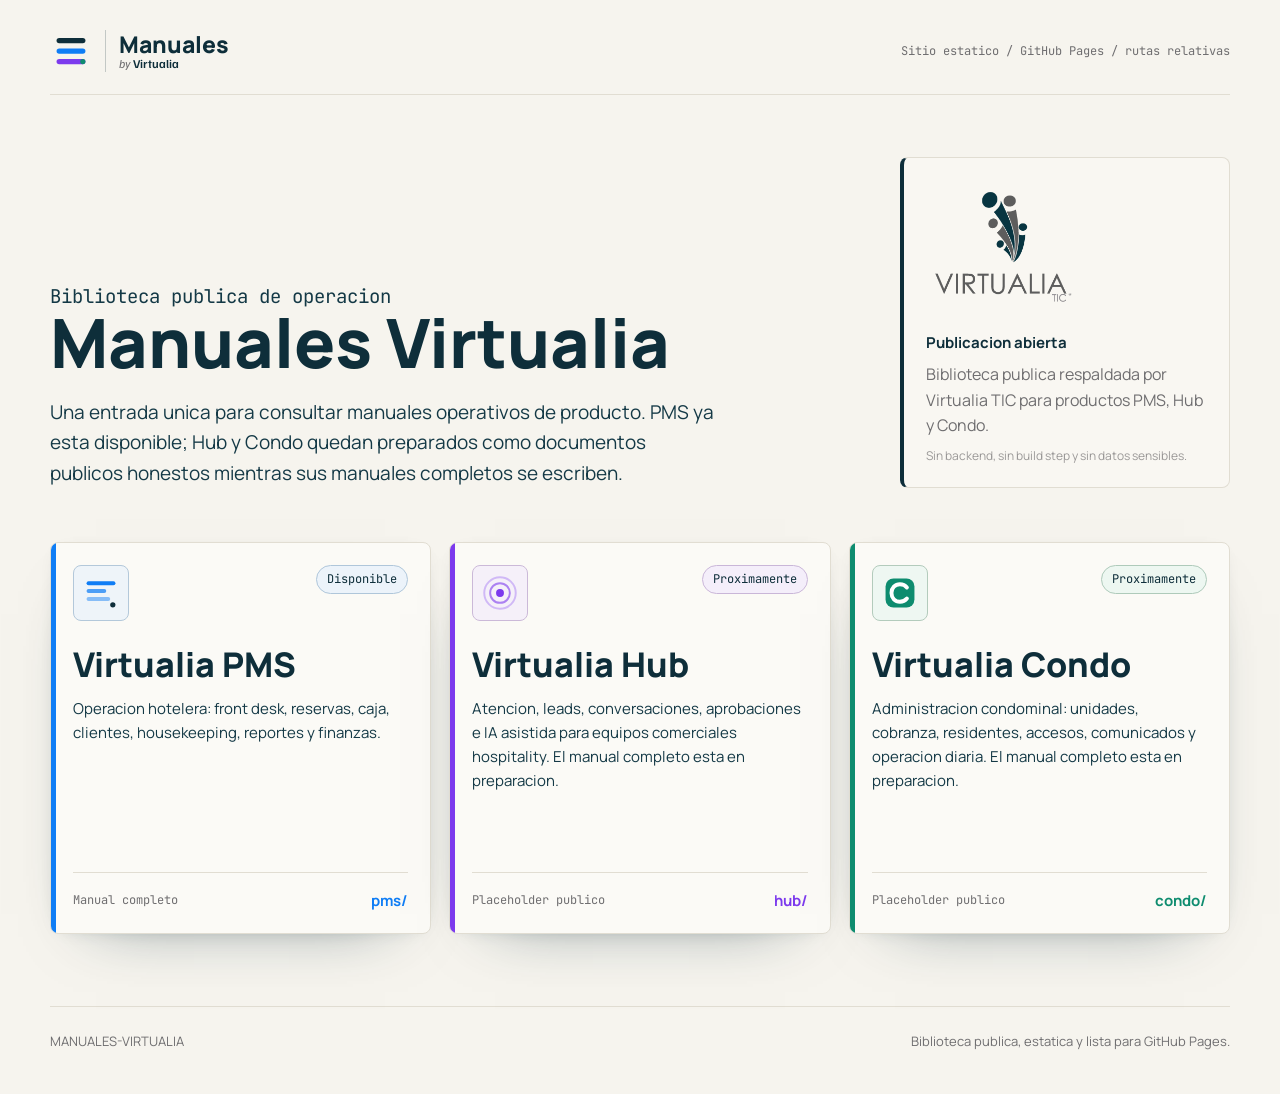
<file: index.html>
<!DOCTYPE html>
<html lang="es">
<head>
<meta charset="UTF-8" />
<meta name="viewport" content="width=device-width, initial-scale=1.0" />
<title>Manuales Virtualia</title>
<meta name="description" content="Biblioteca publica de manuales operativos para Virtualia PMS, Hub y Condo." />
<link rel="canonical" href="https://luexi.github.io/MANUALES-VIRTUALIA/" />
<meta property="og:type" content="website" />
<meta property="og:title" content="Manuales Virtualia" />
<meta property="og:description" content="Biblioteca publica de manuales operativos para Virtualia PMS, Hub y Condo." />
<meta property="og:url" content="https://luexi.github.io/MANUALES-VIRTUALIA/" />
<link rel="icon" type="image/svg+xml" href="assets/virtualia-mark.svg" />
<link rel="preconnect" href="https://fonts.googleapis.com" />
<link rel="preconnect" href="https://fonts.gstatic.com" crossorigin />
<link href="https://fonts.googleapis.com/css2?family=Manrope:wght@300;400;500;600;700;800&family=Familjen+Grotesk:ital,wght@0,400;0,500;0,600;1,400;1,500&family=JetBrains+Mono:wght@400;500;700&display=swap" rel="stylesheet" />
<link rel="stylesheet" href="assets/site.css" />
</head>
<body>
<a class="skip-link" href="#manuales">Saltar a manuales</a>
<div class="page">
  <header class="site-header" aria-label="Encabezado">
    <a class="brand-lockup" href="./" aria-label="Manuales by Virtualia">
      <img src="assets/virtualia-mark.svg" alt="" />
      <span class="brand-lockup__divider" aria-hidden="true"></span>
      <span class="brand-lockup__stack">
        <span class="brand-lockup__name">Manuales</span>
        <span class="brand-lockup__byline">by <strong>Virtualia</strong></span>
      </span>
    </a>
    <span class="site-meta">Sitio estatico / GitHub Pages / rutas relativas</span>
  </header>

  <main id="manuales">
    <section class="hero" aria-labelledby="page-title">
      <div>
        <p class="eyebrow">Biblioteca publica de operacion</p>
        <h1 id="page-title">Manuales Virtualia</h1>
        <p>Una entrada unica para consultar manuales operativos de producto. PMS ya esta disponible; Hub y Condo quedan preparados como documentos publicos honestos mientras sus manuales completos se escriben.</p>
      </div>
      <aside class="holding-endorsement" aria-label="Endoso institucional Virtualia TIC">
        <img class="holding-endorsement__logo" src="assets/virtualia-tic.png" alt="Virtualia TIC" />
        <span class="holding-endorsement__copy">
          <strong>Publicacion abierta</strong>
          <span>Biblioteca publica respaldada por Virtualia TIC para productos PMS, Hub y Condo.</span>
          <small>Sin backend, sin build step y sin datos sensibles.</small>
        </span>
      </aside>
    </section>

    <section class="manual-grid" aria-label="Selector de manuales">
      <a class="manual-card manual-card--pms" href="pms/" aria-label="Abrir manual de Virtualia PMS">
        <span class="manual-card__top">
          <span class="manual-card__mark"><img src="pms/img/pms-mark.svg" alt="" /></span>
          <span class="status">Disponible</span>
        </span>
        <span class="manual-card__body">
          <span>
            <h2>Virtualia PMS</h2>
            <p>Operacion hotelera: front desk, reservas, caja, clientes, housekeeping, reportes y finanzas.</p>
          </span>
          <span class="route"><span>Manual completo</span><strong>pms/</strong></span>
        </span>
      </a>

      <a class="manual-card manual-card--hub" href="hub/" aria-label="Abrir pagina de Virtualia Hub">
        <span class="manual-card__top">
          <span class="manual-card__mark"><img src="assets/hub-mark.svg" alt="" /></span>
          <span class="status">Proximamente</span>
        </span>
        <span class="manual-card__body">
          <span>
            <h2>Virtualia Hub</h2>
            <p>Atencion, leads, conversaciones, aprobaciones e IA asistida para equipos comerciales hospitality. El manual completo esta en preparacion.</p>
          </span>
          <span class="route"><span>Placeholder publico</span><strong>hub/</strong></span>
        </span>
      </a>

      <a class="manual-card manual-card--condo" href="condo/" aria-label="Abrir pagina de Virtualia Condo">
        <span class="manual-card__top">
          <span class="manual-card__mark"><img src="assets/condo-mark.svg" alt="" /></span>
          <span class="status">Proximamente</span>
        </span>
        <span class="manual-card__body">
          <span>
            <h2>Virtualia Condo</h2>
            <p>Administracion condominal: unidades, cobranza, residentes, accesos, comunicados y operacion diaria. El manual completo esta en preparacion.</p>
          </span>
          <span class="route"><span>Placeholder publico</span><strong>condo/</strong></span>
        </span>
      </a>
    </section>
  </main>

  <footer class="site-footer">
    <span>MANUALES-VIRTUALIA</span>
    <span>Biblioteca publica, estatica y lista para GitHub Pages.</span>
  </footer>
</div>
<script src="assets/site.js"></script>
</body>
</html>
</file>
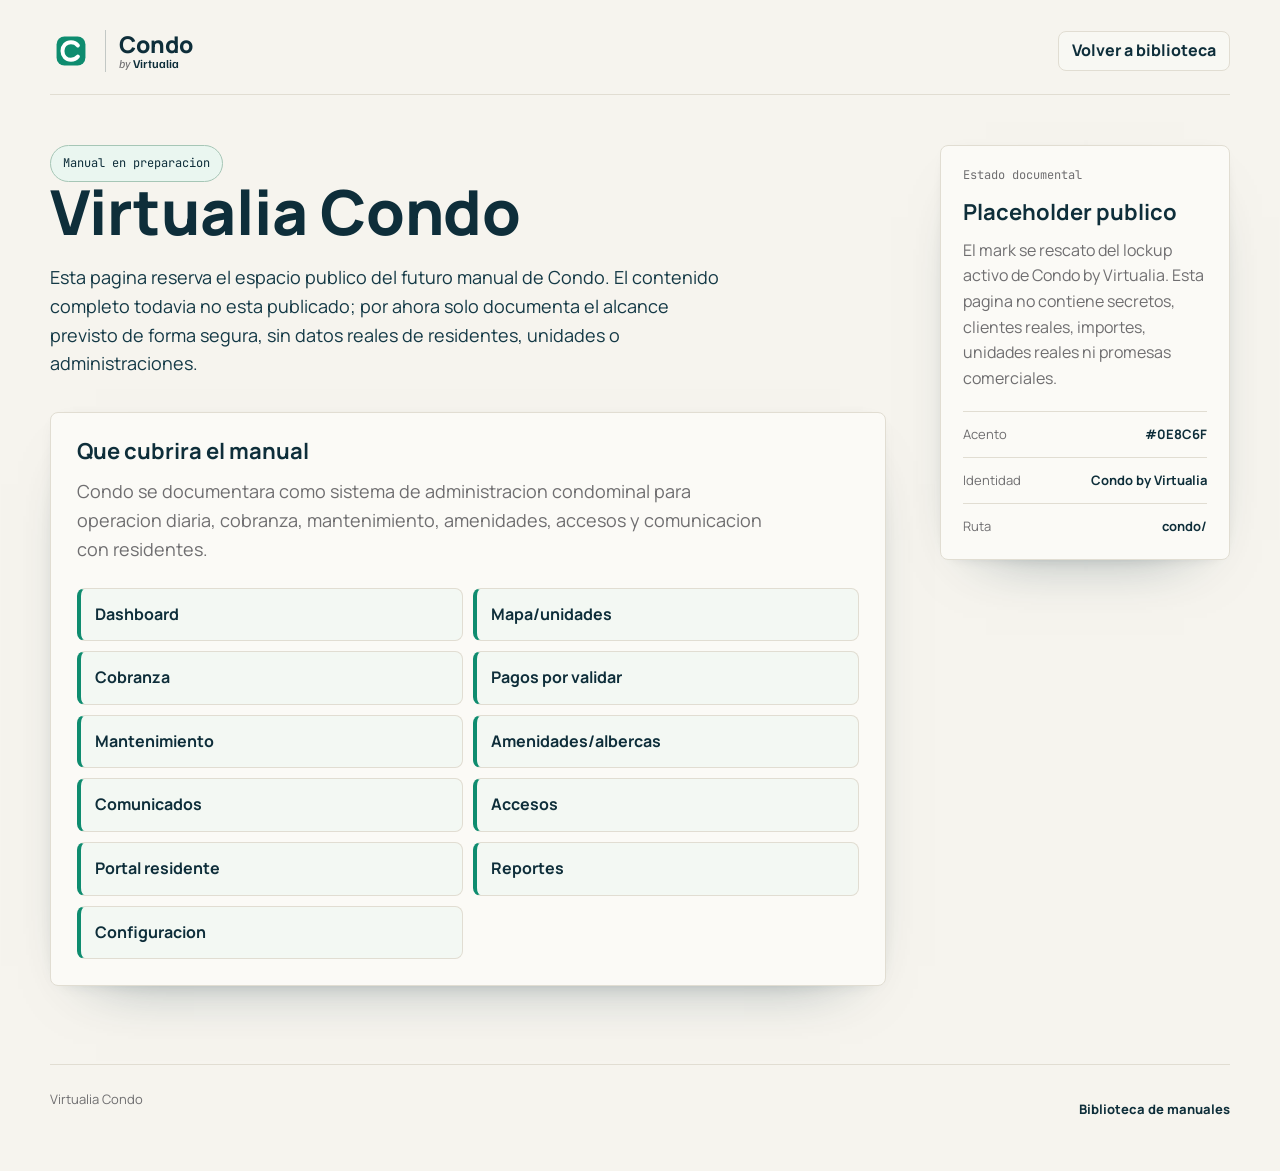
<file: condo/index.html>
<!DOCTYPE html>
<html lang="es">
<head>
<meta charset="UTF-8" />
<meta name="viewport" content="width=device-width, initial-scale=1.0" />
<title>Virtualia Condo | Manual en preparacion</title>
<meta name="description" content="Pagina publica de preparacion para el futuro manual operativo de Virtualia Condo." />
<link rel="canonical" href="https://luexi.github.io/MANUALES-VIRTUALIA/condo/" />
<meta property="og:type" content="website" />
<meta property="og:title" content="Virtualia Condo | Manual en preparacion" />
<meta property="og:description" content="Pagina publica de preparacion para el futuro manual operativo de Virtualia Condo." />
<meta property="og:url" content="https://luexi.github.io/MANUALES-VIRTUALIA/condo/" />
<link rel="icon" type="image/svg+xml" href="../assets/condo-mark.svg" />
<link rel="preconnect" href="https://fonts.googleapis.com" />
<link rel="preconnect" href="https://fonts.gstatic.com" crossorigin />
<link href="https://fonts.googleapis.com/css2?family=Manrope:wght@300;400;500;600;700;800&family=Familjen+Grotesk:ital,wght@0,400;0,500;0,600;1,400;1,500&family=JetBrains+Mono:wght@400;500;700&display=swap" rel="stylesheet" />
<link rel="stylesheet" href="../assets/site.css" />
</head>
<body data-product="condo">
<a class="skip-link" href="#contenido">Saltar a contenido</a>
<div class="page">
  <header class="manual-header" aria-label="Encabezado Condo">
    <a class="brand-lockup" href="../" aria-label="Condo by Virtualia">
      <img src="../assets/condo-mark.svg" alt="" />
      <span class="brand-lockup__divider" aria-hidden="true"></span>
      <span class="brand-lockup__stack">
        <span class="brand-lockup__name">Condo</span>
        <span class="brand-lockup__byline">by <strong>Virtualia</strong></span>
      </span>
    </a>
    <a class="top-link" href="../">Volver a biblioteca</a>
  </header>

  <main class="manual-main" id="contenido">
    <section class="manual-intro" aria-labelledby="condo-title">
      <span class="status-large">Manual en preparacion</span>
      <h1 id="condo-title">Virtualia Condo</h1>
      <p>Esta pagina reserva el espacio publico del futuro manual de Condo. El contenido completo todavia no esta publicado; por ahora solo documenta el alcance previsto de forma segura, sin datos reales de residentes, unidades o administraciones.</p>

      <div class="manual-panel">
        <h2>Que cubrira el manual</h2>
        <p>Condo se documentara como sistema de administracion condominal para operacion diaria, cobranza, mantenimiento, amenidades, accesos y comunicacion con residentes.</p>
        <ul class="module-list" aria-label="Modulos futuros de Condo">
          <li>Dashboard</li>
          <li>Mapa/unidades</li>
          <li>Cobranza</li>
          <li>Pagos por validar</li>
          <li>Mantenimiento</li>
          <li>Amenidades/albercas</li>
          <li>Comunicados</li>
          <li>Accesos</li>
          <li>Portal residente</li>
          <li>Reportes</li>
          <li>Configuracion</li>
        </ul>
      </div>
    </section>

    <aside class="side-panel" aria-label="Estado Condo">
      <p class="kicker">Estado documental</p>
      <h2>Placeholder publico</h2>
      <p>El mark se rescato del lockup activo de Condo by Virtualia. Esta pagina no contiene secretos, clientes reales, importes, unidades reales ni promesas comerciales.</p>
      <div class="facts">
        <div class="fact"><span>Acento</span><strong>#0E8C6F</strong></div>
        <div class="fact"><span>Identidad</span><strong>Condo by Virtualia</strong></div>
        <div class="fact"><span>Ruta</span><strong>condo/</strong></div>
      </div>
    </aside>
  </main>

  <footer class="site-footer">
    <span>Virtualia Condo</span>
    <a class="text-link" href="../">Biblioteca de manuales</a>
  </footer>
</div>
<script src="../assets/site.js"></script>
</body>
</html>
</file>
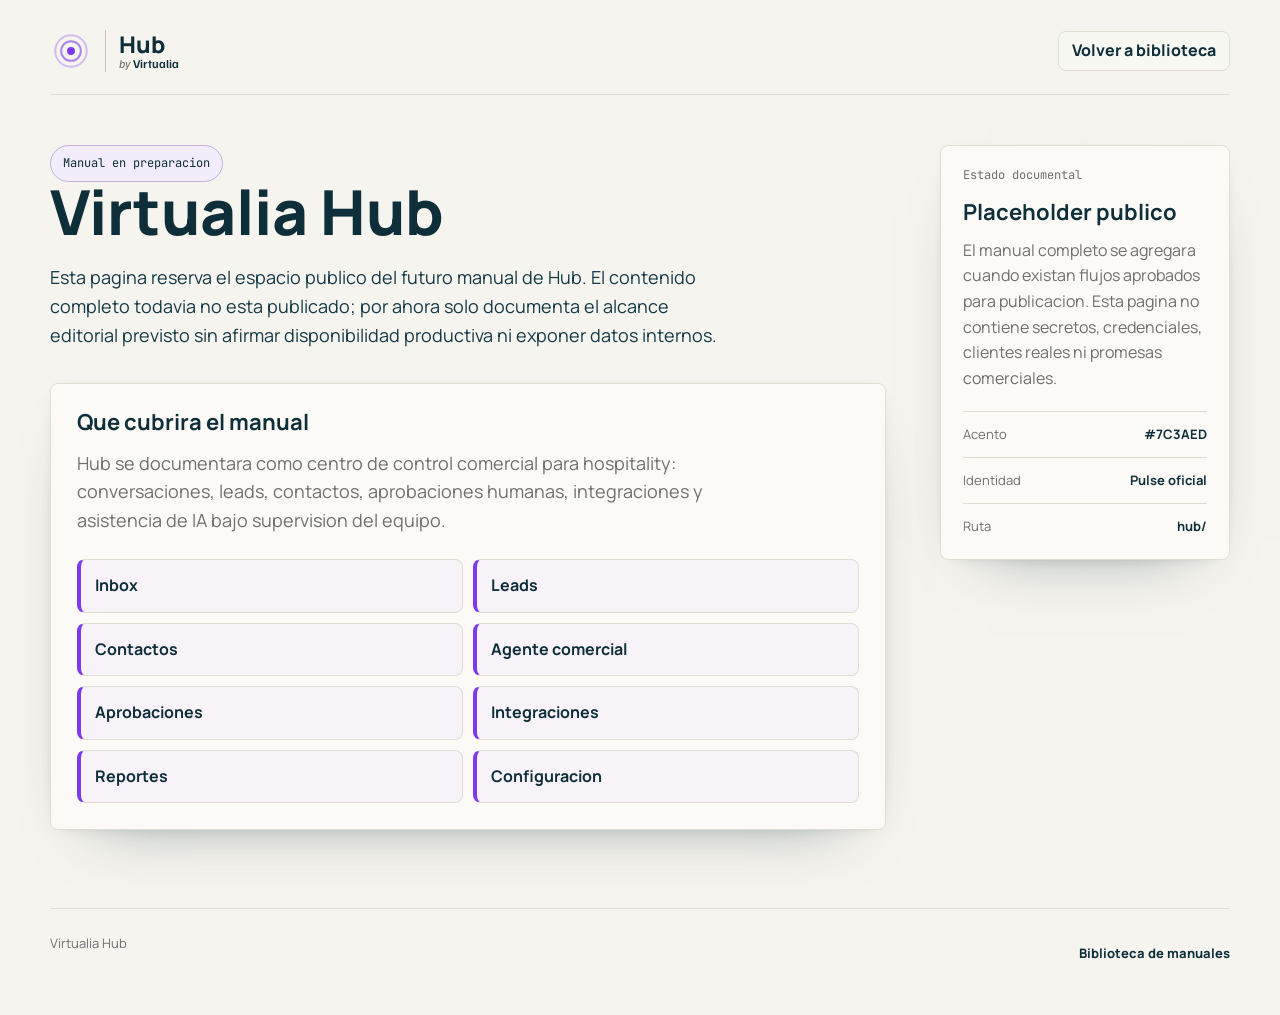
<file: hub/index.html>
<!DOCTYPE html>
<html lang="es">
<head>
<meta charset="UTF-8" />
<meta name="viewport" content="width=device-width, initial-scale=1.0" />
<title>Virtualia Hub | Manual en preparacion</title>
<meta name="description" content="Pagina publica de preparacion para el futuro manual operativo de Virtualia Hub." />
<link rel="canonical" href="https://luexi.github.io/MANUALES-VIRTUALIA/hub/" />
<meta property="og:type" content="website" />
<meta property="og:title" content="Virtualia Hub | Manual en preparacion" />
<meta property="og:description" content="Pagina publica de preparacion para el futuro manual operativo de Virtualia Hub." />
<meta property="og:url" content="https://luexi.github.io/MANUALES-VIRTUALIA/hub/" />
<link rel="icon" type="image/svg+xml" href="../assets/hub-mark.svg" />
<link rel="preconnect" href="https://fonts.googleapis.com" />
<link rel="preconnect" href="https://fonts.gstatic.com" crossorigin />
<link href="https://fonts.googleapis.com/css2?family=Manrope:wght@300;400;500;600;700;800&family=Familjen+Grotesk:ital,wght@0,400;0,500;0,600;1,400;1,500&family=JetBrains+Mono:wght@400;500;700&display=swap" rel="stylesheet" />
<link rel="stylesheet" href="../assets/site.css" />
</head>
<body data-product="hub">
<a class="skip-link" href="#contenido">Saltar a contenido</a>
<div class="page">
  <header class="manual-header" aria-label="Encabezado Hub">
    <a class="brand-lockup" href="../" aria-label="Hub by Virtualia">
      <img src="../assets/hub-mark.svg" alt="" />
      <span class="brand-lockup__divider" aria-hidden="true"></span>
      <span class="brand-lockup__stack">
        <span class="brand-lockup__name">Hub</span>
        <span class="brand-lockup__byline">by <strong>Virtualia</strong></span>
      </span>
    </a>
    <a class="top-link" href="../">Volver a biblioteca</a>
  </header>

  <main class="manual-main" id="contenido">
    <section class="manual-intro" aria-labelledby="hub-title">
      <span class="status-large">Manual en preparacion</span>
      <h1 id="hub-title">Virtualia Hub</h1>
      <p>Esta pagina reserva el espacio publico del futuro manual de Hub. El contenido completo todavia no esta publicado; por ahora solo documenta el alcance editorial previsto sin afirmar disponibilidad productiva ni exponer datos internos.</p>

      <div class="manual-panel">
        <h2>Que cubrira el manual</h2>
        <p>Hub se documentara como centro de control comercial para hospitality: conversaciones, leads, contactos, aprobaciones humanas, integraciones y asistencia de IA bajo supervision del equipo.</p>
        <ul class="module-list" aria-label="Modulos futuros de Hub">
          <li>Inbox</li>
          <li>Leads</li>
          <li>Contactos</li>
          <li>Agente comercial</li>
          <li>Aprobaciones</li>
          <li>Integraciones</li>
          <li>Reportes</li>
          <li>Configuracion</li>
        </ul>
      </div>
    </section>

    <aside class="side-panel" aria-label="Estado Hub">
      <p class="kicker">Estado documental</p>
      <h2>Placeholder publico</h2>
      <p>El manual completo se agregara cuando existan flujos aprobados para publicacion. Esta pagina no contiene secretos, credenciales, clientes reales ni promesas comerciales.</p>
      <div class="facts">
        <div class="fact"><span>Acento</span><strong>#7C3AED</strong></div>
        <div class="fact"><span>Identidad</span><strong>Pulse oficial</strong></div>
        <div class="fact"><span>Ruta</span><strong>hub/</strong></div>
      </div>
    </aside>
  </main>

  <footer class="site-footer">
    <span>Virtualia Hub</span>
    <a class="text-link" href="../">Biblioteca de manuales</a>
  </footer>
</div>
<script src="../assets/site.js"></script>
</body>
</html>
</file>
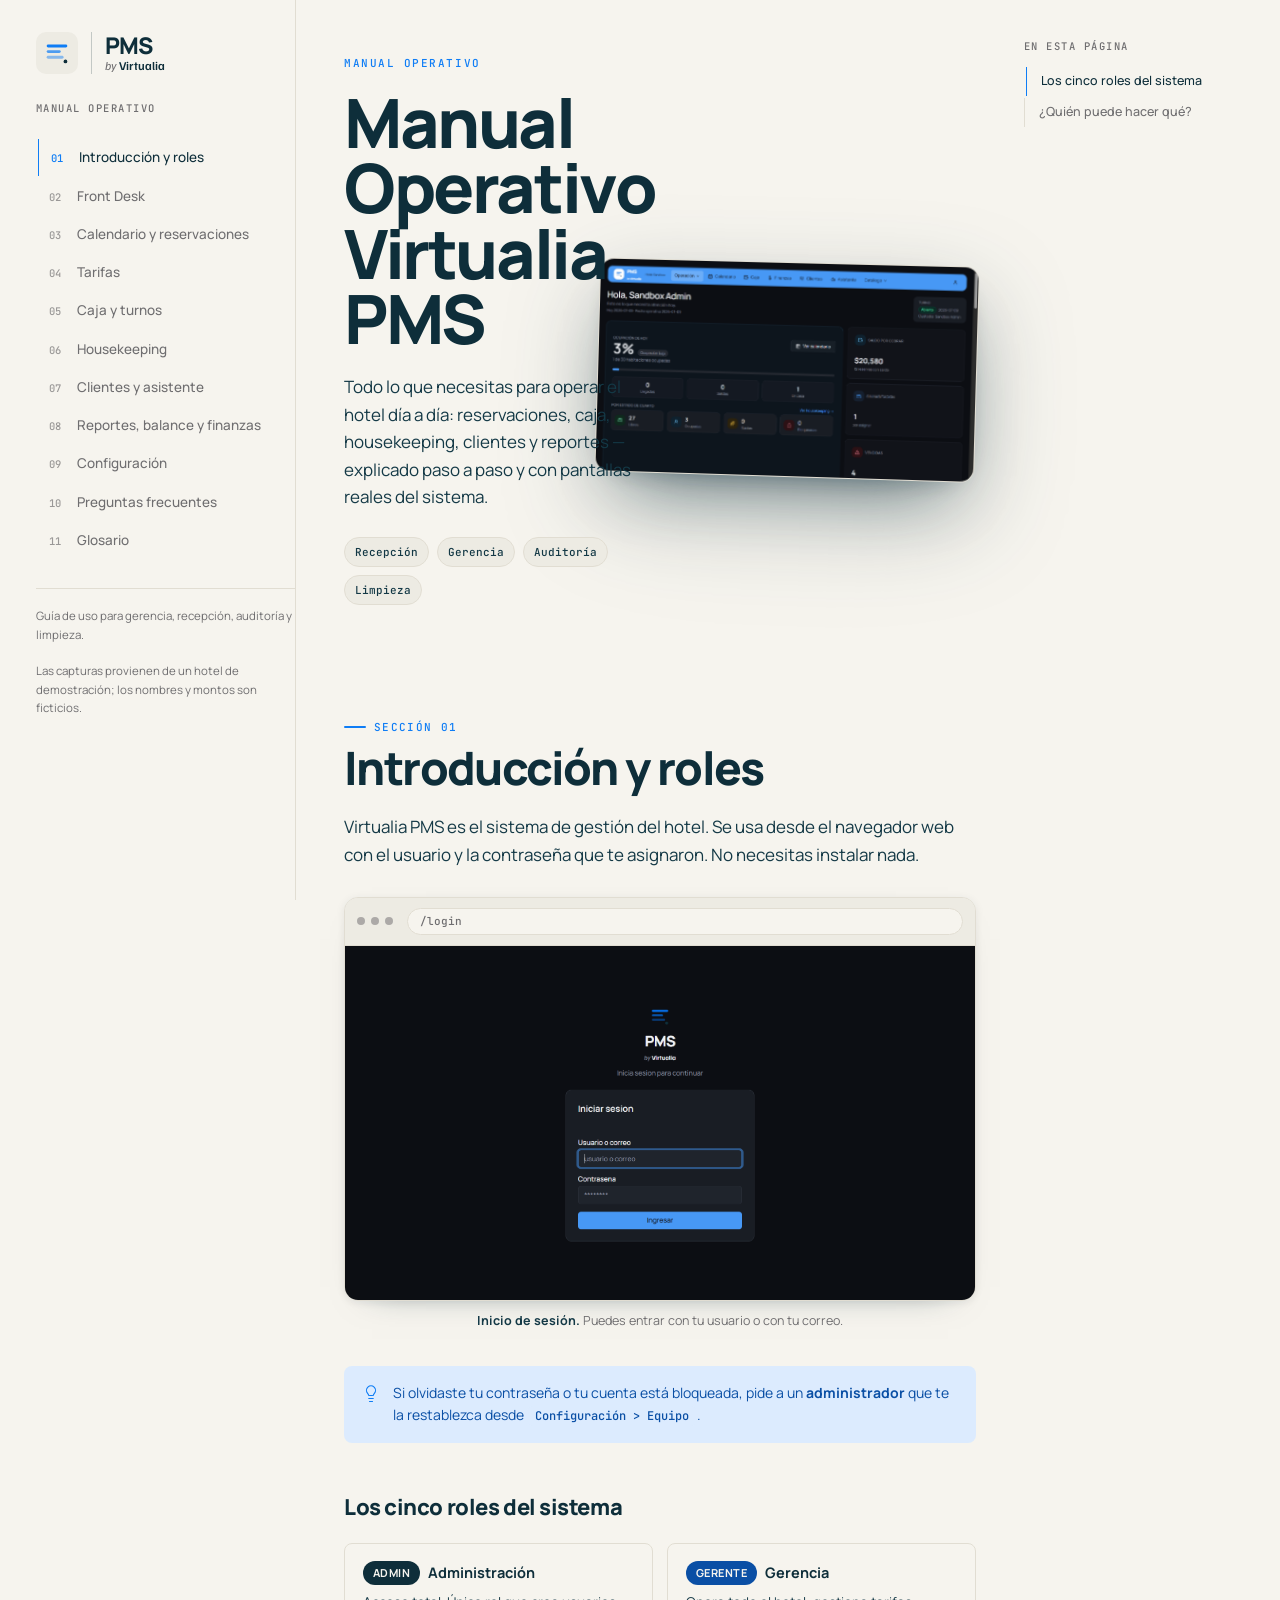
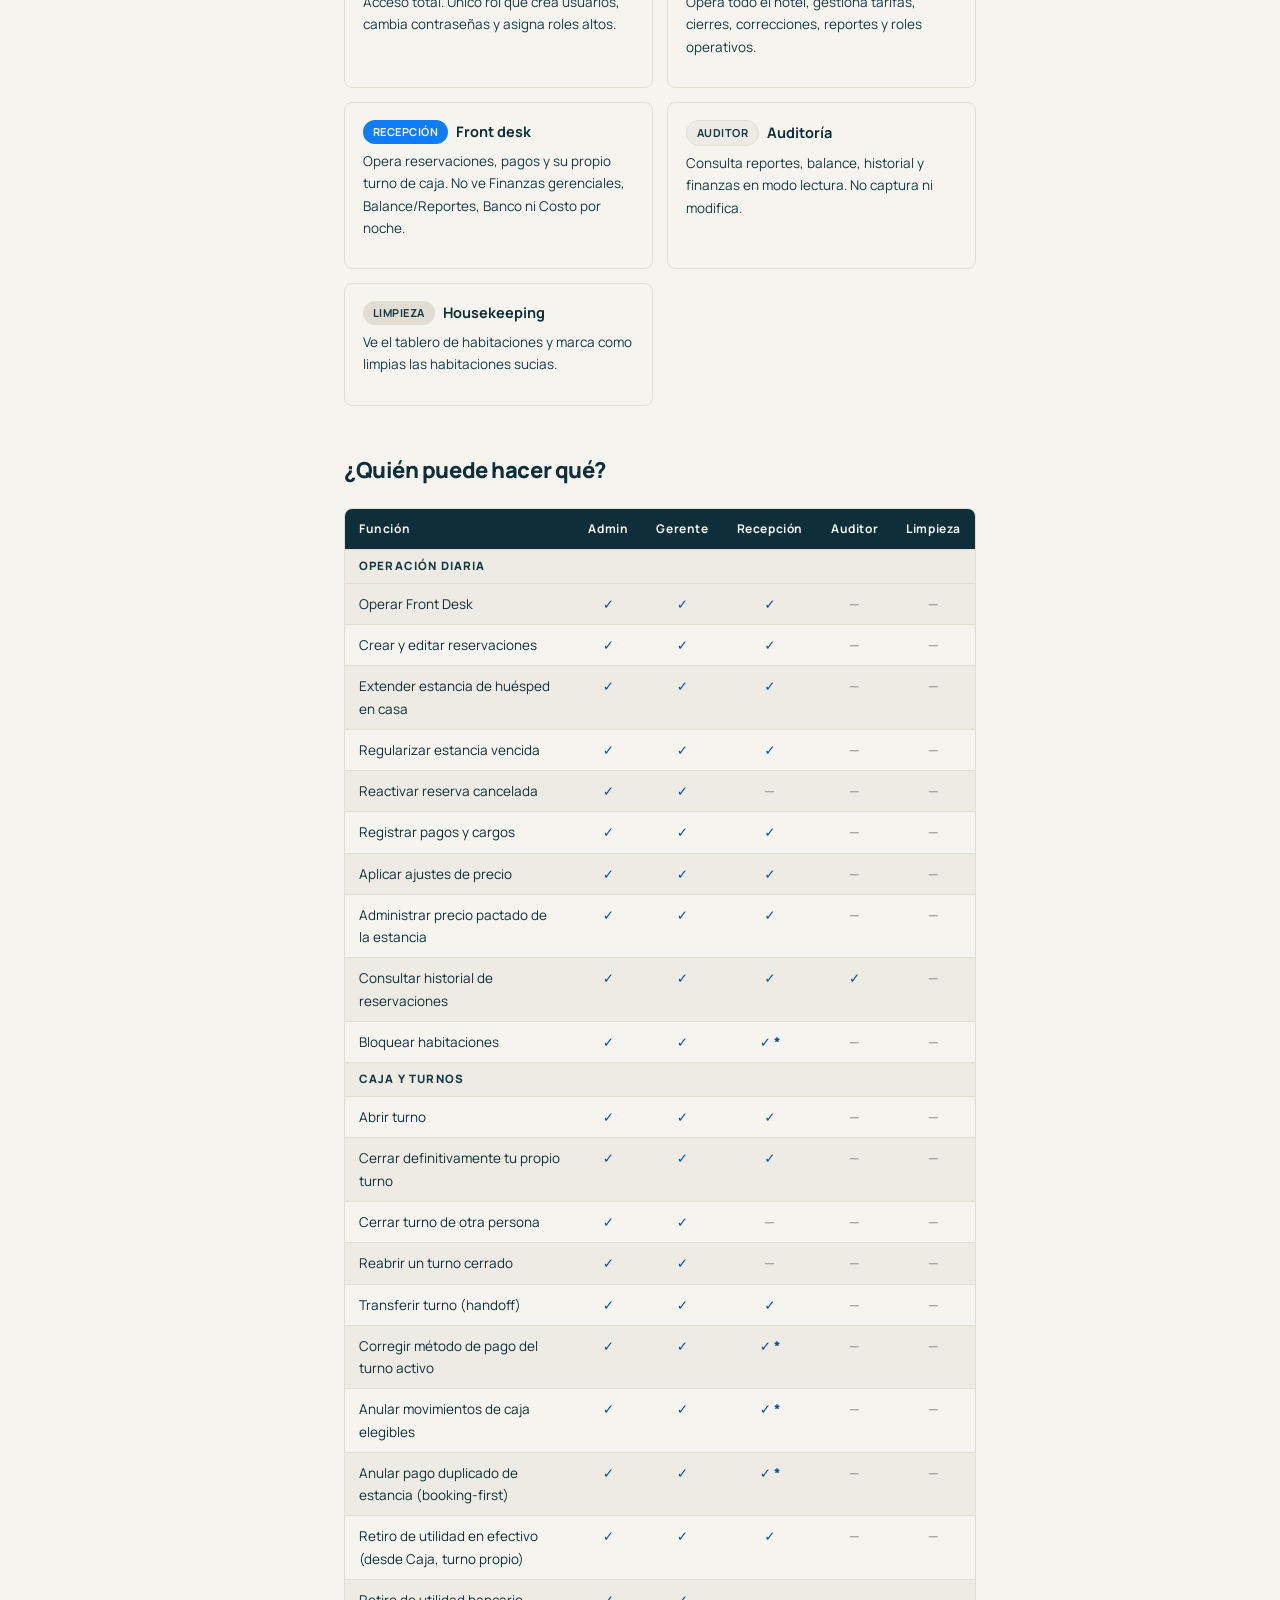
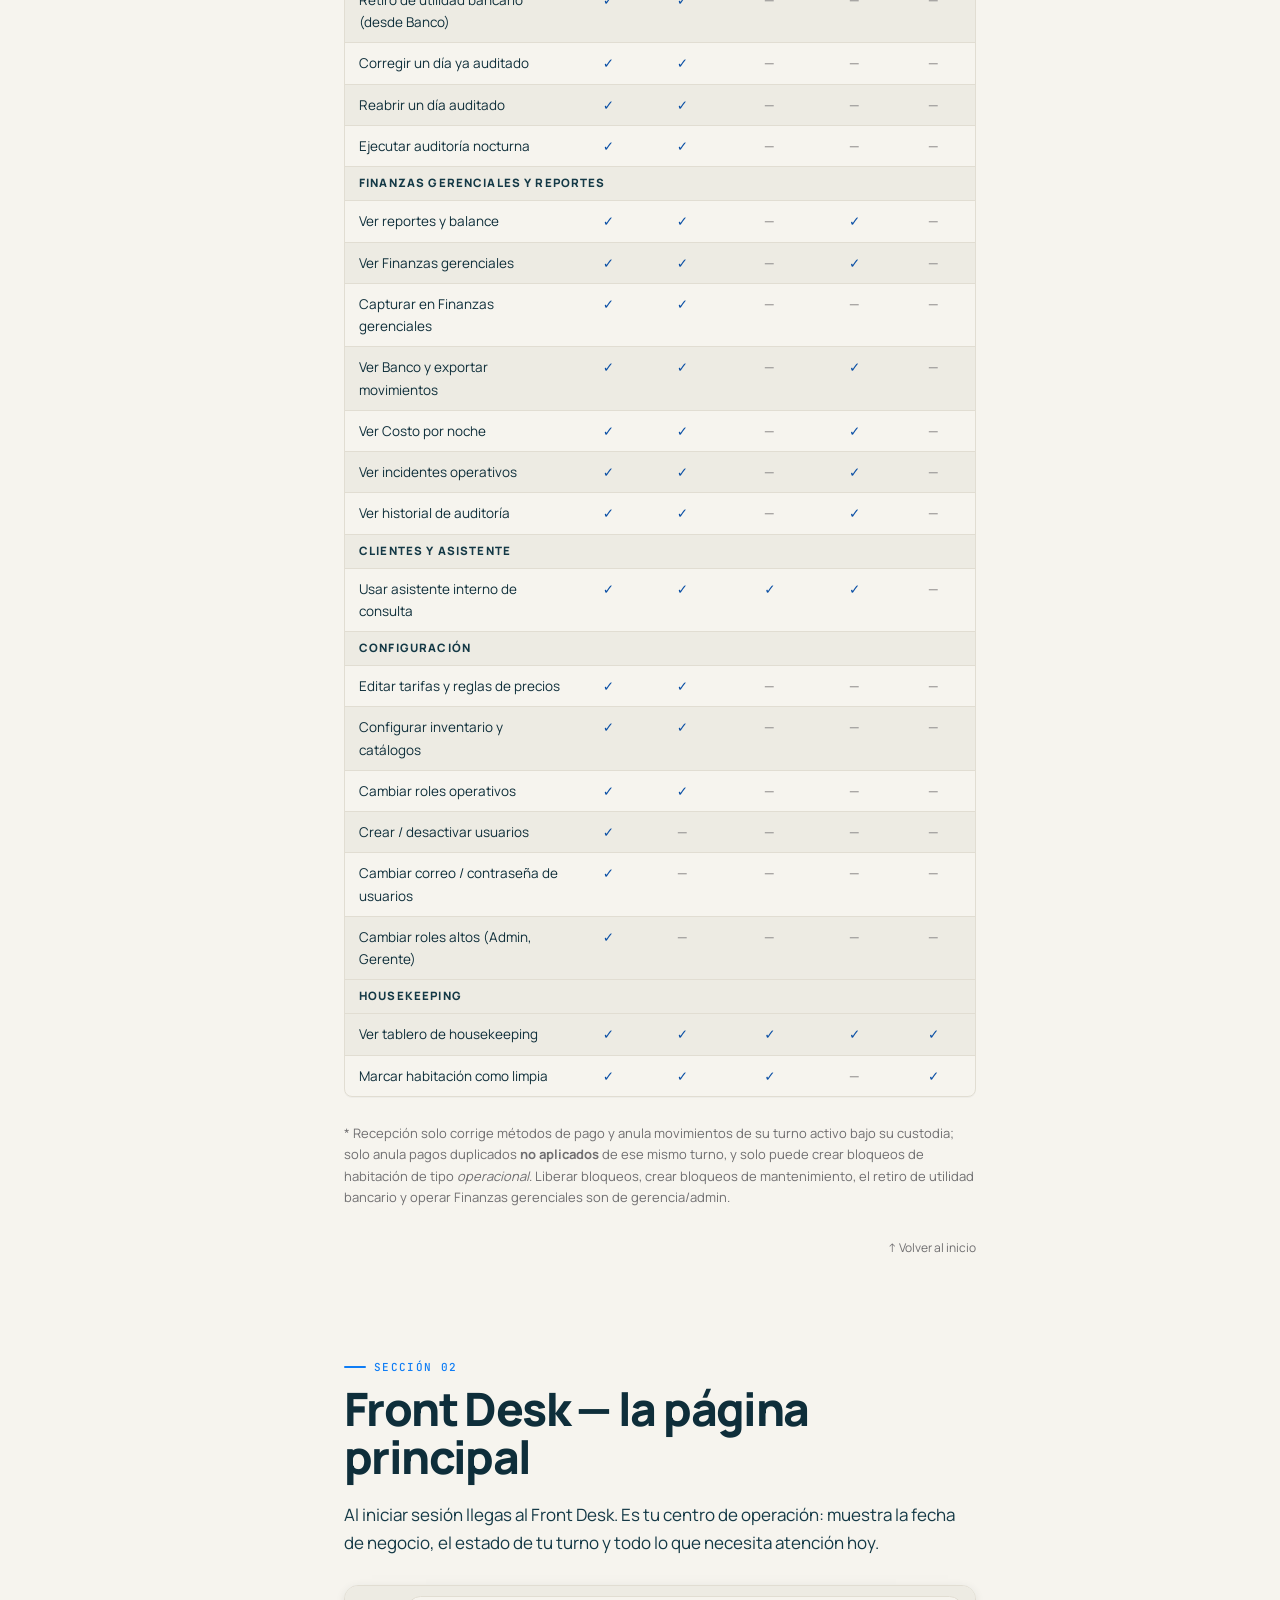
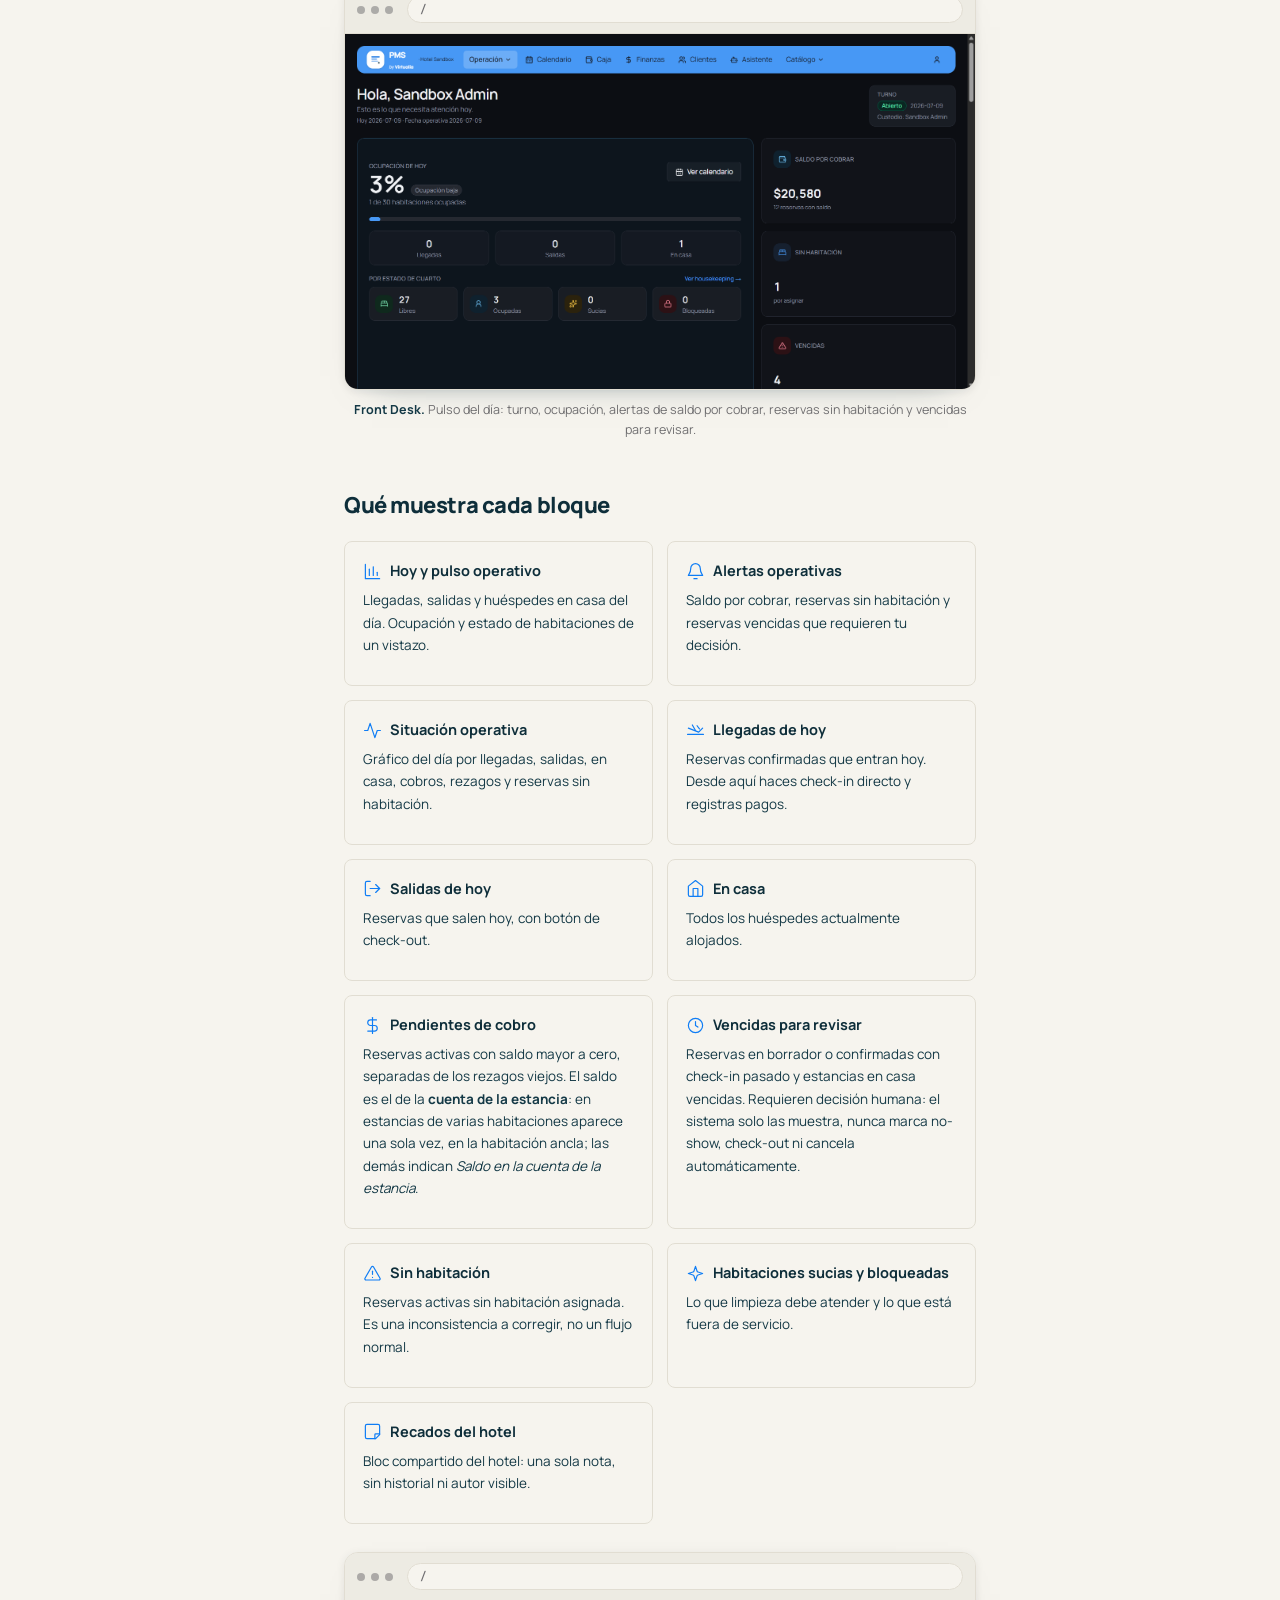
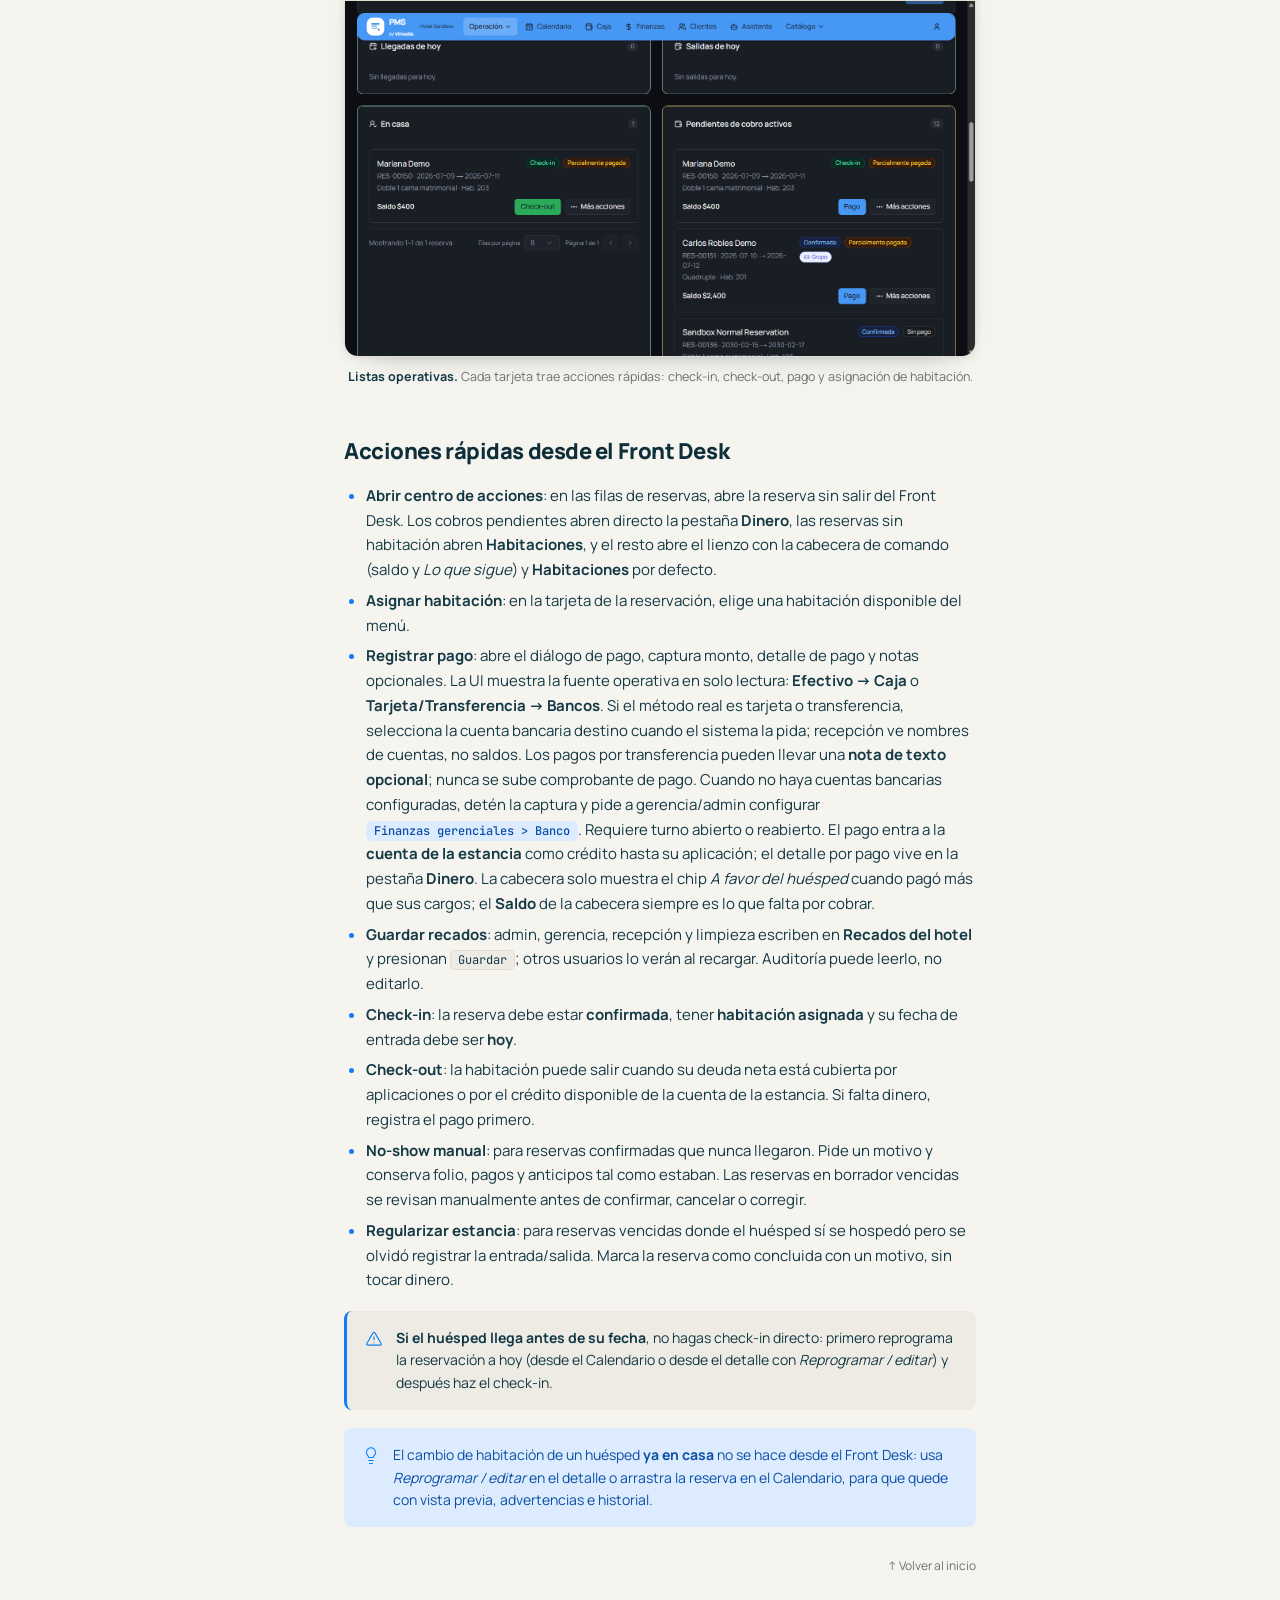
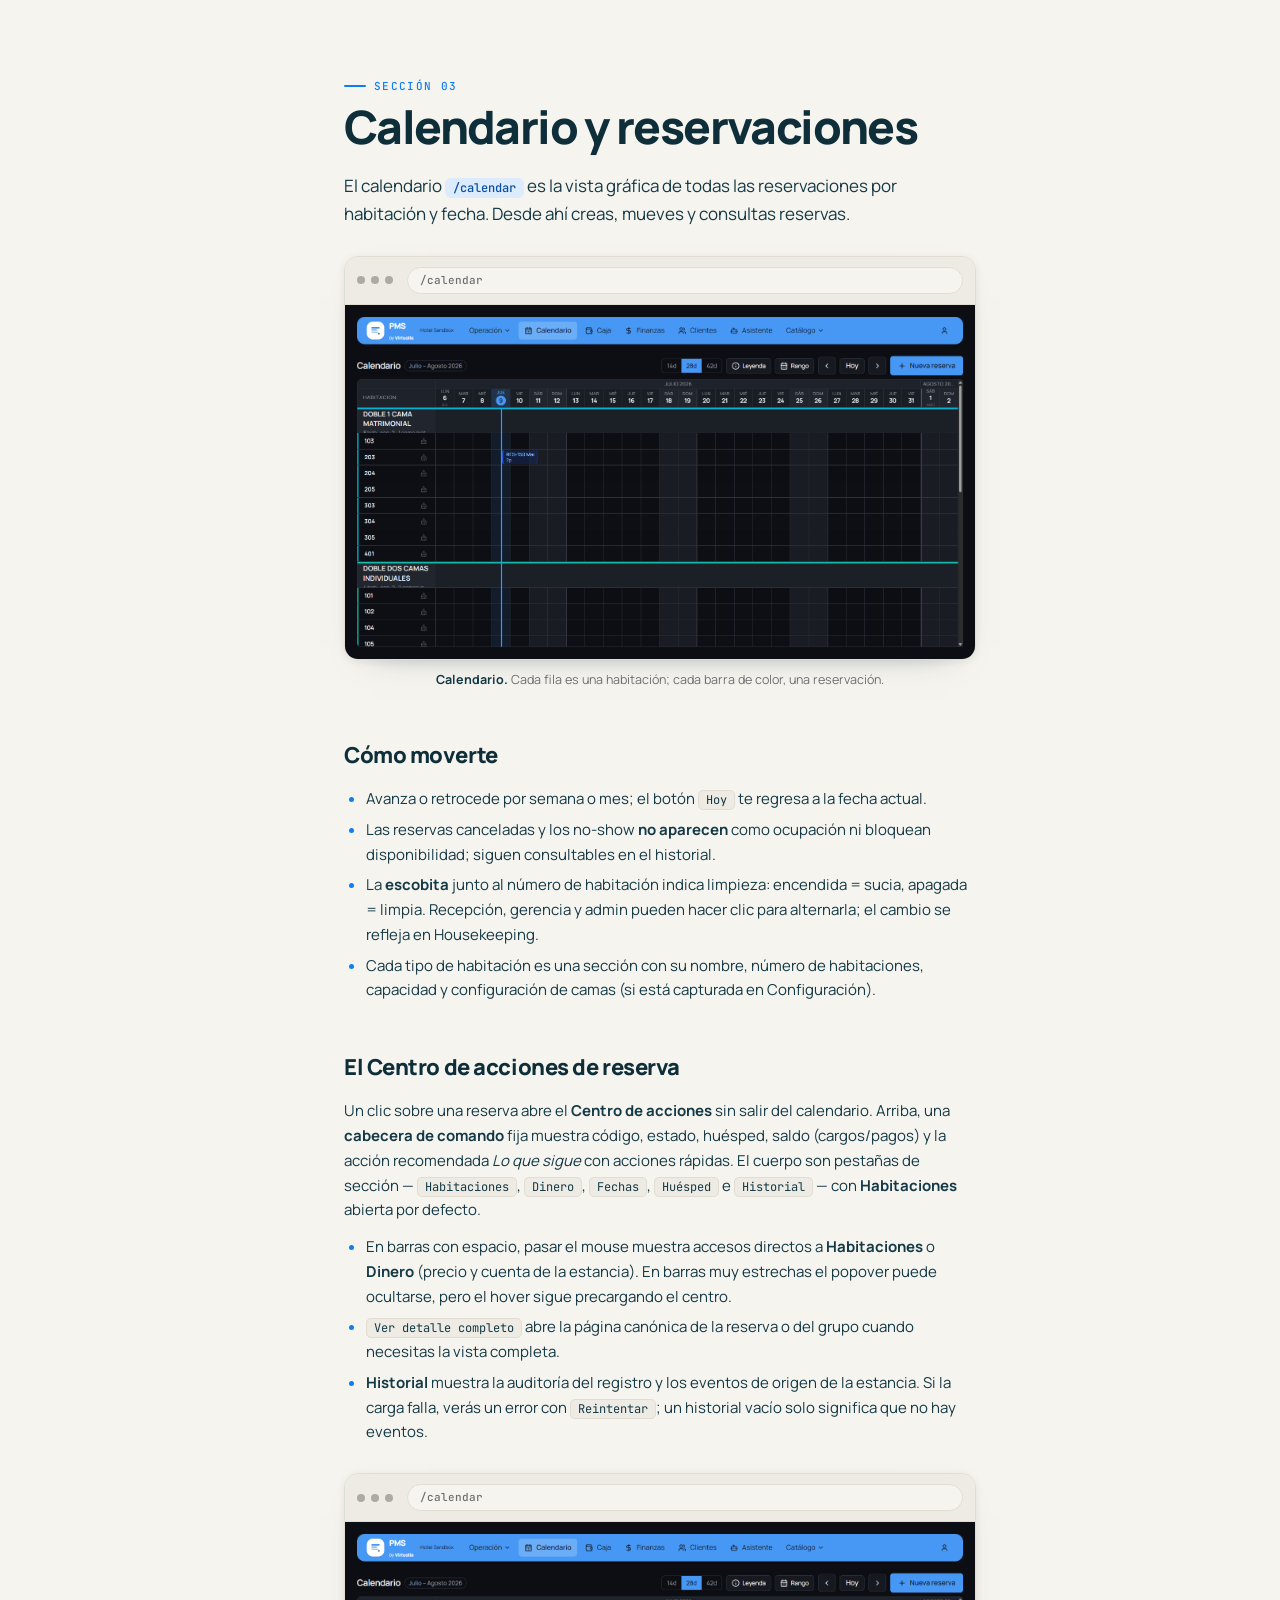
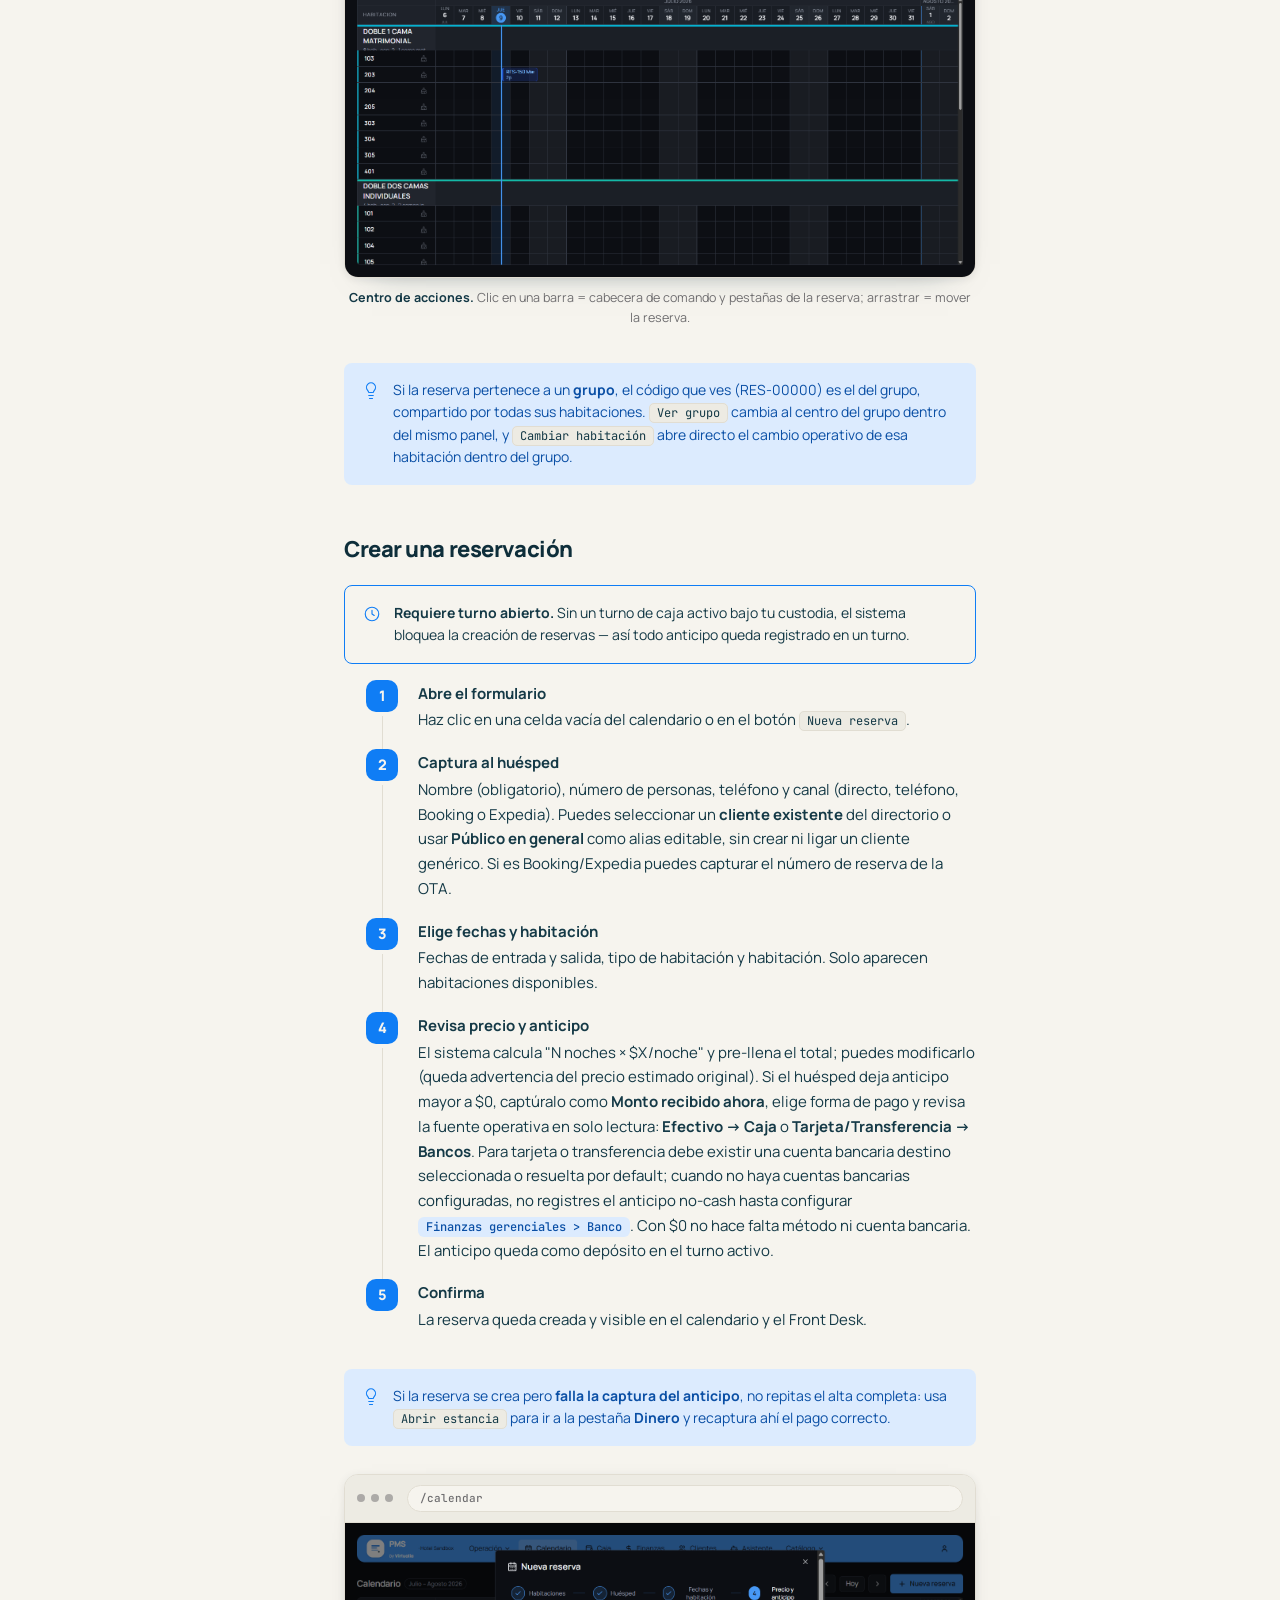
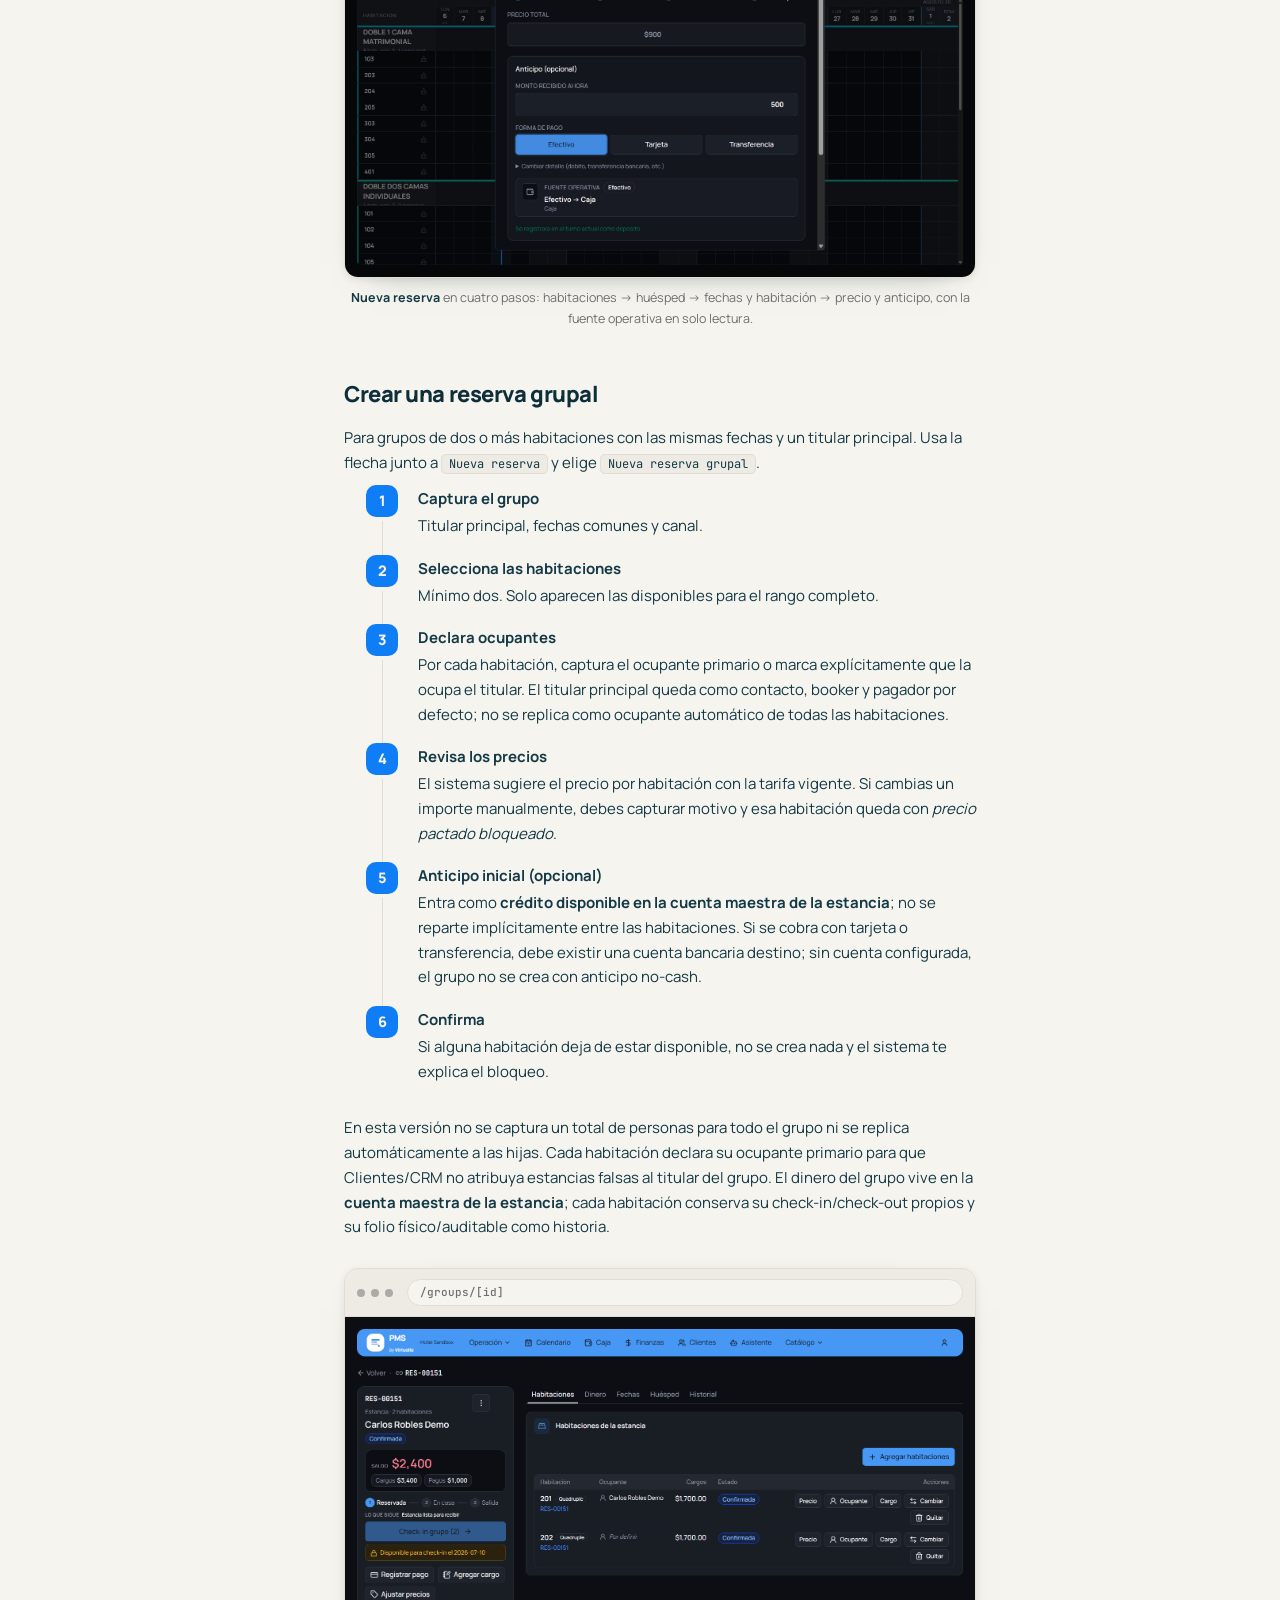
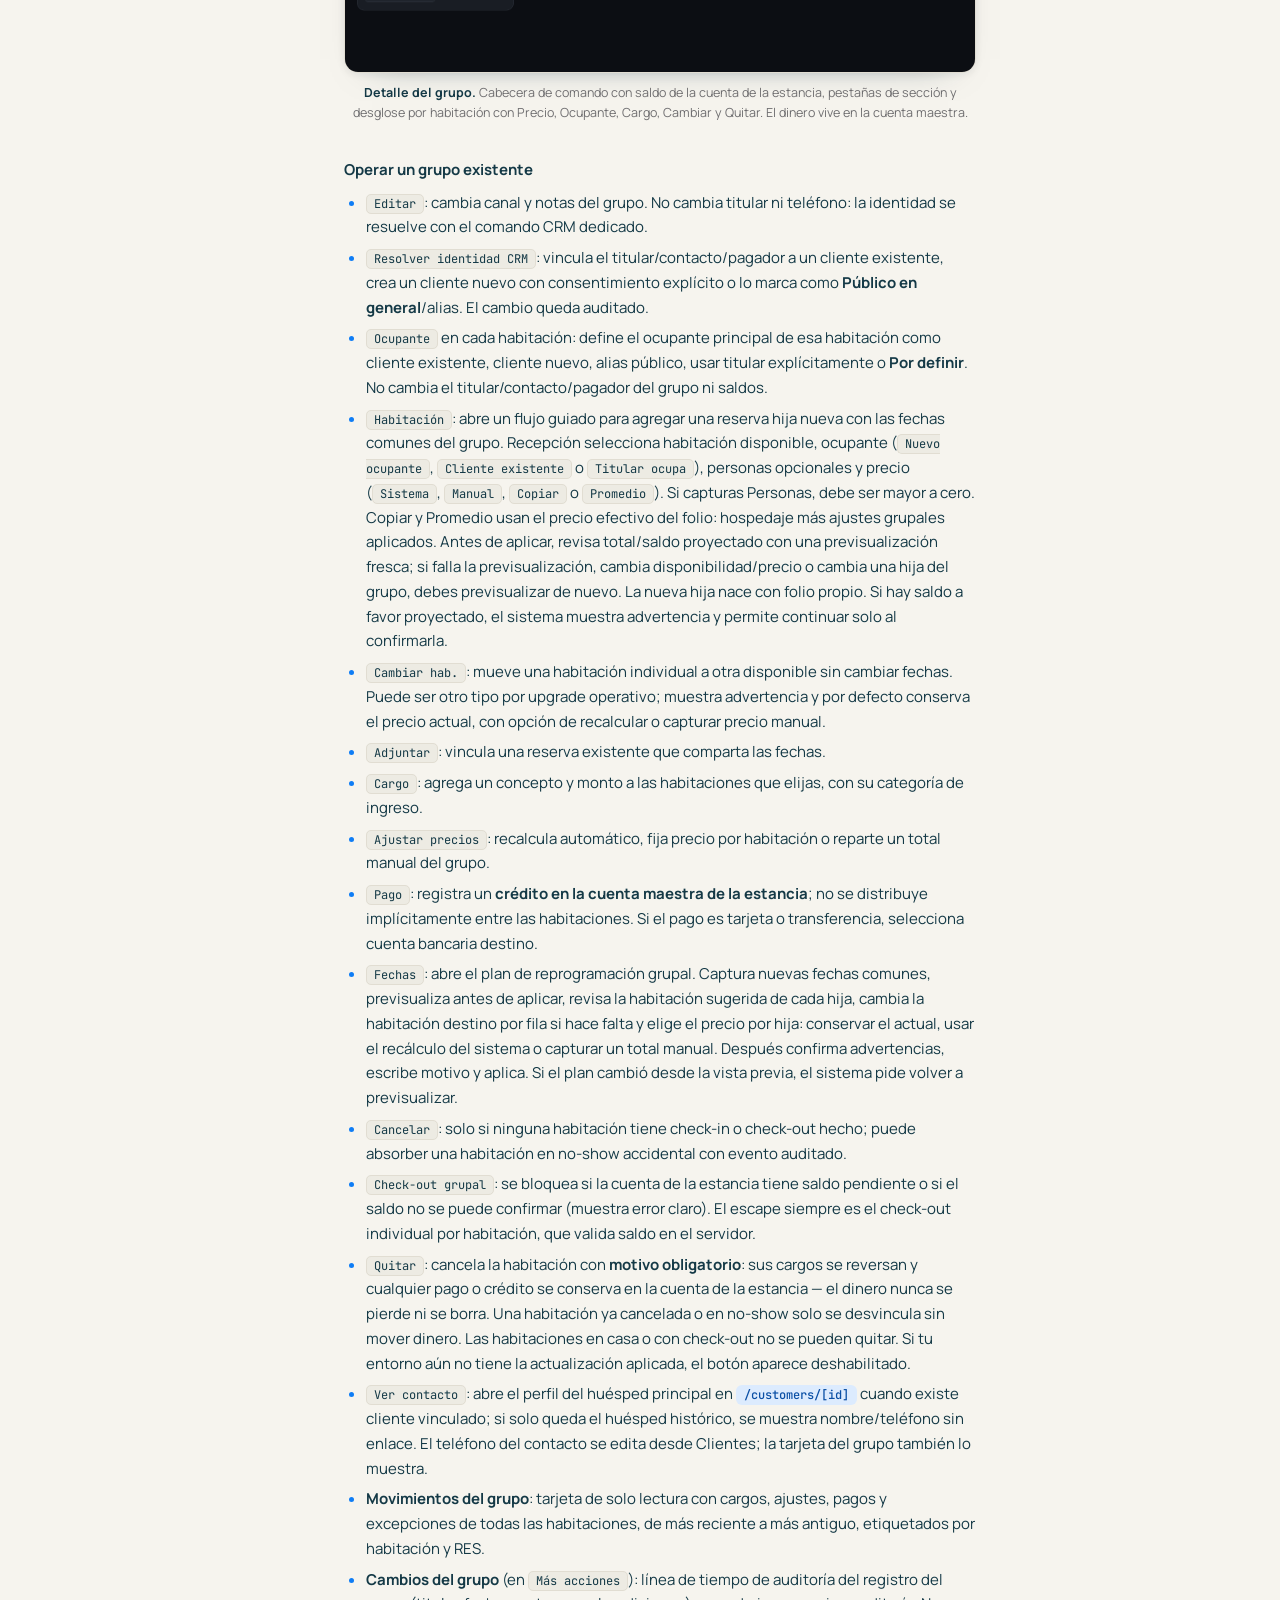
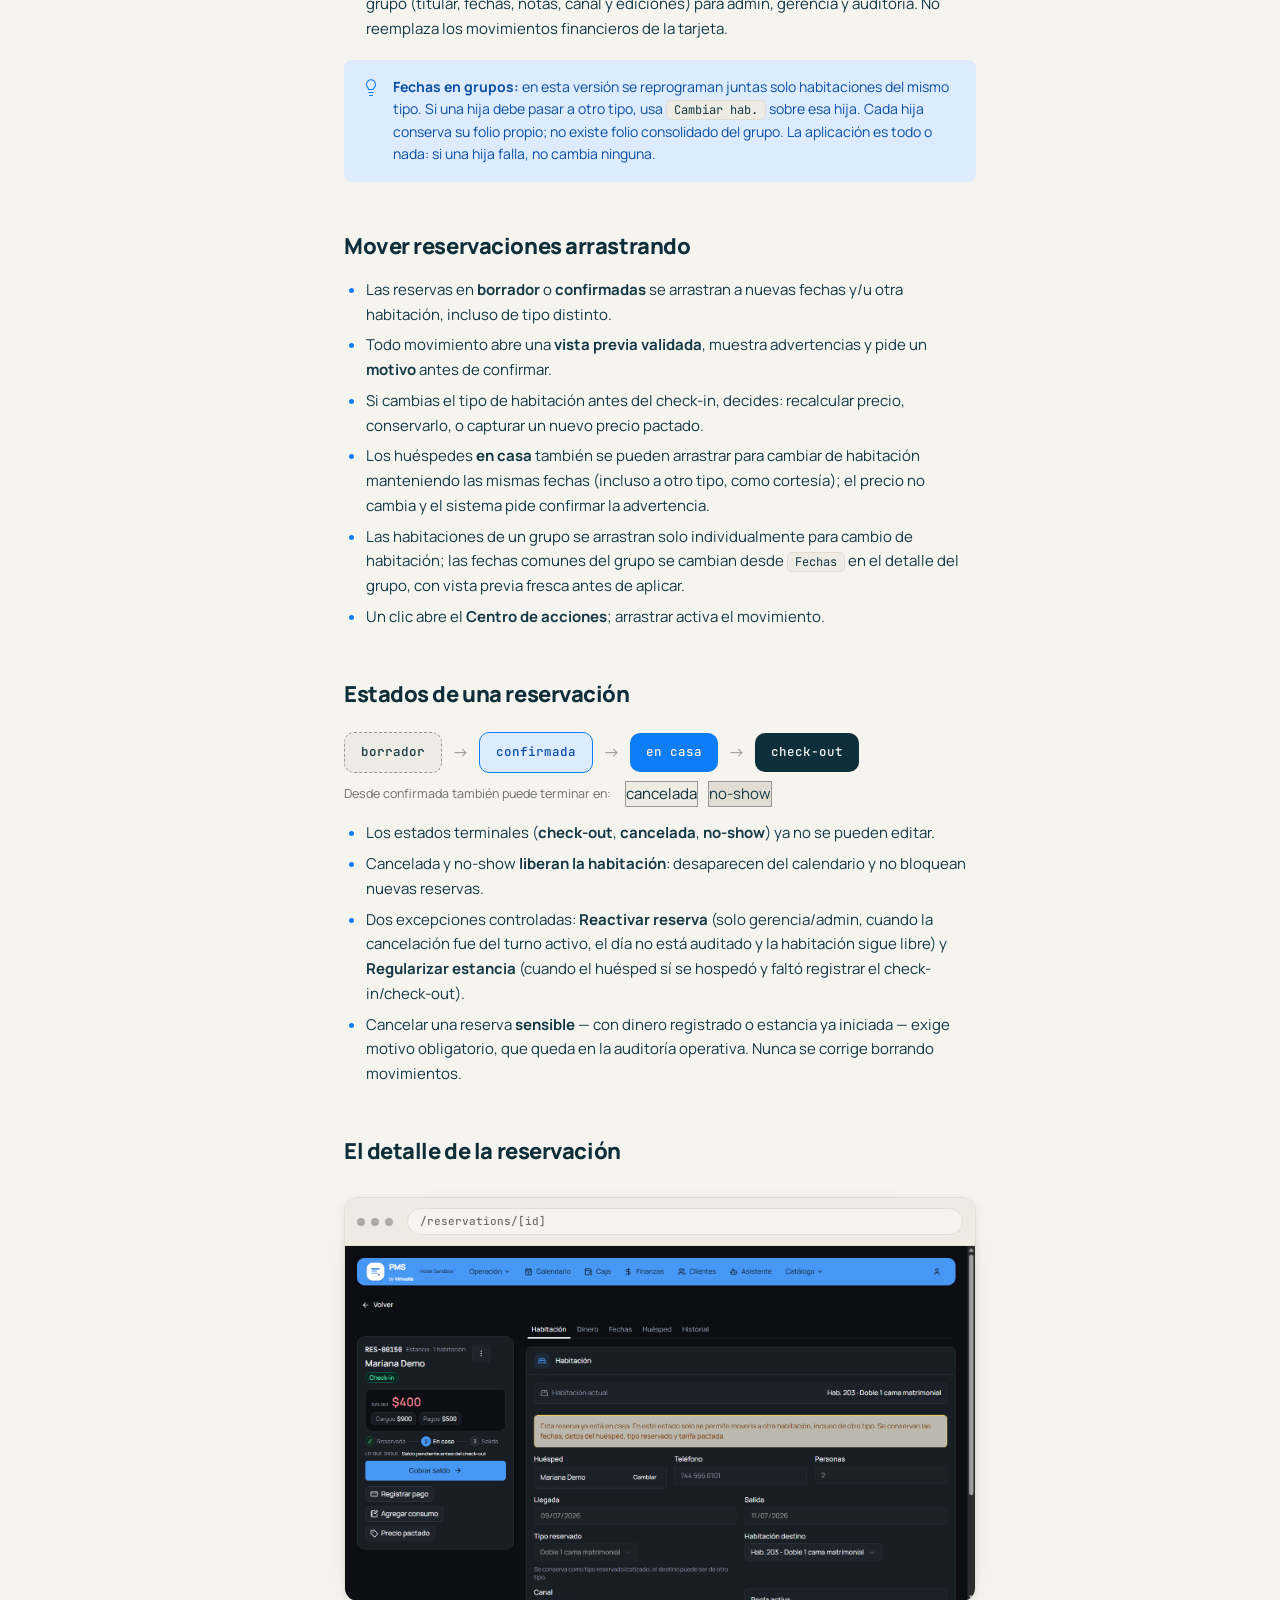
<file: pms/index.html>
<!DOCTYPE html>
<html lang="es">
<head>
<meta charset="UTF-8" />
<meta name="viewport" content="width=device-width, initial-scale=1.0" />
<title>Manual Operativo · Virtualia PMS</title>
<meta name="description" content="Manual operativo publico de Virtualia PMS para hoteles: reservaciones, front desk, caja, housekeeping, clientes, reportes, finanzas y configuracion." />
<link rel="canonical" href="https://luexi.github.io/MANUALES-VIRTUALIA/pms/" />
<meta property="og:type" content="website" />
<meta property="og:title" content="Manual Operativo · Virtualia PMS" />
<meta property="og:description" content="Guia publica del PMS hotelero Virtualia: operacion diaria, roles, capturas y flujos principales para equipos de hotel." />
<meta property="og:url" content="https://luexi.github.io/MANUALES-VIRTUALIA/pms/" />
<meta property="og:image" content="https://luexi.github.io/MANUALES-VIRTUALIA/pms/img/02-frontdesk.png" />
<link rel="icon" type="image/svg+xml" href="img/pms-mark.svg" />
<link rel="preconnect" href="https://fonts.googleapis.com" />
<link rel="preconnect" href="https://fonts.gstatic.com" crossorigin />
<link href="https://fonts.googleapis.com/css2?family=Manrope:wght@300;400;500;600;700;800&family=Familjen+Grotesk:ital,wght@0,400;0,500;0,600;1,400;1,500&family=JetBrains+Mono:wght@400;500;700&display=swap" rel="stylesheet" />
<style>
:root {
  --ink: #0E2E3A;
  --ink-2: #143946;
  --stone: #6F6E70;
  --stone-2: #9A9897;
  --paper: #F6F4EE;
  --paper-2: #EDEBE3;
  --mist: #E1DDD2;
  --azure: #0F7DF5;
  --azure-deep: #0A4FA5;
  --azure-soft: #DCEBFE;
  --border: var(--mist);
  --radius: 8px;
  --shadow-soft: 0 14px 35px -28px rgba(14, 46, 58, .52), 0 2px 10px rgba(14, 46, 58, .08);
  --shadow-deep: 0 34px 70px -42px rgba(14, 46, 58, .72), 0 10px 26px -18px rgba(14, 46, 58, .44);
  --font-display: "Manrope", system-ui, sans-serif;
  --font-byline: "Familjen Grotesk", "Manrope", serif;
  --font-mono: "JetBrains Mono", ui-monospace, monospace;
}

* { box-sizing: border-box; margin: 0; padding: 0; }

html { scroll-behavior: smooth; scroll-padding-top: 24px; }

body {
  font-family: var(--font-display);
  font-size: 15px;
  font-weight: 400;
  line-height: 1.65;
  color: var(--ink);
  background: var(--paper);
}
body.lightbox-open { overflow: hidden; }

/* ============ Layout ============ */
.layout {
  display: grid;
  grid-template-columns: 260px minmax(0, 704px);
  align-items: start;
  gap: 56px;
  min-height: 100vh;
  max-width: 1120px;
  margin: 0 auto;
  padding: 0 36px;
}

aside.sidebar {
  position: sticky;
  top: 0;
  height: 100vh;
  overflow-y: auto;
  color: var(--ink);
  padding: 32px 0 40px;
  border-right: 1px solid var(--mist);
}

main.content {
  min-width: 0;
  padding: 44px 0 108px;
  max-width: 704px;
}

aside.page-index {
  display: none;
  position: sticky;
  top: 32px;
  max-height: calc(100vh - 64px);
  overflow: auto;
  padding: 6px 0 32px;
  color: var(--stone);
}

.page-index__label,
.sidebar .doc-title {
  font-family: var(--font-mono);
  font-size: 10.5px;
  font-weight: 500;
  letter-spacing: .14em;
  text-transform: uppercase;
  color: var(--stone);
}

.page-index__label { margin-bottom: 12px; }

.page-index nav { display: flex; flex-direction: column; gap: 2px; }
.page-index a {
  display: block;
  padding: 6px 0 6px 14px;
  border-left: 1px solid var(--mist);
  color: var(--stone);
  text-decoration: none;
  font-size: 12.5px;
  font-weight: 500;
  line-height: 1.35;
  transition: color .16s ease, border-color .16s ease, transform .16s ease;
}
.page-index a:hover,
.page-index a.is-active {
  color: var(--ink);
  border-left-color: var(--azure);
  transform: translateX(2px);
}
.page-index__empty { font-size: 12.5px; color: var(--stone-2); }

/* ============ Logo lockup ============ */
.vlogo { display: inline-flex; align-items: center; gap: 13px; line-height: 1; margin-bottom: 6px; }
.vlogo__chip { width: 42px; height: 42px; border-radius: 10px; background: var(--paper-2); display: flex; align-items: center; justify-content: center; flex-shrink: 0; }
.vlogo__chip img { width: 30px; height: 30px; }
.vlogo__divider { width: 1px; align-self: stretch; background: rgba(14,46,58,.22); }
.vlogo__stack { display: flex; flex-direction: column; align-items: flex-start; gap: 3px; }
.vlogo__name { font-weight: 800; font-size: 23px; letter-spacing: -.035em; color: var(--ink); }
.vlogo__byline { font-family: var(--font-byline); font-style: italic; font-weight: 400; font-size: 12px; color: var(--stone); }
.vlogo__byline strong { font-style: normal; font-weight: 600; color: var(--ink); }
.sidebar .doc-title {
  margin: 20px 0 22px;
}

/* ============ Nav ============ */
nav.toc { display: flex; flex-direction: column; gap: 2px; }
nav.toc a {
  display: flex; align-items: baseline; gap: 10px;
  color: var(--stone); text-decoration: none;
  font-size: 13.5px; font-weight: 500;
  padding: 7px 0 7px 12px;
  border-left: 1px solid transparent;
  transition: color .16s ease, border-color .16s ease, transform .16s ease;
}
nav.toc a .n {
  font-family: var(--font-mono); font-size: 10.5px; color: var(--stone-2);
  min-width: 18px;
}
nav.toc a:hover,
nav.toc a.active { color: var(--ink); border-left-color: var(--azure); transform: translateX(2px); }
nav.toc a.active .n { color: var(--azure); }

.sidebar .foot {
  margin-top: 30px; padding-top: 18px; border-top: 1px solid var(--mist);
  font-size: 11.5px; color: var(--stone); line-height: 1.6;
}

/* ============ Hero ============ */
header.hero {
  color: var(--ink);
  padding: 10px 0 72px;
  margin-bottom: 34px;
  position: relative;
  min-height: 570px;
}
header.hero h1 {
  font-size: clamp(48px, 6.4vw, 68px);
  font-weight: 800;
  letter-spacing: -.035em;
  line-height: .96;
  margin-bottom: 22px;
}
header.hero p.sub { font-size: 17px; color: var(--ink-2); max-width: 620px; line-height: 1.62; }
.hero__copy {
  position: relative;
  z-index: 2;
  max-width: 320px;
}
header.hero .meta {
  display: flex; gap: 8px; flex-wrap: wrap; margin-top: 26px;
}
header.hero .meta span {
  font-family: var(--font-mono);
  font-size: 11px;
  font-weight: 500;
  padding: 5px 10px;
  border-radius: 999px;
  background: var(--paper-2);
  color: var(--ink-2);
  border: 1px solid var(--mist);
}
.hero__eyebrow {
  font-family: var(--font-mono);
  font-size: 11px;
  font-weight: 500;
  letter-spacing: .14em;
  text-transform: uppercase;
  color: var(--azure);
  margin-bottom: 18px;
}
.hero__visual {
  position: absolute;
  z-index: 1;
  width: min(380px, 56vw);
  right: 0;
  top: 218px;
  transform: perspective(1200px) rotateY(-2.2deg) rotateZ(1.6deg);
  transform-origin: center;
  filter: drop-shadow(0 32px 44px rgba(14, 46, 58, .28));
}
.hero__visual img {
  display: block;
  width: 100%;
  height: auto;
  border-radius: 14px;
  border: 1px solid var(--mist);
  box-shadow: var(--shadow-deep);
}

/* ============ Sections & headings ============ */
section.sec {
  margin-bottom: 92px;
  scroll-margin-top: 30px;
}
body.motion-ready section.sec {
  opacity: 0;
  transform: translateY(18px);
  transition: opacity .55s ease, transform .55s ease;
}
body.motion-ready section.sec.is-visible {
  opacity: 1;
  transform: translateY(0);
}
.sec-label {
  display: inline-flex; align-items: center; gap: 8px;
  font-family: var(--font-mono); font-size: 11px; font-weight: 500; letter-spacing: .12em;
  color: var(--azure); text-transform: uppercase; margin-bottom: 8px;
}
.sec-label::before { content: ""; width: 22px; height: 2px; background: var(--azure); border-radius: 2px; }
section.sec > h2 {
  font-size: clamp(34px, 4vw, 46px);
  font-weight: 800;
  letter-spacing: -.035em;
  line-height: 1.05;
  margin-bottom: 20px;
  color: var(--ink);
}
section.sec h3 {
  font-size: 22px; font-weight: 800; letter-spacing: -.02em;
  margin: 46px 0 14px; color: var(--ink);
  display: flex; align-items: center; gap: 10px; flex-wrap: wrap;
  scroll-margin-top: 28px;
}
section.sec h4 {
  font-size: 15px; font-weight: 700; margin: 22px 0 8px; color: var(--ink-2);
}
section.sec p { margin-bottom: 12px; color: var(--ink-2); }
section.sec p.lead { font-size: 17px; color: var(--ink-2); }
section.sec ul, section.sec ol { margin: 0 0 14px 22px; color: var(--ink-2); }
section.sec li { margin-bottom: 6px; }
section.sec li::marker { color: var(--azure); font-weight: 700; }

/* ============ Chips & badges ============ */
.route {
  font-family: var(--font-mono); font-size: 12px; font-weight: 500;
  background: var(--azure-soft); color: var(--azure-deep);
  padding: 2px 8px; border-radius: 6px; white-space: nowrap;
}
.kbd {
  font-family: var(--font-mono); font-size: 12px;
  background: var(--paper-2); border: 1px solid var(--mist);
  padding: 1px 7px; border-radius: 5px; color: var(--ink-2);
}
.badge {
  display: inline-block; font-size: 11px; font-weight: 700; letter-spacing: .04em;
  padding: 3px 10px; border-radius: 999px; vertical-align: middle;
}
.badge.admin { background: var(--ink); color: var(--paper); }
.badge.manager { background: var(--azure-deep); color: var(--paper); }
.badge.frontdesk { background: var(--azure); color: var(--paper); }
.badge.auditor { background: var(--paper-2); color: var(--ink-2); border: 1px solid var(--mist); }
.badge.hk { background: var(--mist); color: var(--ink-2); }
.badge.state { background: var(--paper-2); color: var(--ink-2); border: 1px solid var(--mist); font-family: var(--font-mono); font-weight: 500; }

/* ============ Callouts ============ */
.callout {
  display: flex; gap: 13px; align-items: flex-start;
  border-radius: var(--radius); padding: 16px 18px; margin: 18px 0;
  font-size: 14px; line-height: 1.6;
}
.svg-ico {
  width: 18px;
  height: 18px;
  flex-shrink: 0;
  color: currentColor;
  stroke-width: 1.5;
}
.callout .svg-ico { margin-top: 3px; color: var(--azure); }
.callout b, .callout strong { font-weight: 700; }
.callout.info { background: var(--azure-soft); color: var(--azure-deep); }
.callout.warn { background: var(--paper-2); color: var(--ink-2); border-left: 3px solid var(--azure); }
.callout.danger { background: var(--paper-2); color: var(--ink); border-left: 3px solid var(--ink); }
.callout.perm { background: var(--paper-2); color: var(--ink-2); border: 1px dashed var(--stone-2); }
.callout.shift { background: var(--paper); border: 1.5px solid var(--azure); color: var(--ink-2); }

/* ============ Steps ============ */
ol.steps { list-style: none; margin: 18px 0 22px; counter-reset: step; }
ol.steps > li {
  counter-increment: step;
  position: relative;
  padding: 0 0 18px 52px;
  margin: 0;
}
ol.steps > li::before {
  content: counter(step);
  position: absolute; left: 0; top: -2px;
  width: 32px; height: 32px; border-radius: 10px;
  background: var(--azure); color: var(--paper);
  font-weight: 800; font-size: 14.5px;
  display: flex; align-items: center; justify-content: center;
}
ol.steps > li:not(:last-child)::after {
  content: ""; position: absolute; left: 15.5px; top: 34px; bottom: 2px;
  width: 1.5px; background: var(--mist);
}
ol.steps > li > b:first-child { display: block; font-weight: 700; margin-bottom: 2px; }

/* ============ Tables ============ */
.tablewrap { overflow-x: auto; margin: 20px 0 26px; border-radius: var(--radius); border: 1px solid var(--border); background: var(--paper); box-shadow: 0 1px 0 rgba(14,46,58,.03); }
table { border-collapse: collapse; width: 100%; font-size: 13.5px; }
thead th {
  background: var(--ink); color: var(--paper); text-align: left;
  font-weight: 700; font-size: 12px; letter-spacing: .05em;
  padding: 10px 14px; white-space: nowrap;
}
tbody td { padding: 9px 14px; border-top: 1px solid var(--border); vertical-align: top; }
tbody tr:nth-child(even) { background: var(--paper-2); }
td.c { text-align: center; }
.yes { color: var(--azure-deep); font-weight: 800; }
.no { color: var(--stone-2); font-weight: 600; }
.lock { color: var(--ink); font-weight: 700; font-size: 12px; }
tr.subhead td {
  background: var(--paper-2); font-weight: 800; font-size: 11.5px;
  letter-spacing: .1em; text-transform: uppercase; color: var(--ink-2);
  padding: 7px 14px;
}

/* ============ Figures ============ */
figure.shot { margin: 28px 0 34px; }
.browser-shot {
  overflow: hidden;
  border: 1px solid var(--mist);
  border-radius: 14px;
  background: var(--paper);
  box-shadow: var(--shadow-soft);
}
.browser-bar {
  display: grid;
  grid-template-columns: auto minmax(0, 1fr);
  align-items: center;
  gap: 14px;
  padding: 10px 12px;
  background: var(--paper-2);
  border-bottom: 1px solid var(--mist);
}
.browser-dots { display: flex; align-items: center; gap: 6px; }
.browser-dots span {
  width: 8px;
  height: 8px;
  border-radius: 50%;
  background: var(--stone-2);
  opacity: .78;
}
.browser-url {
  display: block;
  min-width: 0;
  width: 100%;
  border: 1px solid var(--mist);
  border-radius: 999px;
  background: var(--paper);
  color: var(--stone);
  font-family: var(--font-mono);
  font-size: 11px;
  font-weight: 500;
  line-height: 1;
  padding: 7px 12px;
  overflow: hidden;
  text-overflow: ellipsis;
  white-space: nowrap;
}
.shot-link {
  display: block;
  width: 100%;
  border: 0;
  padding: 0;
  background: var(--paper);
  cursor: zoom-in;
}
.shot-link:focus-visible {
  outline: 2px solid var(--azure);
  outline-offset: -4px;
}
figure.shot img { display: block; width: 100%; height: auto; }
figure.shot figcaption {
  font-size: 12.5px; color: var(--stone); margin-top: 10px; text-align: center;
}
figure.shot figcaption b { color: var(--ink-2); }

/* ============ State flow diagram ============ */
.flow { display: flex; align-items: center; gap: 0; flex-wrap: wrap; margin: 20px 0 8px; row-gap: 14px; }
.flow .node {
  font-family: var(--font-mono); font-size: 12.5px; font-weight: 500;
  padding: 9px 16px; border-radius: 10px; white-space: nowrap;
}
.flow .arrow { color: var(--stone-2); font-size: 17px; padding: 0 10px; }
.node.draft { background: var(--paper-2); color: var(--ink-2); border: 1.5px dashed var(--stone-2); }
.node.confirmed { background: var(--azure-soft); color: var(--azure-deep); border: 1.5px solid var(--azure); }
.node.checkedin { background: var(--azure); color: var(--paper); }
.node.checkedout { background: var(--ink); color: var(--paper); }
.node.cancelled { background: var(--paper-2); color: var(--ink); border: 1.5px solid var(--stone-2); }
.node.noshow { background: var(--mist); color: var(--ink-2); border: 1.5px solid var(--stone-2); }
.flow-terminals { display: flex; gap: 10px; flex-wrap: wrap; margin: 6px 0 14px 0; align-items: center; }
.flow-terminals .lbl { font-size: 12.5px; color: var(--stone); margin-right: 4px; }

/* ============ Price cascade ============ */
.cascade { display: flex; flex-direction: column; gap: 0; margin: 18px 0 22px; max-width: 560px; }
.cascade .lvl {
  display: flex; gap: 14px; align-items: center;
  background: var(--paper); border: 1px solid var(--border); border-radius: 12px;
  padding: 13px 18px; position: relative;
}
.cascade .lvl + .lvl { margin-top: 26px; }
.cascade .lvl + .lvl::before {
  content: "↓ si no existe"; position: absolute; top: -23px; left: 24px;
  font-size: 11px; font-weight: 600; color: var(--stone);
}
.cascade .lvl .prio {
  width: 30px; height: 30px; border-radius: 9px; flex-shrink: 0;
  display: flex; align-items: center; justify-content: center;
  font-weight: 800; font-size: 14px; color: var(--paper);
}
.cascade .lvl:nth-child(1) .prio { background: var(--azure-deep); }
.cascade .lvl:nth-child(2) .prio { background: var(--azure); }
.cascade .lvl:nth-child(3) .prio { background: var(--stone); }
.cascade .lvl b { display: block; font-size: 14px; }
.cascade .lvl span { font-size: 12.5px; color: var(--stone); }

/* ============ Rate color legend ============ */
.ratelegend { display: flex; gap: 12px; flex-wrap: wrap; margin: 14px 0 20px; }
.ratelegend .item {
  display: flex; align-items: center; gap: 8px; font-size: 13px;
  background: var(--paper); border: 1px solid var(--border); border-radius: 10px; padding: 8px 14px;
}
.ratelegend .sw { width: 18px; height: 18px; border-radius: 5px; border: 1px solid rgba(14,46,58,.14); }
.sw.none { background: var(--paper); }
.sw.override { background: var(--paper-2); }
.sw.season { background: var(--mist); }
.sw.local { background: var(--azure-soft); }

/* ============ FAQ ============ */
details.faq {
  background: var(--paper); border: 1px solid var(--border); border-radius: var(--radius);
  margin-bottom: 10px; overflow: hidden;
}
details.faq summary {
  cursor: pointer; padding: 14px 18px; font-weight: 700; font-size: 14.5px;
  list-style: none; display: flex; justify-content: space-between; align-items: center; gap: 14px;
  color: var(--ink);
}
details.faq summary::-webkit-details-marker { display: none; }
details.faq summary::after { content: "+"; font-size: 19px; font-weight: 500; color: var(--azure); transition: transform .2s; }
details.faq[open] summary::after { transform: rotate(45deg); }
details.faq .a { padding: 0 18px 16px; font-size: 14px; color: var(--ink-2); }
details.faq .a p { margin-bottom: 8px; }

/* ============ Cards grid ============ */
.cards { display: grid; grid-template-columns: repeat(auto-fit, minmax(240px, 1fr)); gap: 14px; margin: 18px 0 22px; }
.card {
  background: var(--paper); border: 1px solid var(--border); border-radius: var(--radius);
  padding: 17px 18px;
}
.card b.t { display: flex; align-items: center; gap: 8px; font-size: 14.5px; margin-bottom: 6px; color: var(--ink); }
.card b.t .svg-ico { color: var(--azure); width: 19px; height: 19px; }
.card p { font-size: 13.5px; color: var(--ink-2); margin: 0; }

/* ============ Divider note ============ */
.toplink { text-align: right; margin-top: 26px; }
.toplink a { font-size: 12px; color: var(--stone); text-decoration: none; }
.toplink a:hover { color: var(--azure); }

/* ============ Lightbox ============ */
.lightbox[hidden] { display: none; }
.lightbox {
  position: fixed;
  inset: 0;
  z-index: 50;
  display: grid;
  place-items: center;
  padding: 34px;
  background: rgba(14, 46, 58, .82);
  opacity: 0;
  transition: opacity .18s ease;
}
.lightbox.is-open { opacity: 1; }
.lightbox__frame {
  max-width: min(1180px, 94vw);
  max-height: 90vh;
  margin: 0;
  display: grid;
  gap: 10px;
}
.lightbox__frame img {
  display: block;
  max-width: 100%;
  max-height: calc(90vh - 54px);
  width: auto;
  height: auto;
  border-radius: 12px;
  background: var(--paper);
  box-shadow: var(--shadow-deep);
}
.lightbox__caption {
  color: var(--paper);
  text-align: center;
  font-size: 13px;
}
.lightbox__close {
  position: fixed;
  top: 18px;
  right: 18px;
  width: 42px;
  height: 42px;
  display: grid;
  place-items: center;
  border: 1px solid rgba(246, 244, 238, .28);
  border-radius: 999px;
  background: rgba(246, 244, 238, .12);
  color: var(--paper);
  cursor: pointer;
}
.lightbox__close:focus-visible { outline: 2px solid var(--azure); outline-offset: 3px; }

/* ============ Print ============ */
@media print {
  html { scroll-behavior: auto; }
  aside.sidebar,
  aside.page-index,
  .lightbox,
  .hero__visual { display: none !important; }
  .layout { display: block; max-width: none; padding: 0; }
  main.content { padding: 0; max-width: none; }
  header.hero { display: block; padding: 0 0 24px; margin: 0 0 20px; border-bottom: 1px solid var(--mist); }
  header.hero h1 { font-size: 42px; }
  section.sec { break-before: page; page-break-before: always; margin-bottom: 30px; opacity: 1 !important; transform: none !important; }
  section.sec:first-of-type { break-before: avoid; page-break-before: avoid; }
  section.sec > h2 { font-size: 30px; }
  .tablewrap,
  figure.shot,
  .card,
  .callout,
  details.faq { break-inside: avoid; page-break-inside: avoid; }
  .browser-bar { display: none; }
  .browser-shot { box-shadow: none; border: 1px solid var(--mist); }
  .shot-link { cursor: default; }
  details.faq { page-break-inside: avoid; }
  details.faq summary::after { display: none; }
  .toplink { display: none; }
  body { background: var(--paper); }
}

@media (min-width: 1280px) {
  .layout {
    grid-template-columns: 260px minmax(0, 704px) 220px;
    gap: 48px;
    max-width: 1320px;
  }
  aside.page-index { display: block; }
}

@media (max-width: 980px) {
  .layout { display: block; padding: 0 22px; }
  aside.sidebar { position: static; height: auto; border-right: 0; border-bottom: 1px solid var(--mist); padding: 24px 0; }
  main.content { padding: 34px 0 80px; max-width: none; }
  header.hero { display: block; min-height: auto; padding: 4px 0 52px; }
  header.hero h1 { font-size: 44px; }
  .hero__copy { max-width: 560px; }
  .hero__visual { position: relative; top: auto; right: auto; width: 100%; margin-top: 30px; max-width: 560px; transform: rotateZ(1deg); }
}

@media (max-width: 640px) {
  header.hero h1 { font-size: 38px; }
  section.sec > h2 { font-size: 32px; }
  section.sec h3 { font-size: 20px; }
  .browser-bar { grid-template-columns: 44px minmax(0, 1fr); gap: 8px; }
  .browser-url { font-size: 10px; }
}

@media (prefers-reduced-motion: reduce) {
  html { scroll-behavior: auto; }
  *,
  *::before,
  *::after {
    transition-duration: .01ms !important;
    animation-duration: .01ms !important;
    animation-iteration-count: 1 !important;
  }
  body.motion-ready section.sec {
    opacity: 1;
    transform: none;
  }
}
</style>
</head>
<body id="top">
<div class="layout">

<aside class="sidebar">
  <div class="vlogo">
    <span class="vlogo__chip"><img src="img/pms-mark.svg" alt="" /></span>
    <span class="vlogo__divider"></span>
    <span class="vlogo__stack">
      <span class="vlogo__name">PMS</span>
      <span class="vlogo__byline">by <strong>Virtualia</strong></span>
    </span>
  </div>
  <div class="doc-title">Manual operativo</div>
  <nav class="toc" id="toc">
    <a href="#introduccion"><span class="n">01</span> Introducción y roles</a>
    <a href="#frontdesk"><span class="n">02</span> Front Desk</a>
    <a href="#reservaciones"><span class="n">03</span> Calendario y reservaciones</a>
    <a href="#tarifas"><span class="n">04</span> Tarifas</a>
    <a href="#caja"><span class="n">05</span> Caja y turnos</a>
    <a href="#housekeeping"><span class="n">06</span> Housekeeping</a>
    <a href="#clientes"><span class="n">07</span> Clientes y asistente</a>
    <a href="#reportes"><span class="n">08</span> Reportes, balance y finanzas</a>
    <a href="#configuracion"><span class="n">09</span> Configuración</a>
    <a href="#faq"><span class="n">10</span> Preguntas frecuentes</a>
    <a href="#glosario"><span class="n">11</span> Glosario</a>
  </nav>
  <div class="foot">
    Guía de uso para gerencia, recepción, auditoría y limpieza.<br /><br />
    Las capturas provienen de un hotel de demostración; los nombres y montos son ficticios.
  </div>
</aside>

<main class="content">

<header class="hero">
  <div class="hero__copy">
    <div class="hero__eyebrow">Manual operativo</div>
    <h1>Manual Operativo<br />Virtualia PMS</h1>
    <p class="sub">Todo lo que necesitas para operar el hotel día a día: reservaciones, caja, housekeeping, clientes y reportes — explicado paso a paso y con pantallas reales del sistema.</p>
    <div class="meta">
      <span>Recepción</span><span>Gerencia</span><span>Auditoría</span><span>Limpieza</span>
    </div>
  </div>
  <div class="hero__visual" aria-hidden="true">
    <img src="img/02-frontdesk.png" alt="" />
  </div>
</header>

<!-- ============================================================ 1 -->
<section class="sec" id="introduccion">
  <div class="sec-label">Sección 01</div>
  <h2>Introducción y roles</h2>
  <p class="lead">Virtualia PMS es el sistema de gestión del hotel. Se usa desde el navegador web con el usuario y la contraseña que te asignaron. No necesitas instalar nada.</p>

  <figure class="shot">
    <div class="browser-shot">
      <div class="browser-bar" aria-hidden="true"><span class="browser-dots"><span></span><span></span><span></span></span><span class="browser-url">/login</span></div>
      <button type="button" class="shot-link" data-full="img/01-login.png" aria-label="Ampliar captura: Pantalla de inicio de sesión"><img src="img/01-login.png" alt="Pantalla de inicio de sesión" /></button>
    </div>
    <figcaption><b>Inicio de sesión.</b> Puedes entrar con tu usuario o con tu correo.</figcaption>
  </figure>

  <div class="callout info"><svg class="svg-ico" viewBox="0 0 24 24" fill="none" stroke="currentColor" stroke-width="1.5" stroke-linecap="round" stroke-linejoin="round" aria-hidden="true"><path d="M15 14c.2-1.1.8-1.9 1.5-2.8A6 6 0 1 0 7.5 11.2c.7.9 1.3 1.7 1.5 2.8" /><path d="M9 18h6" /><path d="M10 22h4" /><path d="M10 14h4" /></svg><div>Si olvidaste tu contraseña o tu cuenta está bloqueada, pide a un <b>administrador</b> que te la restablezca desde <span class="route">Configuración &gt; Equipo</span>.</div></div>

  <h3>Los cinco roles del sistema</h3>
  <div class="cards">
    <div class="card"><b class="t"><span class="badge admin">ADMIN</span> Administración</b><p>Acceso total. Único rol que crea usuarios, cambia contraseñas y asigna roles altos.</p></div>
    <div class="card"><b class="t"><span class="badge manager">GERENTE</span> Gerencia</b><p>Opera todo el hotel, gestiona tarifas, cierres, correcciones, reportes y roles operativos.</p></div>
    <div class="card"><b class="t"><span class="badge frontdesk">RECEPCIÓN</span> Front desk</b><p>Opera reservaciones, pagos y su propio turno de caja. No ve Finanzas gerenciales, Balance/Reportes, Banco ni Costo por noche.</p></div>
    <div class="card"><b class="t"><span class="badge auditor">AUDITOR</span> Auditoría</b><p>Consulta reportes, balance, historial y finanzas en modo lectura. No captura ni modifica.</p></div>
    <div class="card"><b class="t"><span class="badge hk">LIMPIEZA</span> Housekeeping</b><p>Ve el tablero de habitaciones y marca como limpias las habitaciones sucias.</p></div>
  </div>

  <h3>¿Quién puede hacer qué?</h3>
  <div class="tablewrap">
  <table>
    <thead><tr><th>Función</th><th>Admin</th><th>Gerente</th><th>Recepción</th><th>Auditor</th><th>Limpieza</th></tr></thead>
    <tbody>
      <tr class="subhead"><td colspan="6">Operación diaria</td></tr>
      <tr><td>Operar Front Desk</td><td class="c yes">✓</td><td class="c yes">✓</td><td class="c yes">✓</td><td class="c no">—</td><td class="c no">—</td></tr>
      <tr><td>Crear y editar reservaciones</td><td class="c yes">✓</td><td class="c yes">✓</td><td class="c yes">✓</td><td class="c no">—</td><td class="c no">—</td></tr>
      <tr><td>Extender estancia de huésped en casa</td><td class="c yes">✓</td><td class="c yes">✓</td><td class="c yes">✓</td><td class="c no">—</td><td class="c no">—</td></tr>
      <tr><td>Regularizar estancia vencida</td><td class="c yes">✓</td><td class="c yes">✓</td><td class="c yes">✓</td><td class="c no">—</td><td class="c no">—</td></tr>
      <tr><td>Reactivar reserva cancelada</td><td class="c yes">✓</td><td class="c yes">✓</td><td class="c no">—</td><td class="c no">—</td><td class="c no">—</td></tr>
      <tr><td>Registrar pagos y cargos</td><td class="c yes">✓</td><td class="c yes">✓</td><td class="c yes">✓</td><td class="c no">—</td><td class="c no">—</td></tr>
      <tr><td>Aplicar ajustes de precio</td><td class="c yes">✓</td><td class="c yes">✓</td><td class="c yes">✓</td><td class="c no">—</td><td class="c no">—</td></tr>
      <tr><td>Administrar precio pactado de la estancia</td><td class="c yes">✓</td><td class="c yes">✓</td><td class="c yes">✓</td><td class="c no">—</td><td class="c no">—</td></tr>
      <tr><td>Consultar historial de reservaciones</td><td class="c yes">✓</td><td class="c yes">✓</td><td class="c yes">✓</td><td class="c yes">✓</td><td class="c no">—</td></tr>
      <tr><td>Bloquear habitaciones</td><td class="c yes">✓</td><td class="c yes">✓</td><td class="c yes">✓ *</td><td class="c no">—</td><td class="c no">—</td></tr>
      <tr class="subhead"><td colspan="6">Caja y turnos</td></tr>
      <tr><td>Abrir turno</td><td class="c yes">✓</td><td class="c yes">✓</td><td class="c yes">✓</td><td class="c no">—</td><td class="c no">—</td></tr>
      <tr><td>Cerrar definitivamente tu propio turno</td><td class="c yes">✓</td><td class="c yes">✓</td><td class="c yes">✓</td><td class="c no">—</td><td class="c no">—</td></tr>
      <tr><td>Cerrar turno de otra persona</td><td class="c yes">✓</td><td class="c yes">✓</td><td class="c no">—</td><td class="c no">—</td><td class="c no">—</td></tr>
      <tr><td>Reabrir un turno cerrado</td><td class="c yes">✓</td><td class="c yes">✓</td><td class="c no">—</td><td class="c no">—</td><td class="c no">—</td></tr>
      <tr><td>Transferir turno (handoff)</td><td class="c yes">✓</td><td class="c yes">✓</td><td class="c yes">✓</td><td class="c no">—</td><td class="c no">—</td></tr>
      <tr><td>Corregir método de pago del turno activo</td><td class="c yes">✓</td><td class="c yes">✓</td><td class="c yes">✓ *</td><td class="c no">—</td><td class="c no">—</td></tr>
      <tr><td>Anular movimientos de caja elegibles</td><td class="c yes">✓</td><td class="c yes">✓</td><td class="c yes">✓ *</td><td class="c no">—</td><td class="c no">—</td></tr>
      <tr><td>Anular pago duplicado de estancia (booking-first)</td><td class="c yes">✓</td><td class="c yes">✓</td><td class="c yes">✓ *</td><td class="c no">—</td><td class="c no">—</td></tr>
      <tr><td>Retiro de utilidad en efectivo (desde Caja, turno propio)</td><td class="c yes">✓</td><td class="c yes">✓</td><td class="c yes">✓</td><td class="c no">—</td><td class="c no">—</td></tr>
      <tr><td>Retiro de utilidad bancario (desde Banco)</td><td class="c yes">✓</td><td class="c yes">✓</td><td class="c no">—</td><td class="c no">—</td><td class="c no">—</td></tr>
      <tr><td>Corregir un día ya auditado</td><td class="c yes">✓</td><td class="c yes">✓</td><td class="c no">—</td><td class="c no">—</td><td class="c no">—</td></tr>
      <tr><td>Reabrir un día auditado</td><td class="c yes">✓</td><td class="c yes">✓</td><td class="c no">—</td><td class="c no">—</td><td class="c no">—</td></tr>
      <tr><td>Ejecutar auditoría nocturna</td><td class="c yes">✓</td><td class="c yes">✓</td><td class="c no">—</td><td class="c no">—</td><td class="c no">—</td></tr>
      <tr class="subhead"><td colspan="6">Finanzas gerenciales y reportes</td></tr>
      <tr><td>Ver reportes y balance</td><td class="c yes">✓</td><td class="c yes">✓</td><td class="c no">—</td><td class="c yes">✓</td><td class="c no">—</td></tr>
      <tr><td>Ver Finanzas gerenciales</td><td class="c yes">✓</td><td class="c yes">✓</td><td class="c no">—</td><td class="c yes">✓</td><td class="c no">—</td></tr>
      <tr><td>Capturar en Finanzas gerenciales</td><td class="c yes">✓</td><td class="c yes">✓</td><td class="c no">—</td><td class="c no">—</td><td class="c no">—</td></tr>
      <tr><td>Ver Banco y exportar movimientos</td><td class="c yes">✓</td><td class="c yes">✓</td><td class="c no">—</td><td class="c yes">✓</td><td class="c no">—</td></tr>
      <tr><td>Ver Costo por noche</td><td class="c yes">✓</td><td class="c yes">✓</td><td class="c no">—</td><td class="c yes">✓</td><td class="c no">—</td></tr>
      <tr><td>Ver incidentes operativos</td><td class="c yes">✓</td><td class="c yes">✓</td><td class="c no">—</td><td class="c yes">✓</td><td class="c no">—</td></tr>
      <tr><td>Ver historial de auditoría</td><td class="c yes">✓</td><td class="c yes">✓</td><td class="c no">—</td><td class="c yes">✓</td><td class="c no">—</td></tr>
      <tr class="subhead"><td colspan="6">Clientes y asistente</td></tr>
      <tr><td>Usar asistente interno de consulta</td><td class="c yes">✓</td><td class="c yes">✓</td><td class="c yes">✓</td><td class="c yes">✓</td><td class="c no">—</td></tr>
      <tr class="subhead"><td colspan="6">Configuración</td></tr>
      <tr><td>Editar tarifas y reglas de precios</td><td class="c yes">✓</td><td class="c yes">✓</td><td class="c no">—</td><td class="c no">—</td><td class="c no">—</td></tr>
      <tr><td>Configurar inventario y catálogos</td><td class="c yes">✓</td><td class="c yes">✓</td><td class="c no">—</td><td class="c no">—</td><td class="c no">—</td></tr>
      <tr><td>Cambiar roles operativos</td><td class="c yes">✓</td><td class="c yes">✓</td><td class="c no">—</td><td class="c no">—</td><td class="c no">—</td></tr>
      <tr><td>Crear / desactivar usuarios</td><td class="c yes">✓</td><td class="c no">—</td><td class="c no">—</td><td class="c no">—</td><td class="c no">—</td></tr>
      <tr><td>Cambiar correo / contraseña de usuarios</td><td class="c yes">✓</td><td class="c no">—</td><td class="c no">—</td><td class="c no">—</td><td class="c no">—</td></tr>
      <tr><td>Cambiar roles altos (Admin, Gerente)</td><td class="c yes">✓</td><td class="c no">—</td><td class="c no">—</td><td class="c no">—</td><td class="c no">—</td></tr>
      <tr class="subhead"><td colspan="6">Housekeeping</td></tr>
      <tr><td>Ver tablero de housekeeping</td><td class="c yes">✓</td><td class="c yes">✓</td><td class="c yes">✓</td><td class="c yes">✓</td><td class="c yes">✓</td></tr>
      <tr><td>Marcar habitación como limpia</td><td class="c yes">✓</td><td class="c yes">✓</td><td class="c yes">✓</td><td class="c no">—</td><td class="c yes">✓</td></tr>
    </tbody>
  </table>
  </div>
  <p style="font-size:13px;color:var(--stone)">* Recepción solo corrige métodos de pago y anula movimientos de su turno activo bajo su custodia; solo anula pagos duplicados <b>no aplicados</b> de ese mismo turno, y solo puede crear bloqueos de habitación de tipo <em>operacional</em>. Liberar bloqueos, crear bloqueos de mantenimiento, el retiro de utilidad bancario y operar Finanzas gerenciales son de gerencia/admin.</p>
  <div class="toplink"><a href="#top">↑ Volver al inicio</a></div>
</section>

<!-- ============================================================ 2 -->
<section class="sec" id="frontdesk">
  <div class="sec-label">Sección 02</div>
  <h2>Front Desk — la página principal</h2>
  <p class="lead">Al iniciar sesión llegas al Front Desk. Es tu centro de operación: muestra la fecha de negocio, el estado de tu turno y todo lo que necesita atención hoy.</p>

  <figure class="shot">
    <div class="browser-shot">
      <div class="browser-bar" aria-hidden="true"><span class="browser-dots"><span></span><span></span><span></span></span><span class="browser-url">/</span></div>
      <button type="button" class="shot-link" data-full="img/02-frontdesk.png" aria-label="Ampliar captura: Front Desk"><img src="img/02-frontdesk.png" alt="Front Desk" /></button>
    </div>
    <figcaption><b>Front Desk.</b> Pulso del día: turno, ocupación, alertas de saldo por cobrar, reservas sin habitación y vencidas para revisar.</figcaption>
  </figure>

  <h3>Qué muestra cada bloque</h3>
  <div class="cards">
    <div class="card"><b class="t"><svg class="svg-ico" viewBox="0 0 24 24" fill="none" stroke="currentColor" stroke-width="1.5" stroke-linecap="round" stroke-linejoin="round" aria-hidden="true"><path d="M3 3v18h18" /><path d="M8 17V9" /><path d="M13 17V6" /><path d="M18 17v-4" /></svg>Hoy y pulso operativo</b><p>Llegadas, salidas y huéspedes en casa del día. Ocupación y estado de habitaciones de un vistazo.</p></div>
    <div class="card"><b class="t"><svg class="svg-ico" viewBox="0 0 24 24" fill="none" stroke="currentColor" stroke-width="1.5" stroke-linecap="round" stroke-linejoin="round" aria-hidden="true"><path d="M10 21h4" /><path d="M18 8a6 6 0 0 0-12 0c0 7-3 7-3 9h18c0-2-3-2-3-9" /></svg>Alertas operativas</b><p>Saldo por cobrar, reservas sin habitación y reservas vencidas que requieren tu decisión.</p></div>
    <div class="card"><b class="t"><svg class="svg-ico" viewBox="0 0 24 24" fill="none" stroke="currentColor" stroke-width="1.5" stroke-linecap="round" stroke-linejoin="round" aria-hidden="true"><path d="M22 12h-4l-3 9L9 3l-3 9H2" /></svg>Situación operativa</b><p>Gráfico del día por llegadas, salidas, en casa, cobros, rezagos y reservas sin habitación.</p></div>
    <div class="card"><b class="t"><svg class="svg-ico" viewBox="0 0 24 24" fill="none" stroke="currentColor" stroke-width="1.5" stroke-linecap="round" stroke-linejoin="round" aria-hidden="true"><path d="M2 17h20" /><path d="m3 9 13 5 5-5" /><path d="m8 5 4 7" /><path d="m14 6 3 4" /></svg>Llegadas de hoy</b><p>Reservas confirmadas que entran hoy. Desde aquí haces check-in directo y registras pagos.</p></div>
    <div class="card"><b class="t"><svg class="svg-ico" viewBox="0 0 24 24" fill="none" stroke="currentColor" stroke-width="1.5" stroke-linecap="round" stroke-linejoin="round" aria-hidden="true"><path d="M9 21H5a2 2 0 0 1-2-2V5a2 2 0 0 1 2-2h4" /><polyline points="16 17 21 12 16 7" /><path d="M21 12H9" /></svg>Salidas de hoy</b><p>Reservas que salen hoy, con botón de check-out.</p></div>
    <div class="card"><b class="t"><svg class="svg-ico" viewBox="0 0 24 24" fill="none" stroke="currentColor" stroke-width="1.5" stroke-linecap="round" stroke-linejoin="round" aria-hidden="true"><path d="m3 9 9-7 9 7v11a2 2 0 0 1-2 2H5a2 2 0 0 1-2-2z" /><path d="M9 22V12h6v10" /></svg>En casa</b><p>Todos los huéspedes actualmente alojados.</p></div>
    <div class="card"><b class="t"><svg class="svg-ico" viewBox="0 0 24 24" fill="none" stroke="currentColor" stroke-width="1.5" stroke-linecap="round" stroke-linejoin="round" aria-hidden="true"><path d="M12 2v20" /><path d="M17 5H9.5a3.5 3.5 0 0 0 0 7h5a3.5 3.5 0 0 1 0 7H6" /></svg>Pendientes de cobro</b><p>Reservas activas con saldo mayor a cero, separadas de los rezagos viejos. El saldo es el de la <b>cuenta de la estancia</b>: en estancias de varias habitaciones aparece una sola vez, en la habitación ancla; las demás indican <em>Saldo en la cuenta de la estancia</em>.</p></div>
    <div class="card"><b class="t"><svg class="svg-ico" viewBox="0 0 24 24" fill="none" stroke="currentColor" stroke-width="1.5" stroke-linecap="round" stroke-linejoin="round" aria-hidden="true"><circle cx="12" cy="12" r="9" /><path d="M12 7v5l3 2" /></svg>Vencidas para revisar</b><p>Reservas en borrador o confirmadas con check-in pasado y estancias en casa vencidas. Requieren decisión humana: el sistema solo las muestra, nunca marca no-show, check-out ni cancela automáticamente.</p></div>
    <div class="card"><b class="t"><svg class="svg-ico" viewBox="0 0 24 24" fill="none" stroke="currentColor" stroke-width="1.5" stroke-linecap="round" stroke-linejoin="round" aria-hidden="true"><path d="m21.5 18-8.2-14.2a1.5 1.5 0 0 0-2.6 0L2.5 18a1.5 1.5 0 0 0 1.3 2.2h16.4a1.5 1.5 0 0 0 1.3-2.2Z" /><path d="M12 9v4" /><path d="M12 17h.01" /></svg>Sin habitación</b><p>Reservas activas sin habitación asignada. Es una inconsistencia a corregir, no un flujo normal.</p></div>
    <div class="card"><b class="t"><svg class="svg-ico" viewBox="0 0 24 24" fill="none" stroke="currentColor" stroke-width="1.5" stroke-linecap="round" stroke-linejoin="round" aria-hidden="true"><path d="m12 3-1.9 5.8a2 2 0 0 1-1.3 1.3L3 12l5.8 1.9a2 2 0 0 1 1.3 1.3L12 21l1.9-5.8a2 2 0 0 1 1.3-1.3L21 12l-5.8-1.9a2 2 0 0 1-1.3-1.3z" /></svg>Habitaciones sucias y bloqueadas</b><p>Lo que limpieza debe atender y lo que está fuera de servicio.</p></div>
    <div class="card"><b class="t"><svg class="svg-ico" viewBox="0 0 24 24" fill="none" stroke="currentColor" stroke-width="1.5" stroke-linecap="round" stroke-linejoin="round" aria-hidden="true"><path d="M16 3H5a2 2 0 0 0-2 2v14a2 2 0 0 0 2 2h11l5-5V5a2 2 0 0 0-2-2z" /><path d="M15 21v-5a1 1 0 0 1 1-1h5" /></svg>Recados del hotel</b><p>Bloc compartido del hotel: una sola nota, sin historial ni autor visible.</p></div>
  </div>

  <figure class="shot">
    <div class="browser-shot">
      <div class="browser-bar" aria-hidden="true"><span class="browser-dots"><span></span><span></span><span></span></span><span class="browser-url">/</span></div>
      <button type="button" class="shot-link" data-full="img/03-frontdesk-listas.png" aria-label="Ampliar captura: Listas de llegadas, salidas y en casa"><img src="img/03-frontdesk-listas.png" alt="Listas de llegadas, salidas y en casa" /></button>
    </div>
    <figcaption><b>Listas operativas.</b> Cada tarjeta trae acciones rápidas: check-in, check-out, pago y asignación de habitación.</figcaption>
  </figure>

  <h3>Acciones rápidas desde el Front Desk</h3>
  <ul>
    <li><b>Abrir centro de acciones</b>: en las filas de reservas, abre la reserva sin salir del Front Desk. Los cobros pendientes abren directo la pestaña <b>Dinero</b>, las reservas sin habitación abren <b>Habitaciones</b>, y el resto abre el lienzo con la cabecera de comando (saldo y <em>Lo que sigue</em>) y <b>Habitaciones</b> por defecto.</li>
    <li><b>Asignar habitación</b>: en la tarjeta de la reservación, elige una habitación disponible del menú.</li>
    <li><b>Registrar pago</b>: abre el diálogo de pago, captura monto, detalle de pago y notas opcionales. La UI muestra la fuente operativa en solo lectura: <b>Efectivo → Caja</b> o <b>Tarjeta/Transferencia → Bancos</b>. Si el método real es tarjeta o transferencia, selecciona la cuenta bancaria destino cuando el sistema la pida; recepción ve nombres de cuentas, no saldos. Los pagos por transferencia pueden llevar una <b>nota de texto opcional</b>; nunca se sube comprobante de pago. Cuando no haya cuentas bancarias configuradas, detén la captura y pide a gerencia/admin configurar <span class="route">Finanzas gerenciales &gt; Banco</span>. Requiere turno abierto o reabierto. El pago entra a la <b>cuenta de la estancia</b> como crédito hasta su aplicación; el detalle por pago vive en la pestaña <b>Dinero</b>. La cabecera solo muestra el chip <em>A favor del huésped</em> cuando pagó más que sus cargos; el <b>Saldo</b> de la cabecera siempre es lo que falta por cobrar.</li>
    <li><b>Guardar recados</b>: admin, gerencia, recepción y limpieza escriben en <b>Recados del hotel</b> y presionan <span class="kbd">Guardar</span>; otros usuarios lo verán al recargar. Auditoría puede leerlo, no editarlo.</li>
    <li><b>Check-in</b>: la reserva debe estar <b>confirmada</b>, tener <b>habitación asignada</b> y su fecha de entrada debe ser <b>hoy</b>.</li>
    <li><b>Check-out</b>: la habitación puede salir cuando su deuda neta está cubierta por aplicaciones o por el crédito disponible de la cuenta de la estancia. Si falta dinero, registra el pago primero.</li>
    <li><b>No-show manual</b>: para reservas confirmadas que nunca llegaron. Pide un motivo y conserva folio, pagos y anticipos tal como estaban. Las reservas en borrador vencidas se revisan manualmente antes de confirmar, cancelar o corregir.</li>
    <li><b>Regularizar estancia</b>: para reservas vencidas donde el huésped sí se hospedó pero se olvidó registrar la entrada/salida. Marca la reserva como concluida con un motivo, sin tocar dinero.</li>
  </ul>

  <div class="callout warn"><svg class="svg-ico" viewBox="0 0 24 24" fill="none" stroke="currentColor" stroke-width="1.5" stroke-linecap="round" stroke-linejoin="round" aria-hidden="true"><path d="m21.5 18-8.2-14.2a1.5 1.5 0 0 0-2.6 0L2.5 18a1.5 1.5 0 0 0 1.3 2.2h16.4a1.5 1.5 0 0 0 1.3-2.2Z" /><path d="M12 9v4" /><path d="M12 17h.01" /></svg><div><b>Si el huésped llega antes de su fecha</b>, no hagas check-in directo: primero reprograma la reservación a hoy (desde el Calendario o desde el detalle con <em>Reprogramar / editar</em>) y después haz el check-in.</div></div>

  <div class="callout info"><svg class="svg-ico" viewBox="0 0 24 24" fill="none" stroke="currentColor" stroke-width="1.5" stroke-linecap="round" stroke-linejoin="round" aria-hidden="true"><path d="M15 14c.2-1.1.8-1.9 1.5-2.8A6 6 0 1 0 7.5 11.2c.7.9 1.3 1.7 1.5 2.8" /><path d="M9 18h6" /><path d="M10 22h4" /><path d="M10 14h4" /></svg><div>El cambio de habitación de un huésped <b>ya en casa</b> no se hace desde el Front Desk: usa <em>Reprogramar / editar</em> en el detalle o arrastra la reserva en el Calendario, para que quede con vista previa, advertencias e historial.</div></div>
  <div class="toplink"><a href="#top">↑ Volver al inicio</a></div>
</section>

<!-- ============================================================ 3 -->
<section class="sec" id="reservaciones">
  <div class="sec-label">Sección 03</div>
  <h2>Calendario y reservaciones</h2>
  <p class="lead">El calendario <span class="route">/calendar</span> es la vista gráfica de todas las reservaciones por habitación y fecha. Desde ahí creas, mueves y consultas reservas.</p>

  <figure class="shot">
    <div class="browser-shot">
      <div class="browser-bar" aria-hidden="true"><span class="browser-dots"><span></span><span></span><span></span></span><span class="browser-url">/calendar</span></div>
      <button type="button" class="shot-link" data-full="img/04-calendario.png" aria-label="Ampliar captura: Calendario de reservaciones"><img src="img/04-calendario.png" alt="Calendario de reservaciones" /></button>
    </div>
    <figcaption><b>Calendario.</b> Cada fila es una habitación; cada barra de color, una reservación.</figcaption>
  </figure>

  <h3>Cómo moverte</h3>
  <ul>
    <li>Avanza o retrocede por semana o mes; el botón <span class="kbd">Hoy</span> te regresa a la fecha actual.</li>
    <li>Las reservas canceladas y los no-show <b>no aparecen</b> como ocupación ni bloquean disponibilidad; siguen consultables en el historial.</li>
    <li>La <b>escobita</b> junto al número de habitación indica limpieza: encendida = sucia, apagada = limpia. Recepción, gerencia y admin pueden hacer clic para alternarla; el cambio se refleja en Housekeeping.</li>
    <li>Cada tipo de habitación es una sección con su nombre, número de habitaciones, capacidad y configuración de camas (si está capturada en Configuración).</li>
  </ul>

  <h3>El Centro de acciones de reserva</h3>
  <p>Un clic sobre una reserva abre el <b>Centro de acciones</b> sin salir del calendario. Arriba, una <b>cabecera de comando</b> fija muestra código, estado, huésped, saldo (cargos/pagos) y la acción recomendada <em>Lo que sigue</em> con acciones rápidas. El cuerpo son pestañas de sección — <span class="kbd">Habitaciones</span>, <span class="kbd">Dinero</span>, <span class="kbd">Fechas</span>, <span class="kbd">Huésped</span> e <span class="kbd">Historial</span> — con <b>Habitaciones</b> abierta por defecto.</p>
  <ul>
    <li>En barras con espacio, pasar el mouse muestra accesos directos a <b>Habitaciones</b> o <b>Dinero</b> (precio y cuenta de la estancia). En barras muy estrechas el popover puede ocultarse, pero el hover sigue precargando el centro.</li>
    <li><span class="kbd">Ver detalle completo</span> abre la página canónica de la reserva o del grupo cuando necesitas la vista completa.</li>
    <li><b>Historial</b> muestra la auditoría del registro y los eventos de origen de la estancia. Si la carga falla, verás un error con <span class="kbd">Reintentar</span>; un historial vacío solo significa que no hay eventos.</li>
  </ul>

  <figure class="shot">
    <div class="browser-shot">
      <div class="browser-bar" aria-hidden="true"><span class="browser-dots"><span></span><span></span><span></span></span><span class="browser-url">/calendar</span></div>
      <button type="button" class="shot-link" data-full="img/05-calendario-burbuja.png" aria-label="Ampliar captura: Centro de acciones de reserva"><img src="img/05-calendario-burbuja.png" alt="Centro de acciones de reserva" /></button>
    </div>
    <figcaption><b>Centro de acciones.</b> Clic en una barra = cabecera de comando y pestañas de la reserva; arrastrar = mover la reserva.</figcaption>
  </figure>

  <div class="callout info"><svg class="svg-ico" viewBox="0 0 24 24" fill="none" stroke="currentColor" stroke-width="1.5" stroke-linecap="round" stroke-linejoin="round" aria-hidden="true"><path d="M15 14c.2-1.1.8-1.9 1.5-2.8A6 6 0 1 0 7.5 11.2c.7.9 1.3 1.7 1.5 2.8" /><path d="M9 18h6" /><path d="M10 22h4" /><path d="M10 14h4" /></svg><div>Si la reserva pertenece a un <b>grupo</b>, el código que ves (RES-00000) es el del grupo, compartido por todas sus habitaciones. <span class="kbd">Ver grupo</span> cambia al centro del grupo dentro del mismo panel, y <span class="kbd">Cambiar habitación</span> abre directo el cambio operativo de esa habitación dentro del grupo.</div></div>

  <h3>Crear una reservación</h3>
  <div class="callout shift"><svg class="svg-ico" viewBox="0 0 24 24" fill="none" stroke="currentColor" stroke-width="1.5" stroke-linecap="round" stroke-linejoin="round" aria-hidden="true"><circle cx="12" cy="12" r="9" /><path d="M12 7v5l3 2" /></svg><div><b>Requiere turno abierto.</b> Sin un turno de caja activo bajo tu custodia, el sistema bloquea la creación de reservas — así todo anticipo queda registrado en un turno.</div></div>

  <ol class="steps">
    <li><b>Abre el formulario</b>Haz clic en una celda vacía del calendario o en el botón <span class="kbd">Nueva reserva</span>.</li>
    <li><b>Captura al huésped</b>Nombre (obligatorio), número de personas, teléfono y canal (directo, teléfono, Booking o Expedia). Puedes seleccionar un <b>cliente existente</b> del directorio o usar <b>Público en general</b> como alias editable, sin crear ni ligar un cliente genérico. Si es Booking/Expedia puedes capturar el número de reserva de la OTA.</li>
    <li><b>Elige fechas y habitación</b>Fechas de entrada y salida, tipo de habitación y habitación. Solo aparecen habitaciones disponibles.</li>
    <li><b>Revisa precio y anticipo</b>El sistema calcula "N noches × $X/noche" y pre-llena el total; puedes modificarlo (queda advertencia del precio estimado original). Si el huésped deja anticipo mayor a $0, captúralo como <b>Monto recibido ahora</b>, elige forma de pago y revisa la fuente operativa en solo lectura: <b>Efectivo → Caja</b> o <b>Tarjeta/Transferencia → Bancos</b>. Para tarjeta o transferencia debe existir una cuenta bancaria destino seleccionada o resuelta por default; cuando no haya cuentas bancarias configuradas, no registres el anticipo no-cash hasta configurar <span class="route">Finanzas gerenciales &gt; Banco</span>. Con $0 no hace falta método ni cuenta bancaria. El anticipo queda como depósito en el turno activo.</li>
    <li><b>Confirma</b>La reserva queda creada y visible en el calendario y el Front Desk.</li>
  </ol>
  <div class="callout info"><svg class="svg-ico" viewBox="0 0 24 24" fill="none" stroke="currentColor" stroke-width="1.5" stroke-linecap="round" stroke-linejoin="round" aria-hidden="true"><path d="M15 14c.2-1.1.8-1.9 1.5-2.8A6 6 0 1 0 7.5 11.2c.7.9 1.3 1.7 1.5 2.8" /><path d="M9 18h6" /><path d="M10 22h4" /><path d="M10 14h4" /></svg><div>Si la reserva se crea pero <b>falla la captura del anticipo</b>, no repitas el alta completa: usa <span class="kbd">Abrir estancia</span> para ir a la pestaña <b>Dinero</b> y recaptura ahí el pago correcto.</div></div>

  <figure class="shot">
    <div class="browser-shot">
      <div class="browser-bar" aria-hidden="true"><span class="browser-dots"><span></span><span></span><span></span></span><span class="browser-url">/calendar</span></div>
      <button type="button" class="shot-link" data-full="img/06-nueva-reserva.png" aria-label="Ampliar captura: Formulario de nueva reserva"><img src="img/06-nueva-reserva.png" alt="Formulario de nueva reserva" /></button>
    </div>
    <figcaption><b>Nueva reserva</b> en cuatro pasos: habitaciones → huésped → fechas y habitación → precio y anticipo, con la fuente operativa en solo lectura.</figcaption>
  </figure>

  <h3>Crear una reserva grupal</h3>
  <p>Para grupos de dos o más habitaciones con las mismas fechas y un titular principal. Usa la flecha junto a <span class="kbd">Nueva reserva</span> y elige <span class="kbd">Nueva reserva grupal</span>.</p>
  <ol class="steps">
    <li><b>Captura el grupo</b>Titular principal, fechas comunes y canal.</li>
    <li><b>Selecciona las habitaciones</b>Mínimo dos. Solo aparecen las disponibles para el rango completo.</li>
    <li><b>Declara ocupantes</b>Por cada habitación, captura el ocupante primario o marca explícitamente que la ocupa el titular. El titular principal queda como contacto, booker y pagador por defecto; no se replica como ocupante automático de todas las habitaciones.</li>
    <li><b>Revisa los precios</b>El sistema sugiere el precio por habitación con la tarifa vigente. Si cambias un importe manualmente, debes capturar motivo y esa habitación queda con <em>precio pactado bloqueado</em>.</li>
    <li><b>Anticipo inicial (opcional)</b>Entra como <b>crédito disponible en la cuenta maestra de la estancia</b>; no se reparte implícitamente entre las habitaciones. Si se cobra con tarjeta o transferencia, debe existir una cuenta bancaria destino; sin cuenta configurada, el grupo no se crea con anticipo no-cash.</li>
    <li><b>Confirma</b>Si alguna habitación deja de estar disponible, no se crea nada y el sistema te explica el bloqueo.</li>
  </ol>
  <p>En esta versión no se captura un total de personas para todo el grupo ni se replica automáticamente a las hijas. Cada habitación declara su ocupante primario para que Clientes/CRM no atribuya estancias falsas al titular del grupo. El dinero del grupo vive en la <b>cuenta maestra de la estancia</b>; cada habitación conserva su check-in/check-out propios y su folio físico/auditable como historia.</p>

  <figure class="shot">
    <div class="browser-shot">
      <div class="browser-bar" aria-hidden="true"><span class="browser-dots"><span></span><span></span><span></span></span><span class="browser-url">/groups/[id]</span></div>
      <button type="button" class="shot-link" data-full="img/08-grupo-detalle.png" aria-label="Ampliar captura: Detalle de grupo"><img src="img/08-grupo-detalle.png" alt="Detalle de grupo" /></button>
    </div>
    <figcaption><b>Detalle del grupo.</b> Cabecera de comando con saldo de la cuenta de la estancia, pestañas de sección y desglose por habitación con Precio, Ocupante, Cargo, Cambiar y Quitar. El dinero vive en la cuenta maestra.</figcaption>
  </figure>

  <h4>Operar un grupo existente</h4>
  <ul>
    <li><span class="kbd">Editar</span>: cambia canal y notas del grupo. No cambia titular ni teléfono: la identidad se resuelve con el comando CRM dedicado.</li>
    <li><span class="kbd">Resolver identidad CRM</span>: vincula el titular/contacto/pagador a un cliente existente, crea un cliente nuevo con consentimiento explícito o lo marca como <b>Público en general</b>/alias. El cambio queda auditado.</li>
    <li><span class="kbd">Ocupante</span> en cada habitación: define el ocupante principal de esa habitación como cliente existente, cliente nuevo, alias público, usar titular explícitamente o <b>Por definir</b>. No cambia el titular/contacto/pagador del grupo ni saldos.</li>
    <li><span class="kbd">Habitación</span>: abre un flujo guiado para agregar una reserva hija nueva con las fechas comunes del grupo. Recepción selecciona habitación disponible, ocupante (<span class="kbd">Nuevo ocupante</span>, <span class="kbd">Cliente existente</span> o <span class="kbd">Titular ocupa</span>), personas opcionales y precio (<span class="kbd">Sistema</span>, <span class="kbd">Manual</span>, <span class="kbd">Copiar</span> o <span class="kbd">Promedio</span>). Si capturas Personas, debe ser mayor a cero. Copiar y Promedio usan el precio efectivo del folio: hospedaje más ajustes grupales aplicados. Antes de aplicar, revisa total/saldo proyectado con una previsualización fresca; si falla la previsualización, cambia disponibilidad/precio o cambia una hija del grupo, debes previsualizar de nuevo. La nueva hija nace con folio propio. Si hay saldo a favor proyectado, el sistema muestra advertencia y permite continuar solo al confirmarla.</li>
    <li><span class="kbd">Cambiar hab.</span>: mueve una habitación individual a otra disponible sin cambiar fechas. Puede ser otro tipo por upgrade operativo; muestra advertencia y por defecto conserva el precio actual, con opción de recalcular o capturar precio manual.</li>
    <li><span class="kbd">Adjuntar</span>: vincula una reserva existente que comparta las fechas.</li>
    <li><span class="kbd">Cargo</span>: agrega un concepto y monto a las habitaciones que elijas, con su categoría de ingreso.</li>
    <li><span class="kbd">Ajustar precios</span>: recalcula automático, fija precio por habitación o reparte un total manual del grupo.</li>
    <li><span class="kbd">Pago</span>: registra un <b>crédito en la cuenta maestra de la estancia</b>; no se distribuye implícitamente entre las habitaciones. Si el pago es tarjeta o transferencia, selecciona cuenta bancaria destino.</li>
    <li><span class="kbd">Fechas</span>: abre el plan de reprogramación grupal. Captura nuevas fechas comunes, previsualiza antes de aplicar, revisa la habitación sugerida de cada hija, cambia la habitación destino por fila si hace falta y elige el precio por hija: conservar el actual, usar el recálculo del sistema o capturar un total manual. Después confirma advertencias, escribe motivo y aplica. Si el plan cambió desde la vista previa, el sistema pide volver a previsualizar.</li>
    <li><span class="kbd">Cancelar</span>: solo si ninguna habitación tiene check-in o check-out hecho; puede absorber una habitación en no-show accidental con evento auditado.</li>
    <li><span class="kbd">Check-out grupal</span>: se bloquea si la cuenta de la estancia tiene saldo pendiente o si el saldo no se puede confirmar (muestra error claro). El escape siempre es el check-out individual por habitación, que valida saldo en el servidor.</li>
    <li><span class="kbd">Quitar</span>: cancela la habitación con <b>motivo obligatorio</b>: sus cargos se reversan y cualquier pago o crédito se conserva en la cuenta de la estancia — el dinero nunca se pierde ni se borra. Una habitación ya cancelada o en no-show solo se desvincula sin mover dinero. Las habitaciones en casa o con check-out no se pueden quitar. Si tu entorno aún no tiene la actualización aplicada, el botón aparece deshabilitado.</li>
    <li><span class="kbd">Ver contacto</span>: abre el perfil del huésped principal en <span class="route">/customers/[id]</span> cuando existe cliente vinculado; si solo queda el huésped histórico, se muestra nombre/teléfono sin enlace. El teléfono del contacto se edita desde Clientes; la tarjeta del grupo también lo muestra.</li>
    <li><b>Movimientos del grupo</b>: tarjeta de solo lectura con cargos, ajustes, pagos y excepciones de todas las habitaciones, de más reciente a más antiguo, etiquetados por habitación y RES.</li>
    <li><b>Cambios del grupo</b> (en <span class="kbd">Más acciones</span>): línea de tiempo de auditoría del registro del grupo (titular, fechas, notas, canal y ediciones) para admin, gerencia y auditoría. No reemplaza los movimientos financieros de la tarjeta.</li>
  </ul>

  <div class="callout info"><svg class="svg-ico" viewBox="0 0 24 24" fill="none" stroke="currentColor" stroke-width="1.5" stroke-linecap="round" stroke-linejoin="round" aria-hidden="true"><path d="M15 14c.2-1.1.8-1.9 1.5-2.8A6 6 0 1 0 7.5 11.2c.7.9 1.3 1.7 1.5 2.8" /><path d="M9 18h6" /><path d="M10 22h4" /><path d="M10 14h4" /></svg><div><b>Fechas en grupos:</b> en esta versión se reprograman juntas solo habitaciones del mismo tipo. Si una hija debe pasar a otro tipo, usa <span class="kbd">Cambiar hab.</span> sobre esa hija. Cada hija conserva su folio propio; no existe folio consolidado del grupo. La aplicación es todo o nada: si una hija falla, no cambia ninguna.</div></div>

  <h3>Mover reservaciones arrastrando</h3>
  <ul>
    <li>Las reservas en <b>borrador</b> o <b>confirmadas</b> se arrastran a nuevas fechas y/u otra habitación, incluso de tipo distinto.</li>
    <li>Todo movimiento abre una <b>vista previa validada</b>, muestra advertencias y pide un <b>motivo</b> antes de confirmar.</li>
    <li>Si cambias el tipo de habitación antes del check-in, decides: recalcular precio, conservarlo, o capturar un nuevo precio pactado.</li>
    <li>Los huéspedes <b>en casa</b> también se pueden arrastrar para cambiar de habitación manteniendo las mismas fechas (incluso a otro tipo, como cortesía); el precio no cambia y el sistema pide confirmar la advertencia.</li>
    <li>Las habitaciones de un grupo se arrastran solo individualmente para cambio de habitación; las fechas comunes del grupo se cambian desde <span class="kbd">Fechas</span> en el detalle del grupo, con vista previa fresca antes de aplicar.</li>
    <li>Un clic abre el <b>Centro de acciones</b>; arrastrar activa el movimiento.</li>
  </ul>

  <h3>Estados de una reservación</h3>
  <div class="flow">
    <span class="node draft">borrador</span><span class="arrow">→</span>
    <span class="node confirmed">confirmada</span><span class="arrow">→</span>
    <span class="node checkedin">en casa</span><span class="arrow">→</span>
    <span class="node checkedout">check-out</span>
  </div>
  <div class="flow-terminals">
    <span class="lbl">Desde confirmada también puede terminar en:</span>
    <span class="node cancelled">cancelada</span>
    <span class="node noshow">no-show</span>
  </div>
  <ul>
    <li>Los estados terminales (<b>check-out</b>, <b>cancelada</b>, <b>no-show</b>) ya no se pueden editar.</li>
    <li>Cancelada y no-show <b>liberan la habitación</b>: desaparecen del calendario y no bloquean nuevas reservas.</li>
    <li>Dos excepciones controladas: <b>Reactivar reserva</b> (solo gerencia/admin, cuando la cancelación fue del turno activo, el día no está auditado y la habitación sigue libre) y <b>Regularizar estancia</b> (cuando el huésped sí se hospedó y faltó registrar el check-in/check-out).</li>
    <li>Cancelar una reserva <b>sensible</b> — con dinero registrado o estancia ya iniciada — exige motivo obligatorio, que queda en la auditoría operativa. Nunca se corrige borrando movimientos.</li>
  </ul>

  <h3>El detalle de la reservación</h3>
  <figure class="shot">
    <div class="browser-shot">
      <div class="browser-bar" aria-hidden="true"><span class="browser-dots"><span></span><span></span><span></span></span><span class="browser-url">/reservations/[id]</span></div>
      <button type="button" class="shot-link" data-full="img/07-detalle-reserva.png" aria-label="Ampliar captura: Detalle de reservación con folio"><img src="img/07-detalle-reserva.png" alt="Detalle de reservación con folio" /></button>
    </div>
    <figcaption><b>Detalle completo.</b> Datos del huésped, fechas, política de precio, folio con cargos y pagos, y todas las acciones según tu rol.</figcaption>
  </figure>

  <p>El dinero vive en la <b>cuenta de la estancia</b>: hospedaje (cargo automático al crear), cargos extra (minibar, servicios…), pagos y saldo. El <b>folio físico/auditable</b> conserva la historia visible — incluidos ajustes, reembolsos y correcciones históricos — para que auditoría pueda seguir cada movimiento.</p>

  <h4>Acciones principales</h4>
  <ul>
    <li><b>Editar notas</b>: corrige las notas internas en reservas activas. No cambia cliente, titular, teléfono, folio, pagos, habitación, fechas ni importes.</li>
    <li><b>Resolver identidad CRM</b>: desde la pestaña <b>Huésped</b>, vincula un cliente existente, crea uno nuevo con consentimiento explícito o marca <b>Público en general</b>/alias. La pestaña <b>Fechas</b> muestra huésped y teléfono como solo lectura y deriva a esta acción. En reservas de varias habitaciones, los ocupantes se resuelven por habitación y pueden quedar <em>Por definir</em>.</li>
    <li><b>Ver contacto</b>: abre el perfil del huésped en <span class="route">/customers/[id]</span> cuando existe cliente vinculado; si solo queda el huésped histórico, el detalle conserva su nombre y teléfono sin enlace. El teléfono del cliente se edita desde Clientes.</li>
    <li><b>Reprogramar / editar</b>: flujo de dos pasos con vista previa, advertencias, recálculo y motivo obligatorio.</li>
    <li><b>Extender estancia</b>: para huéspedes en casa. Pide noches a agregar, monto manual y motivo; muestra vista previa, mueve la salida y crea un cargo de hospedaje separado por la extensión (el hospedaje original no se reescribe). Si queda saldo, el siguiente paso es registrar el pago.</li>
    <li><b>Precio pactado de la estancia</b>: desde <b>Dinero</b>, fija el precio pactado actual, cambia el precio pactado o regresa a <em>Tarifa automática</em>; motivo obligatorio y vista previa antes/después. Cambia el precio acordado y su recálculo al reprogramar, <b>no</b> el saldo por cobrar: cobros, consumos y reembolsos viven en la cuenta de la estancia.</li>
    <li><b>Agregar cargo extra</b>: concepto, monto, categoría de ingreso y notas. La categoría solo clasifica para reportes gerenciales: no cambia el saldo.</li>
    <li><b>Registrar pago</b>: monto, detalle de pago, fuente operativa solo lectura (<b>Caja</b>/<b>Bancos</b>), cuenta bancaria destino solo para tarjeta/transferencia y notas. Requiere turno abierto o reabierto.</li>
    <li><b>Cambiar estado</b>: confirmar, check-in, check-out, cancelar o marcar no-show cuando sea elegible. Si la cancelación es sensible (dinero registrado o estancia iniciada), captura el motivo obligatorio.</li>
    <li><b>Marcar no-show</b>: solo en reservas confirmadas, con motivo. Conserva folio, pagos y anticipo intactos.</li>
    <li><b>Cambios operativos recientes</b>: al pie del detalle se listan reprogramaciones, extensiones y no-shows con quién, cuándo y por qué.</li>
  </ul>

  <div class="callout warn"><svg class="svg-ico" viewBox="0 0 24 24" fill="none" stroke="currentColor" stroke-width="1.5" stroke-linecap="round" stroke-linejoin="round" aria-hidden="true"><path d="m21.5 18-8.2-14.2a1.5 1.5 0 0 0-2.6 0L2.5 18a1.5 1.5 0 0 0 1.3 2.2h16.4a1.5 1.5 0 0 0 1.3-2.2Z" /><path d="M12 9v4" /><path d="M12 17h.01" /></svg><div><b>Reglas de reprogramación segura:</b> con huésped en casa solo se cambia la habitación (no fechas ni datos); la habitación destino debe estar limpia y disponible, y la habitación origen queda marcada como sucia automáticamente. Reservas con check-out, canceladas o no-show no se reprograman.</div></div>

  <h4>PDF de confirmación</h4>
  <ul>
    <li>Desde el detalle puedes descargar la confirmación en PDF: huésped, fechas, personas, total, anticipo/abonado y saldo (rojo si debe, verde si está liquidado). El abonado sale de la <b>cuenta de la estancia</b>.</li>
    <li>Si el saldo no se puede confirmar, el PDF se emite <b>sin resumen financiero</b> con la nota "Saldo no disponible… consulte en recepción"; nunca imprime saldos de folio.</li>
    <li>El PDF <b>no muestra la habitación asignada</b> ni la nota física interna.</li>
    <li>Si falta capturar el número de personas, el sistema bloquea la descarga hasta completarlo.</li>
    <li>Los grupos tienen su propio PDF con titular, fechas comunes, habitaciones y total; el anticipo/abonado y el saldo son de la cuenta de la estancia — una sola cifra, sin abonado por habitación.</li>
  </ul>

  <h4>Cómo se clasifican los pagos</h4>
  <ul>
    <li><b>Depósito</b>: pago registrado antes del check-in.</li>
    <li><b>Liquidación</b>: pago registrado durante o después de la estancia.</li>
    <li>Estado financiero: <b>Pagada</b> (saldo $0), <b>Parcial</b> (hay pagos y queda saldo), <b>Sin pagar</b>.</li>
  </ul>

  <h4>La pestaña Dinero: pagos, crédito y excepciones</h4>
  <figure class="shot">
    <div class="browser-shot">
      <div class="browser-bar" aria-hidden="true"><span class="browser-dots"><span></span><span></span><span></span></span><span class="browser-url">/reservations/[id]</span></div>
      <button type="button" class="shot-link" data-full="img/07b-reserva-dinero.png" aria-label="Ampliar captura: Pestaña Dinero de la estancia"><img src="img/07b-reserva-dinero.png" alt="Pestaña Dinero de la estancia" /></button>
    </div>
    <figcaption><b>La pestaña Dinero.</b> Cuenta de la estancia con los pagos y su crédito disponible (botón Reembolsar), crédito aplicado, precio pactado y el folio físico como historia auditable.</figcaption>
  </figure>
  <p>Los pagos nuevos entran a la cuenta de la estancia como <b>crédito</b> hasta su aplicación. La pestaña <b>Dinero</b> muestra los pagos de la estancia y el crédito aplicado, con estas excepciones controladas:</p>
  <ul>
    <li><b>Reembolsar</b>: devuelve crédito disponible (no aplicado ni reembolsado) por el método original, con turno abierto y motivo. Recepción tiene un límite por operación configurado en el sistema; gerencia/admin sin límite.</li>
    <li><b>Des-aplicar</b>: regresa crédito aplicado a la cuenta de la estancia con motivo, sin tocar Caja ni Banco. Recepción puede hacerlo <b>antes</b> del check-out; después es corrección de gerencia/admin.</li>
    <li><b>Corregir nota de pago</b>: gerencia/admin corrigen la nota/referencia de texto de un pago con tarjeta o transferencia, con motivo; la nota anterior queda versionada y auditada. No cambia montos ni mueve dinero.</li>
  </ul>
  <div class="callout warn"><svg class="svg-ico" viewBox="0 0 24 24" fill="none" stroke="currentColor" stroke-width="1.5" stroke-linecap="round" stroke-linejoin="round" aria-hidden="true"><path d="m21.5 18-8.2-14.2a1.5 1.5 0 0 0-2.6 0L2.5 18a1.5 1.5 0 0 0 1.3 2.2h16.4a1.5 1.5 0 0 0 1.3-2.2Z" /><path d="M12 9v4" /><path d="M12 17h.01" /></svg><div><b>¿Pago con método equivocado o en la estancia equivocada?</b> Se anula el pago (desde Caja, mismo turno bajo custodia) o se reembolsa su crédito, y se captura el pago correcto. No existe transferencia de pagos entre estancias: el dinero histórico nunca se edita ni se borra.</div></div>
  <ul>
    <li>Void, devolución, ajuste y corrección de folio quedaron <b>retirados de la operación visible</b>: los pagos y cargos nuevos viven en la cuenta de la estancia y no se anulan por el carril antiguo. La historia de voids/refunds/ajustes previos sigue visible en el folio para auditoría.</li>
    <li>Un error de captura en un movimiento de Caja se corrige desde Caja/Reportes (<b>Anular movimiento elegible</b>, <b>Corregir método de pago</b>, <b>Corregir post-cierre</b>), no desde la reserva.</li>
    <li>Si el día ya fue auditado, la corrección se hace como <b>compensación enlazada</b> (solo gerencia/admin). Recepción no corrige días cerrados.</li>
  </ul>

  <h3>Historial de reservaciones</h3>
  <figure class="shot">
    <div class="browser-shot">
      <div class="browser-bar" aria-hidden="true"><span class="browser-dots"><span></span><span></span><span></span></span><span class="browser-url">/reservation-history</span></div>
      <button type="button" class="shot-link" data-full="img/09-historial.png" aria-label="Ampliar captura: Historial de reservaciones"><img src="img/09-historial.png" alt="Historial de reservaciones" /></button>
    </div>
    <figcaption><b>Historial</b> <span class="route">/reservation-history</span>: búsqueda y consulta de reservas pasadas, actuales y futuras. Solo lectura.</figcaption>
  </figure>
  <ul>
    <li>Busca por huésped, teléfono, número de reserva, habitación o notas.</li>
    <li>Filtra por fechas (ventana inicial: 30 días atrás y 30 adelante), estado, canal, habitación, quién registró, forma de pago y monto.</li>
    <li>Es solo lectura como lista. La acción primaria <span class="kbd">Abrir centro</span> abre el Centro de acciones sin perder filtros ni paginación; <span class="kbd">Detalle completo</span> abre el detalle operativo real y conserva el retorno al historial.</li>
  </ul>
  <div class="toplink"><a href="#top">↑ Volver al inicio</a></div>
</section>

<!-- ============================================================ 4 -->
<section class="sec" id="tarifas">
  <div class="sec-label">Sección 04</div>
  <h2>Tarifas <span class="badge manager">GERENTE/ADMIN</span></h2>
  <p class="lead">Las tarifas se gestionan en dos pantallas: el grid de tarifas por día <span class="route">/rates</span> y las reglas de temporada <span class="route">/rates/rules</span>.</p>

  <figure class="shot">
    <div class="browser-shot">
      <div class="browser-bar" aria-hidden="true"><span class="browser-dots"><span></span><span></span><span></span></span><span class="browser-url">/rates</span></div>
      <button type="button" class="shot-link" data-full="img/10-tarifas-grid.png" aria-label="Ampliar captura: Grid de tarifas"><img src="img/10-tarifas-grid.png" alt="Grid de tarifas" /></button>
    </div>
    <figcaption><b>Grid de tarifas.</b> 14 días visibles por tipo de habitación; cada celda es la tarifa de esa noche.</figcaption>
  </figure>

  <h3>Colores del grid</h3>
  <div class="ratelegend">
    <span class="item"><span class="sw none"></span> Sin color — tarifa base del tipo</span>
    <span class="item"><span class="sw override"></span> Amarillo — override manual del día</span>
    <span class="item"><span class="sw season"></span> Morado — regla de temporada activa</span>
    <span class="item"><span class="sw local"></span> Azul — edición local sin guardar</span>
  </div>

  <h3>Operaciones del grid</h3>
  <ul>
    <li><b>Editar un día</b>: clic en la celda y escribe el precio. Eso crea un override manual para esa fecha.</li>
    <li><b>Aplicación masiva</b>: escribe un monto y aplícalo a los 14 días visibles.</li>
    <li><b>Limpiar overrides</b>: elimina los overrides del rango visible.</li>
    <li><b>Guardar</b>: nada se aplica hasta que guardas.</li>
  </ul>

  <h3>Reglas de temporada</h3>
  <figure class="shot">
    <div class="browser-shot">
      <div class="browser-bar" aria-hidden="true"><span class="browser-dots"><span></span><span></span><span></span></span><span class="browser-url">/rates/rules</span></div>
      <button type="button" class="shot-link" data-full="img/11-tarifas-reglas.png" aria-label="Ampliar captura: Reglas de precios por temporada"><img src="img/11-tarifas-reglas.png" alt="Reglas de precios por temporada" /></button>
    </div>
    <figcaption><b>Reglas de temporada.</b> Suben o bajan la tarifa base por porcentaje en un rango de fechas.</figcaption>
  </figure>
  <ol class="steps">
    <li><b>Nueva regla</b>Nombre, fecha de inicio y fin.</li>
    <li><b>Porcentaje</b>Ej. <span class="kbd">+20</span> sube 20%, <span class="kbd">-15</span> baja 15%.</li>
    <li><b>Tipos afectados</b>Selecciona tipos de habitación o "Todos".</li>
    <li><b>Prioridad</b>Si dos reglas chocan, gana la de número mayor.</li>
  </ol>
  <p>Cada regla se puede editar, eliminar o activar/desactivar.</p>

  <h3>¿Cómo decide el sistema el precio de cada noche?</h3>
  <div class="cascade">
    <div class="lvl"><span class="prio">1</span><div><b>Override manual</b><span>Precio fijo capturado para esa fecha y tipo. Máxima prioridad.</span></div></div>
    <div class="lvl"><span class="prio">2</span><div><b>Regla de temporada activa</b><span>Modifica la tarifa base por porcentaje.</span></div></div>
    <div class="lvl"><span class="prio">3</span><div><b>Tarifa base del tipo</b><span>El precio por defecto definido en Configuración.</span></div></div>
  </div>
  <div class="callout info"><svg class="svg-ico" viewBox="0 0 24 24" fill="none" stroke="currentColor" stroke-width="1.5" stroke-linecap="round" stroke-linejoin="round" aria-hidden="true"><path d="M15 14c.2-1.1.8-1.9 1.5-2.8A6 6 0 1 0 7.5 11.2c.7.9 1.3 1.7 1.5 2.8" /><path d="M9 18h6" /><path d="M10 22h4" /><path d="M10 14h4" /></svg><div>Si una regla produce un precio fuera de los límites mínimo/máximo del tipo de habitación, el sistema lo ajusta automáticamente a ese límite.</div></div>
  <div class="toplink"><a href="#top">↑ Volver al inicio</a></div>
</section>

<!-- ============================================================ 5 -->
<section class="sec" id="caja">
  <div class="sec-label">Sección 05</div>
  <h2>Caja y turnos</h2>
  <p class="lead">Toda la operación de dinero del día vive dentro de un <b>turno</b> en <span class="route">/cash-register</span>. Caja separa ingresos, egresos operativos, retiros de utilidad y reembolsos/voids. Sin turno operable no se registran pagos, cargos, ajustes operativos ni transacciones controladas desde Caja.</p>

  <figure class="shot">
    <div class="browser-shot">
      <div class="browser-bar" aria-hidden="true"><span class="browser-dots"><span></span><span></span><span></span></span><span class="browser-url">/cash-register</span></div>
      <button type="button" class="shot-link" data-full="img/12-caja.png" aria-label="Ampliar captura: Página de caja con turno abierto"><img src="img/12-caja.png" alt="Página de caja con turno abierto" /></button>
    </div>
    <figcaption><b>Caja y turnos.</b> Turno abierto con el efectivo esperado en vivo y las acciones Nueva operación, Retiro de utilidad, Cierre/Handoff y Bitácora.</figcaption>
  </figure>

  <p>El botón <span class="kbd">Bitácora</span> abre una línea de tiempo operacional del turno para admin, gerencia y auditoría: apertura, handoff, cierres, reaperturas, movimientos, anulaciones/reversos, correcciones post-cierre detectables, responsables, importes, efectivo esperado/contado, diferencias, folios físicos, notas y enlaces al movimiento cuando existen.</p>
  <figure class="shot">
    <div class="browser-shot">
      <div class="browser-bar" aria-hidden="true"><span class="browser-dots"><span></span><span></span><span></span></span><span class="browser-url">/cash-register</span></div>
      <button type="button" class="shot-link" data-full="img/12c-caja-bitacora.png" aria-label="Ampliar captura: Bitácora del turno"><img src="img/12c-caja-bitacora.png" alt="Bitácora del turno" /></button>
    </div>
    <figcaption><b>Bitácora del turno.</b> Apertura, custodia y eventos del turno con importes y responsables, para admin, gerencia y auditoría.</figcaption>
  </figure>

  <figure class="shot">
    <div class="browser-shot">
      <div class="browser-bar" aria-hidden="true"><span class="browser-dots"><span></span><span></span><span></span></span><span class="browser-url">/cash-register</span></div>
      <button type="button" class="shot-link" data-full="img/12b-caja-movimientos.png" aria-label="Ampliar captura: Flujo por método de pago y detalle del turno"><img src="img/12b-caja-movimientos.png" alt="Flujo por método de pago y detalle del turno" /></button>
    </div>
    <figcaption><b>Movimientos del turno.</b> Los pagos de estancia traen su botón <em>Anular pago duplicado</em>; los movimientos manuales, <em>Corregir método</em> y <em>Anular</em>.</figcaption>
  </figure>

  <h3>Abrir turno</h3>
  <ol class="steps">
    <li><b>Monto declarado</b>Si existe un cierre anterior, el sistema <b>prellena la apertura con el efectivo contado en ese cierre</b>; captura o corrige el <b>Monto declarado para apertura</b>.</li>
    <li><b>Conteo físico</b>Ingresa el conteo por denominación, separado en billetes y monedas. Cada tarjeta muestra tipo (<b>Billete</b> o <b>Moneda</b>), botones −/+ para ajustar cantidad, input central y subtotal por fila (<b>cantidad × denominación</b>).</li>
    <li><b>Confirmar</b>El total del desglose debe coincidir con el monto declarado; si no coincide, el sistema bloquea la apertura. La fecha de negocio se asigna automáticamente (horario de México).</li>
  </ol>
  <div class="callout warn"><svg class="svg-ico" viewBox="0 0 24 24" fill="none" stroke="currentColor" stroke-width="1.5" stroke-linecap="round" stroke-linejoin="round" aria-hidden="true"><path d="m21.5 18-8.2-14.2a1.5 1.5 0 0 0-2.6 0L2.5 18a1.5 1.5 0 0 0 1.3 2.2h16.4a1.5 1.5 0 0 0 1.3-2.2Z" /><path d="M12 9v4" /><path d="M12 17h.01" /></svg><div>La apertura debe <b>coincidir con el efectivo contado en el cierre anterior</b>. Si el sistema muestra una diferencia, corrige el conteo o pide revisión gerencial antes de abrir; <b>no registres la diferencia</b> como ingreso, gasto ni ajuste.</div></div>
  <div class="callout info"><svg class="svg-ico" viewBox="0 0 24 24" fill="none" stroke="currentColor" stroke-width="1.5" stroke-linecap="round" stroke-linejoin="round" aria-hidden="true"><path d="M15 14c.2-1.1.8-1.9 1.5-2.8A6 6 0 1 0 7.5 11.2c.7.9 1.3 1.7 1.5 2.8" /><path d="M9 18h6" /><path d="M10 22h4" /><path d="M10 14h4" /></svg><div>Solo puede haber <b>un turno abierto o reabierto por fecha de negocio</b>.</div></div>

  <h3>Registrar operaciones desde Caja</h3>
  <figure class="shot">
    <div class="browser-shot">
      <div class="browser-bar" aria-hidden="true"><span class="browser-dots"><span></span><span></span><span></span></span><span class="browser-url">/cash-register</span></div>
      <button type="button" class="shot-link" data-full="img/13-caja-movimiento.png" aria-label="Ampliar captura: Selector de intención de nueva operación"><img src="img/13-caja-movimiento.png" alt="Selector de intención de nueva operación" /></button>
    </div>
    <figcaption><b>Nueva operación.</b> El selector de intención: venta rápida, gasto en efectivo, compra a crédito, retiro de utilidad, depósito a banco, flujos gerenciales y salida no contable al final.</figcaption>
  </figure>
  <p>Con turno abierto o reabierto, <span class="kbd">Nueva operación</span> abre un selector de intención:</p>
  <ul>
    <li><b>Venta rápida / ingreso</b>: venta o ingreso como restaurante, minibar o day pass, en dos pasos: monto/forma de cobro y detalle. <b>Efectivo</b> entra a Caja automáticamente; <b>Tarjeta</b>, <b>Transferencia bancaria</b> y <b>PayPal</b> usan cuenta bancaria destino cuando debe elegirse.</li>
    <li><b>Registrar gasto en efectivo</b>: gasto real pagado con efectivo. El menú muestra una sola tarjeta y Caja abre siempre el diálogo simple para admin, gerencia y recepción: monto, tipo de gasto, concepto, aplicación <b>Hotel</b> o <b>Habitación específica</b>, y <b>Pagado a</b> solo si quieres trazabilidad (no crea proveedor ni deuda).</li>
    <li><b>Compra a crédito</b>: solo admin/gerencia; crea gasto real y cuenta pendiente sin salida de dinero hoy.</li>
    <li><b>Retiro de utilidad</b>: salida de efectivo no operativa para dueño/socio/empresa relacionada. Recepción, admin y gerencia la usan solo con <b>turno propio</b>.</li>
    <li><b>Depositar efectivo a banco</b>: mueve efectivo del turno a una cuenta bancaria activa, sin mostrar saldos ni abrir el módulo Banco completo.</li>
    <li><b>Pagar cuenta pendiente</b> y Banco: flujos gerenciales, solo admin/gerencia.</li>
    <li><b>Salida de caja no contable</b>: aparece al final. Salida menor cash-only no contable, sin categoría, proveedor, cuentas por pagar ni Costo por noche.</li>
  </ul>
  <div class="callout warn"><svg class="svg-ico" viewBox="0 0 24 24" fill="none" stroke="currentColor" stroke-width="1.5" stroke-linecap="round" stroke-linejoin="round" aria-hidden="true"><path d="m21.5 18-8.2-14.2a1.5 1.5 0 0 0-2.6 0L2.5 18a1.5 1.5 0 0 0 1.3 2.2h16.4a1.5 1.5 0 0 0 1.3-2.2Z" /><path d="M12 9v4" /><path d="M12 17h.01" /></svg><div><b>Tarjeta y transferencia no son efectivo físico.</b> Se registran y aparecen en reportes igual que el efectivo, pero no entran ni salen de la gaveta: no alteran el efectivo esperado del arqueo.</div></div>
  <div class="callout warn"><svg class="svg-ico" viewBox="0 0 24 24" fill="none" stroke="currentColor" stroke-width="1.5" stroke-linecap="round" stroke-linejoin="round" aria-hidden="true"><path d="m21.5 18-8.2-14.2a1.5 1.5 0 0 0-2.6 0L2.5 18a1.5 1.5 0 0 0 1.3 2.2h16.4a1.5 1.5 0 0 0 1.3-2.2Z" /><path d="M12 9v4" /><path d="M12 17h.01" /></svg><div><b>¿Cuál uso para una salida de dinero?</b> Para salida menor sin gasto real, <b>Salida de caja no contable</b>. Para gasto real cash-only categorizado, <b>Registrar gasto en efectivo</b> — con turno propio, tipo de gasto explícito y aplicación Hotel o Habitación; no abre Banco, cuentas por pagar, saldos ni Costo por noche. Para retiro de utilidad en efectivo, <b>Retiro de utilidad</b> desde Caja. Para compra a crédito, pago de deuda o retiro de utilidad bancario, Finanzas gerenciales/Banco según corresponda.</div></div>
  <div class="callout info"><svg class="svg-ico" viewBox="0 0 24 24" fill="none" stroke="currentColor" stroke-width="1.5" stroke-linecap="round" stroke-linejoin="round" aria-hidden="true"><path d="M15 14c.2-1.1.8-1.9 1.5-2.8A6 6 0 1 0 7.5 11.2c.7.9 1.3 1.7 1.5 2.8" /><path d="M9 18h6" /><path d="M10 22h4" /></svg><div><b>Cuenta contable vs. fuente operativa:</b> la cuenta contable clasifica el <em>concepto</em> del movimiento; la fuente operativa indica si el dinero va por <b>Caja</b> o <b>Bancos</b> y en venta rápida se deriva de la forma de cobro. La cuenta bancaria real se elige aparte solo cuando el método es tarjeta o transferencia. En ingresos manuales, la granularidad (Restaurante, Minibar, Late checkout…) vive en la <b>Categoría de ingreso</b>.</div></div>

  <h3>Anular o corregir un movimiento del turno</h3>
  <ul>
    <li><b>Gerencia/admin</b> anulan movimientos elegibles del turno activo. <b>Recepción</b> puede anular los movimientos operativos visibles de Caja mientras pertenezcan al turno abierto/reabierto <b>bajo su custodia</b>. Siempre con motivo obligatorio: usa <span class="kbd">Anular</span> o <span class="kbd">Corregir</span> sobre el movimiento.</li>
    <li>Aplica a movimientos <b>manuales</b>, <b>retiros de caja</b>, <b>retiros de utilidad</b>, gastos reales originados desde Caja y transferencias caja→banco enlazadas con reverso seguro. Los pagos de estancia usan su propio botón <span class="kbd">Anular pago duplicado</span> (abajo).</li>
    <li>No aplica a carriles antiguos de reserva/folio, egresos bancarios gerenciales, pagos a proveedor/retiros gerenciales para recepción, ingresos manuales tarjeta/transferencia sin reversa bancaria dedicada, void/refund, movimientos ya compensados ni operaciones post-cierre.</li>
    <li>El movimiento original <b>no se borra</b>: queda visible como anulado y el sistema crea un reverso enlazado en el mismo turno para que el corte cuadre. Verás ambas filas en caja.</li>
    <li>El turno debe estar <b>abierto o reabierto</b>, sin handoff pendiente y sin día auditado; de lo contrario, la anulación queda bloqueada.</li>
    <li>Cuando una fila no permite acción, la columna muestra el motivo en lugar de "−": <em>Sin permiso</em>, <em>Requiere turno abierto</em>, <em>Usar corrección post-cierre</em>, <em>Ya anulado</em>, <em>Ya compensado</em>, <em>Requiere reversa bancaria</em>, <em>SQL no aplicado</em> o <em>No anulable desde Caja</em>. Si ves <em>SQL no aplicado</em>, falta una actualización en ese entorno: no fuerces la operación por otro carril.</li>
  </ul>

  <h3>Anular un pago duplicado de estancia</h3>
  <p>Úsalo solo cuando se cobró dos veces un pago de estancia/reserva y el pago duplicado sigue en el mismo turno, <b>sin aplicar a cargos y sin reembolsos</b>.</p>
  <ol class="steps">
    <li><b>Ubica el pago</b>En Caja, dentro de <b>Movimientos del turno</b>, encuentra la fila <b>Pago de estancia</b>.</li>
    <li><b>Anula</b>Usa <span class="kbd">Anular pago duplicado</span>.</li>
    <li><b>Motivo</b>Captura el motivo obligatorio y confirma.</li>
  </ol>
  <ul>
    <li>Recepción anula pagos del turno activo <b>bajo su custodia</b>; gerencia/admin bajo las mismas reglas financieras.</li>
    <li>Si el pago ya fue <b>aplicado</b>, primero se des-aplica desde la pestaña Dinero de la estancia.</li>
    <li>Si el turno ya cerró, detén la anulación: usa revisión gerencial o reembolso según corresponda.</li>
  </ul>

  <h3>Corregir el método de pago de un movimiento</h3>
  <p>Úsalo cuando el monto y la reserva son correctos pero la forma de pago fue otra. Ejemplo: capturaste un anticipo como efectivo y en realidad fue transferencia.</p>
  <ol class="steps">
    <li><b>Ubica el movimiento</b>En Caja, botón <span class="kbd">Corregir método</span> sobre el movimiento del turno actual.</li>
    <li><b>Revisa y corrige</b>El sistema muestra el método actual y resuelve la fuente operativa compatible: Caja para efectivo, Bancos para tarjeta/transferencia. Si el nuevo método es tarjeta o transferencia, selecciona la cuenta bancaria destino; si no hay cuentas bancarias configuradas, detén la corrección y configura <span class="route">Finanzas gerenciales &gt; Banco</span> antes de guardar un movimiento no-cash.</li>
    <li><b>Motivo y confirmación</b>El motivo es obligatorio y todo queda en auditoría.</li>
  </ol>
  <ul>
    <li>Solo cambia método, detalle y fuente operativa — nunca monto, concepto, reserva, turno ni fecha.</li>
    <li>Recepción corrige solo movimientos de su turno bajo su custodia; gerencia/admin pueden corregir los del turno activo aunque no sean custodios.</li>
    <li>Al pasar de efectivo a tarjeta/transferencia, el movimiento sale del efectivo esperado del arqueo.</li>
    <li>Si el turno cerró, está en handoff, el día fue auditado o el movimiento ya tiene una excepción, la corrección se bloquea.</li>
  </ul>

  <h3>Depositar efectivo a banco</h3>
  <ul>
    <li>Recepción puede usar este flujo solo desde Caja, con turno propio abierto o reabierto.</li>
    <li>Selecciona la cuenta bancaria destino por nombre. Recepción no ve saldos bancarios ni abre el módulo Banco completo.</li>
    <li>El movimiento baja el efectivo esperado del turno y sube Banco, pero es una <b>transferencia interna</b>: no es ingreso, gasto, pago a proveedor ni retiro de utilidad.</li>
    <li>La reversa o corrección bancaria queda reservada a gerencia/admin.</li>
  </ul>

  <h3>Cierre de turno</h3>
  <figure class="shot">
    <div class="browser-shot">
      <div class="browser-bar" aria-hidden="true"><span class="browser-dots"><span></span><span></span><span></span></span><span class="browser-url">/cash-register</span></div>
      <button type="button" class="shot-link" data-full="img/14-caja-cierre.png" aria-label="Ampliar captura: Diálogo de cierre de turno con arqueo"><img src="img/14-caja-cierre.png" alt="Diálogo de cierre de turno con arqueo" /></button>
    </div>
    <figcaption><b>Cierre con arqueo.</b> La pantalla muestra Esperado por sistema, Conteo físico y Diferencia mientras capturas billetes y monedas.</figcaption>
  </figure>
  <ol class="steps">
    <li><b>Cuenta el efectivo físico</b>Captura el arqueo por billetes y monedas; el <b>Conteo físico</b> se calcula desde ese desglose.</li>
    <li><b>Folios físicos</b>Captura folio inicial y final de las hojas usadas en el turno.</li>
    <li><b>Revisa el cálculo</b>La pantalla muestra <b>Esperado por sistema</b>, <b>Conteo físico</b> y <b>Diferencia</b>. <b>Esperado</b> = apertura + ingresos en efectivo − egresos operativos en efectivo − retiros de utilidad − reembolsos en efectivo. <b>Diferencia</b> = conteo físico − esperado.</li>
    <li><b>Elige el destino</b>Selecciona <b>Cerrado</b> definitivo o <b>Handoff de turno</b>. Si haces handoff, debes elegir el usuario destino antes de confirmar.</li>
    <li><b>Confirma</b>Para cierre definitivo, usa <span class="kbd">Confirmar cierre definitivo</span>. Si hay diferencia, captura motivo obligatorio; el cierre deja el recibo del conteo y la diferencia auditados.</li>
  </ol>
  <ul>
    <li>Recepción puede hacer el cierre definitivo solo de su propio turno; gerencia/admin pueden cerrar turnos ajenos.</li>
    <li>Los pagos con tarjeta y transferencia sí aparecen en el corte y los reportes por método, pero solo el <b>efectivo</b> altera el esperado del arqueo.</li>
    <li>En turnos ya cerrados, el esperado y la diferencia del corte se leen del <b>valor guardado al cierre</b>. Si hubo una corrección auditada de custodia de apertura, la pantalla muestra el saldo recibido corregido sin ocultar la apertura originalmente capturada.</li>
  </ul>

  <h3>Handoff de turno</h3>
  <ul>
    <li>Transfiere la responsabilidad del turno sin cerrarlo. Siempre es <b>designado</b>: debes seleccionar el usuario destino antes de confirmar.</li>
    <li>También pide el arqueo por denominaciones; el total calculado debe coincidir con el conteo físico enviado al servidor o el sistema bloquea la operación.</li>
    <li>La confirmación funciona como <b>recibo de custodia</b>: muestra fecha de negocio, esperado por sistema, monto transferido, diferencia, folios físicos y usuario destino. En el resumen, el conteo físico se etiqueta como <b>Monto transferido</b>.</li>
    <li>Mientras el turno está en <b>handoff pendiente</b>, nadie puede registrar pagos, cargos ni movimientos.</li>
    <li>Solo el usuario destino (o gerencia/admin) puede aceptar; al aceptar, el turno vuelve a estar abierto con el nuevo custodio registrado.</li>
  </ul>

  <h3>Retiro de utilidad</h3>
  <p>Para sacar efectivo de caja <b>sin</b> clasificarlo como gasto operativo, solo cuando el dinero sale para el dueño, socia o empresa relacionada:</p>
  <ul>
    <li>Recepción, gerencia y admin lo capturan desde Caja con <b>turno propio</b> abierto o reabierto: monto, notas opcionales y confirmar.</li>
    <li>Se descuenta del efectivo esperado y afecta el flujo neto, pero <b>no</b> entra a egresos operativos ni paga proveedores, tarjetas o cuentas pendientes. No crea gasto, proveedor ni acceso a Finanzas gerenciales.</li>
    <li>Si el monto excede el efectivo disponible del turno, el sistema lo bloquea.</li>
    <li>El <b>retiro de utilidad bancario</b> es gerencial: se captura desde Finanzas &gt; Banco, no requiere turno y no debe capturarse desde recepción.</li>
  </ul>

  <h3>Después del cierre del día</h3>
  <ul>
    <li>Mientras el día siga abierto (sin auditoría nocturna), se permiten correcciones normales según el rol.</li>
    <li>Una vez <b>auditado</b> el día, nada se edita ni se borra: la corrección se hace con un <b>movimiento compensatorio enlazado</b>, solo gerencia/admin y con motivo.</li>
    <li><b>Reabrir un turno cerrado</b> (gerencia/admin): el conteo se resetea y hay que volver a cerrar.</li>
    <li><b>Reabrir un día auditado</b> es excepción: se hace desde Finanzas → Reportes y balance, con motivo, y queda auditoría completa de quién, cuándo y por qué. Si el error se puede resolver con compensación, esa es la vía preferida.</li>
  </ul>

  <h3>Egreso bancario gerencial fuera de turno</h3>
  <div class="callout perm"><svg class="svg-ico" viewBox="0 0 24 24" fill="none" stroke="currentColor" stroke-width="1.5" stroke-linecap="round" stroke-linejoin="round" aria-hidden="true"><rect width="14" height="10" x="5" y="11" rx="2" /><path d="M8 11V7a4 4 0 0 1 8 0v4" /></svg><div>Solo <b>gerencia/admin</b>. Cuando se paga un gasto directamente desde la cuenta bancaria de la empresa, se registra en <span class="route">Finanzas gerenciales &gt; Banco</span> — nunca por caja. La antigua pantalla de egresos bancarios de gerente quedó <b>retirada</b>. No requiere turno, siempre usa cuenta bancaria real con fuente Bancos y no toca el efectivo esperado del cajero. Si el día está auditado y no reabierto, se bloquea. El pago de cuenta pendiente no crea gasto nuevo; la salida bancaria sin clasificación es solo salida bancaria avanzada y no alimenta Costo por noche.</div></div>
  <div class="callout info"><svg class="svg-ico" viewBox="0 0 24 24" fill="none" stroke="currentColor" stroke-width="1.5" stroke-linecap="round" stroke-linejoin="round" aria-hidden="true"><path d="M15 14c.2-1.1.8-1.9 1.5-2.8A6 6 0 1 0 7.5 11.2c.7.9 1.3 1.7 1.5 2.8" /><path d="M9 18h6" /><path d="M10 22h4" /></svg><div>La entrada de dinero del <b>dueño, socio o empresa relacionada</b> se registra como <b>entrada patrimonial no operacional</b> — nunca como ingreso bancario manual ni como ingreso del hotel.</div></div>
  <div class="toplink"><a href="#top">↑ Volver al inicio</a></div>
</section>

<!-- ============================================================ 6 -->
<section class="sec" id="housekeeping">
  <div class="sec-label">Sección 06</div>
  <h2>Housekeeping</h2>
  <p class="lead">El tablero <span class="route">/housekeeping</span> muestra todas las habitaciones con su estado actual y contadores por estado.</p>

  <figure class="shot">
    <div class="browser-shot">
      <div class="browser-bar" aria-hidden="true"><span class="browser-dots"><span></span><span></span><span></span></span><span class="browser-url">/housekeeping</span></div>
      <button type="button" class="shot-link" data-full="img/15-housekeeping.png" aria-label="Ampliar captura: Tablero de housekeeping"><img src="img/15-housekeeping.png" alt="Tablero de housekeeping" /></button>
    </div>
    <figcaption><b>Housekeeping.</b> Contadores arriba y estado por habitación. Limpieza marca las sucias como limpias.</figcaption>
  </figure>

  <h3>Estados de habitación</h3>
  <div class="tablewrap">
  <table>
    <thead><tr><th>Estado</th><th>Significado</th></tr></thead>
    <tbody>
      <tr><td><b>Disponible</b></td><td>Lista para asignar a un huésped.</td></tr>
      <tr><td><b>Ocupada</b></td><td>Huésped alojado actualmente.</td></tr>
      <tr><td><b>Sucia</b></td><td>Necesita limpieza antes de poder usarse.</td></tr>
      <tr><td><b>Mantenimiento</b></td><td>Fuera de servicio por reparación.</td></tr>
      <tr><td><b>Bloqueada</b></td><td>Bloqueada por operación o mantenimiento.</td></tr>
    </tbody>
  </table>
  </div>
  <ul>
    <li>Admin, gerencia y recepción cambian estados desde el detalle de la habitación.</li>
    <li><b>Limpieza</b> solo usa <span class="kbd">Marcar limpia</span> sobre habitaciones sucias. Auditoría solo consulta.</li>
    <li>Las habitaciones archivadas no aparecen: ya salieron del inventario operativo.</li>
  </ul>

  <h3>Bloqueos de habitación</h3>
  <p>Un bloqueo impide asignar la habitación a reservaciones durante un periodo (mantenimiento, fumigación, uso interno…).</p>
  <ol class="steps">
    <li><b>Selecciona la habitación</b>Y elige el tipo de bloqueo: operacional o mantenimiento.</li>
    <li><b>Define el rango de fechas</b>Y captura la razón y notas.</li>
    <li><b>Guarda</b>La habitación deja de aparecer como disponible en ese rango.</li>
  </ol>
  <ul>
    <li>Recepción solo crea bloqueos <b>operacionales</b>. Los de mantenimiento y la liberación de cualquier bloqueo son de gerencia/admin.</li>
    <li>No se puede bloquear una habitación que ya tiene una reserva asignada en ese rango: primero resuelve la reserva.</li>
  </ul>
  <div class="toplink"><a href="#top">↑ Volver al inicio</a></div>
</section>

<!-- ============================================================ 7 -->
<section class="sec" id="clientes">
  <div class="sec-label">Sección 07</div>
  <h2>Clientes y asistente</h2>
  <p class="lead">El directorio de clientes <span class="route">/customers</span> concentra huéspedes, clientes frecuentes y prospectos del hotel.</p>

  <figure class="shot">
    <div class="browser-shot">
      <div class="browser-bar" aria-hidden="true"><span class="browser-dots"><span></span><span></span><span></span></span><span class="browser-url">/customers</span></div>
      <button type="button" class="shot-link" data-full="img/16-clientes.png" aria-label="Ampliar captura: Lista de clientes"><img src="img/16-clientes.png" alt="Lista de clientes" /></button>
    </div>
    <figcaption><b>Clientes.</b> Busca por nombre, teléfono, WhatsApp, correo o código de cliente.</figcaption>
  </figure>

  <h3>Crear y editar clientes</h3>
  <ul>
    <li>Captura al menos nombre, teléfono, WhatsApp o correo. Puedes registrar ciudad, país, idioma, origen, preferencias, restricciones, alergias, consentimiento comercial y estado de seguimiento.</li>
    <li>Recepción, gerencia y admin pueden editar lo básico del perfil.</li>
  </ul>

  <h3>El perfil del cliente</h3>
  <figure class="shot">
    <div class="browser-shot">
      <div class="browser-bar" aria-hidden="true"><span class="browser-dots"><span></span><span></span><span></span></span><span class="browser-url">/customers/[id]</span></div>
      <button type="button" class="shot-link" data-full="img/17-cliente-perfil.png" aria-label="Ampliar captura: Perfil de cliente"><img src="img/17-cliente-perfil.png" alt="Perfil de cliente" /></button>
    </div>
    <figcaption><b>Perfil del cliente.</b> Pestañas de Resumen, Contacto, Historial, Seguimiento, Duplicados y Preferencias.</figcaption>
  </figure>
  <ul>
    <li><b>Seguimiento</b>: recepción, gerencia y admin crean tareas, notas internas y resúmenes de contacto. Los eventos de campaña manual son de gerencia/admin.</li>
    <li>Si el cliente está marcado <b>No contactar</b>, el sistema bloquea acciones con canal de contacto; las notas y tareas internas siguen disponibles.</li>
    <li><b>Duplicados</b> (gerencia/admin): el sistema sugiere posibles duplicados por teléfono, WhatsApp, correo o <span class="route">legacy_guest_id</span> (señales fuertes); el nombre normalizado es señal secundaria. La fusión siempre es manual, pide una razón, muestra vista previa y exige escribir el código del cliente que se conserva. Queda auditada y <b>no borra datos físicos</b> ni modifica folios, pagos, transacciones, snapshots, <span class="route">guest_id</span>, <span class="route">guest_name</span>, <span class="route">guest_phone</span> ni <span class="route">lead_guest_*</span>.</li>
    <li><b>Reportes CRM</b> <span class="route">/customers/reports</span>: vista agregada read-only para gerencia, admin y auditoría con reservas, estancias, cargos, pagos y saldo por cliente. Recepción mantiene acceso al perfil individual, <b>no</b> al reporte financiero agregado. En grupos, separa el rol de booker/contacto del ocupante real: el titular no recibe estancias ni noches de habitaciones que no ocupa.</li>
  </ul>

  <h3>Asistente interno <span class="route">/assistant</span></h3>
  <p>Es un copiloto de <b>consulta</b> para admin, gerencia, recepción y auditoría; <b>limpieza queda bloqueada en V1</b>. Puede responder sobre llegadas, salidas, huéspedes en casa, habitaciones sucias, ocupación, saldos pendientes, totales por forma de pago, reservas y clientes — según lo que tu rol puede ver.</p>
  <div class="callout danger"><svg class="svg-ico" viewBox="0 0 24 24" fill="none" stroke="currentColor" stroke-width="1.5" stroke-linecap="round" stroke-linejoin="round" aria-hidden="true"><circle cx="12" cy="12" r="9" /><path d="m5.6 5.6 12.8 12.8" /></svg><div><b>El asistente no ejecuta acciones.</b> No crea ni modifica reservas, clientes ni duplicados, no registra pagos, no toca caja ni folios, y no envía mensajes, canales externos ni housekeeping. Si le pides una acción, te dirá que por ahora solo consulta. <b>Eliminar</b> en el historial solo archiva la conversación del listado visible; no borra mensajes ni tool calls de auditoría.</div></div>
  <div class="callout warn"><svg class="svg-ico" viewBox="0 0 24 24" fill="none" stroke="currentColor" stroke-width="1.5" stroke-linecap="round" stroke-linejoin="round" aria-hidden="true"><path d="m21.5 18-8.2-14.2a1.5 1.5 0 0 0-2.6 0L2.5 18a1.5 1.5 0 0 0 1.3 2.2h16.4a1.5 1.5 0 0 0 1.3-2.2Z" /><path d="M12 9v4" /><path d="M12 17h.01" /></svg><div>El asistente puede cometer errores. Para decisiones operativas, <b>confirma siempre en la pantalla oficial</b>: reservaciones, caja, reportes, housekeeping o calendario.</div></div>

  <div class="callout info"><svg class="svg-ico" viewBox="0 0 24 24" fill="none" stroke="currentColor" stroke-width="1.5" stroke-linecap="round" stroke-linejoin="round" aria-hidden="true"><path d="M15 14c.2-1.1.8-1.9 1.5-2.8A6 6 0 1 0 7.5 11.2c.7.9 1.3 1.7 1.5 2.8" /><path d="M9 18h6" /><path d="M10 22h4" /><path d="M10 14h4" /></svg><div><b>Clientes es la única superficie de contactos.</b> Las pantallas antiguas de "huéspedes" ya no existen: cualquier trabajo operativo de contacto vive en <span class="route">/customers</span>. Los datos históricos de huéspedes se conservan internamente solo para trazabilidad y no se editan desde la interfaz.</div></div>
  <div class="toplink"><a href="#top">↑ Volver al inicio</a></div>
</section>

<!-- ============================================================ 8 -->
<section class="sec" id="reportes">
  <div class="sec-label">Sección 08</div>
  <h2>Reportes, balance y finanzas gerenciales <span class="badge manager">GERENTE/ADMIN</span> <span class="badge auditor">AUDITOR LEE</span></h2>
  <p class="lead">Todo vive en la pantalla <b>Finanzas gerenciales</b> <span class="route">/finance</span>. Las pestañas se agrupan en <b>Operación</b> (Resumen, <b>Reportes y balance</b>, Banco, Costo por noche) y <b>Gerencial</b> (Gastos, Cuentas por pagar, Pagos/reembolsos, Retiros de utilidad y Catálogos). El encabezado muestra el periodo activo y dos indicadores en vivo del rango: <b>Flujo neto del periodo</b> (lo cobrado menos lo que salió) y <b>Liquidez total</b> (banco + efectivo). Recepción no ve esta superficie; auditoría solo lee. El filtro de periodo (Desde/Hasta) es global: se conserva al cambiar de pestaña.</p>

  <div class="callout info"><svg class="svg-ico" viewBox="0 0 24 24" fill="none" stroke="currentColor" stroke-width="1.5" stroke-linecap="round" stroke-linejoin="round" aria-hidden="true"><path d="M15 14c.2-1.1.8-1.9 1.5-2.8A6 6 0 1 0 7.5 11.2c.7.9 1.3 1.7 1.5 2.8" /><path d="M9 18h6" /><path d="M10 22h4" /><path d="M10 14h4" /></svg><div><b>Reportes y balance</b> fusiona el antiguo <em>Balance operativo</em> con <em>Reportes</em>. Su sub-pestaña <b>Resumen financiero</b> es la vista general de Balance; las demás (Transacciones, Resumen por turno, Corte por turno, Cuentas por cobrar, Cierres diarios) conservan sus exportaciones CSV/XLSX/PDF. La ruta antigua <span class="route">/balance</span> quedó retirada; <span class="route">/finance?tab=balance</span> redirige aquí. La pestaña usa una sola barra de filtros con un selector de periodo de tres modos: <b>Rango</b> (Desde/Hasta, por defecto), <b>Día</b> (un solo día operativo; enfoca Cierres diarios) y <b>Turno</b> (lleva a Corte por turno). El filtro de vínculo de movimientos se llama <b>Con o sin turno</b> para no confundirse con el modo Turno. Banco, Costo por noche y Resumen conservan su propio periodo.</div></div>

  <h3>Reportes y balance</h3>
  <figure class="shot">
    <div class="browser-shot">
      <div class="browser-bar" aria-hidden="true"><span class="browser-dots"><span></span><span></span><span></span></span><span class="browser-url">/finance</span></div>
      <button type="button" class="shot-link" data-full="img/18-reportes-resumen.png" aria-label="Ampliar captura: Resumen financiero"><img src="img/18-reportes-resumen.png" alt="Resumen financiero" /></button>
    </div>
    <figcaption><b>Resumen de Finanzas.</b> Encabezado con Flujo neto del periodo y Liquidez total, pestañas agrupadas en Operación y Gerencial, y el flujo del periodo desglosado.</figcaption>
  </figure>

  <div class="cards">
    <div class="card"><b class="t"><svg class="svg-ico" viewBox="0 0 24 24" fill="none" stroke="currentColor" stroke-width="1.5" stroke-linecap="round" stroke-linejoin="round" aria-hidden="true"><path d="M16 7h6v6" /><path d="m22 7-8.5 8.5-5-5L2 17" /></svg>Resumen financiero</b><p>Agrupa el periodo en <b>Cobros recibidos</b> (anticipos, pagos de huéspedes, pagos de estancias, entradas manuales), <b>Salidas</b>, <b>Cargos a cuentas de huéspedes</b> y <b>Cartera y flujo</b> (flujo neto estricto = cobros − salidas, más cuentas por cobrar). Si Banco está disponible, añade una banda con total banco, efectivo operativo y liquidez total sin convertir transferencias internas en ingreso o gasto.</p></div>
    <div class="card"><b class="t"><svg class="svg-ico" viewBox="0 0 24 24" fill="none" stroke="currentColor" stroke-width="1.5" stroke-linecap="round" stroke-linejoin="round" aria-hidden="true"><path d="M8 6h13" /><path d="M8 12h13" /><path d="M8 18h13" /><path d="M3 6h.01" /><path d="M3 12h.01" /><path d="M3 18h.01" /></svg>Transacciones</b><p>Todos los movimientos con filtros por fecha, método, fuente operativa y búsqueda libre. Exporta a CSV. Las acciones (<em>Corregir post-cierre</em>, <em>Convertir a gasto real</em>) aparecen solo en movimientos elegibles; si no lo son, la fila explica el bloqueo (<em>Sin permiso</em>, <em>Requiere turno abierto</em>, <em>Ya anulado</em>…).</p></div>
    <div class="card"><b class="t"><svg class="svg-ico" viewBox="0 0 24 24" fill="none" stroke="currentColor" stroke-width="1.5" stroke-linecap="round" stroke-linejoin="round" aria-hidden="true"><circle cx="12" cy="12" r="9" /><path d="M12 7v5l3 2" /></svg>Resumen de turnos</b><p>Por fecha: apertura, cierre, ingresos, egresos, esperado por sistema, conteo físico, diferencia y encargado del turno.</p></div>
    <div class="card"><b class="t"><svg class="svg-ico" viewBox="0 0 24 24" fill="none" stroke="currentColor" stroke-width="1.5" stroke-linecap="round" stroke-linejoin="round" aria-hidden="true"><rect width="20" height="14" x="2" y="5" rx="2" /><path d="M2 10h20" /></svg>Cuentas por cobrar</b><p>Reservas con saldo pendiente y la acción sugerida según su etapa. El saldo se calcula por <b>cuenta de la estancia</b>: una estancia de varias habitaciones aparece como una sola fila con "N habitaciones" y su saldo ya descuenta los pagos recibidos a la cuenta, aunque aún no estén aplicados por habitación.</p></div>
    <div class="card"><b class="t"><svg class="svg-ico" viewBox="0 0 24 24" fill="none" stroke="currentColor" stroke-width="1.5" stroke-linecap="round" stroke-linejoin="round" aria-hidden="true"><path d="M12 3a6.8 6.8 0 0 0 8 8 8 8 0 1 1-8-8Z" /></svg>Cierres diarios</b><p>Resultado de cada auditoría nocturna: ocupación, llegadas, no-shows, ingresos, neto y quién cerró.</p></div>
    <div class="card"><b class="t"><svg class="svg-ico" viewBox="0 0 24 24" fill="none" stroke="currentColor" stroke-width="1.5" stroke-linecap="round" stroke-linejoin="round" aria-hidden="true"><circle cx="6" cy="6" r="3" /><circle cx="6" cy="18" r="3" /><path d="M20 4 8.1 15.9" /><path d="M14.5 14.5 20 20" /><path d="M8.1 8.1 12 12" /></svg>Corte por turno</b><p>El corte detallado para reemplazar el Excel operativo, exportable a XLSX.</p></div>
    <div class="card"><b class="t"><svg class="svg-ico" viewBox="0 0 24 24" fill="none" stroke="currentColor" stroke-width="1.5" stroke-linecap="round" stroke-linejoin="round" aria-hidden="true"><path d="m21.5 18-8.2-14.2a1.5 1.5 0 0 0-2.6 0L2.5 18a1.5 1.5 0 0 0 1.3 2.2h16.4a1.5 1.5 0 0 0 1.3-2.2Z" /><path d="M12 9v4" /><path d="M12 17h.01" /></svg>Incidentes operativos</b><p>Alertas del día: auditoría fallida, diferencias de caja relevantes, intentos bloqueados sin turno. Si la carga falla, verás error con <em>Reintentar</em>. Gerencia/admin pueden marcarlos <em>Revisado</em> o <em>Resuelto</em> con nota; en entornos desactualizados la acción aparece deshabilitada.</p></div>
  </div>

  <figure class="shot">
    <div class="browser-shot">
      <div class="browser-bar" aria-hidden="true"><span class="browser-dots"><span></span><span></span><span></span></span><span class="browser-url">/finance?tab=reports</span></div>
      <button type="button" class="shot-link" data-full="img/19-reportes-transacciones.png" aria-label="Ampliar captura: Pestaña de transacciones"><img src="img/19-reportes-transacciones.png" alt="Pestaña de transacciones" /></button>
    </div>
    <figcaption><b>Transacciones.</b> Cada movimiento muestra concepto, reserva, método y fuente operativa; cuando una fila no es accionable, la columna de acciones explica el motivo del bloqueo.</figcaption>
  </figure>

  <h4>Corte por turno</h4>
  <figure class="shot">
    <div class="browser-shot">
      <div class="browser-bar" aria-hidden="true"><span class="browser-dots"><span></span><span></span><span></span></span><span class="browser-url">/finance?tab=reports</span></div>
      <button type="button" class="shot-link" data-full="img/20-reportes-corte.png" aria-label="Ampliar captura: Corte por turno"><img src="img/20-reportes-corte.png" alt="Corte por turno" /></button>
    </div>
    <figcaption><b>Corte por turno.</b> Encabezado del turno, cuadre esperado/contado, ingresos y egresos, totales por método, control de efectivo y arqueos.</figcaption>
  </figure>
  <ul>
    <li>Modo <b>Por turno</b> (un turno exacto) o <b>Por día operativo</b> (todos los turnos de la misma fecha de negocio).</li>
    <li><b>Esperado por sistema</b> y <b>Conteo físico</b> son solo efectivo; tarjeta y transferencia se ven en el flujo sin inflar el efectivo.</li>
    <li><b>Depositar efectivo a banco</b> aparece separado como transferencia interna; no se suma a ingresos ni egresos operativos.</li>
    <li>Los movimientos históricos o fuera de turno aparecen en un bloque separado para no confundirse con la caja del cajero.</li>
    <li>Exportable a <b>XLSX</b> para compartir o archivar.</li>
  </ul>

  <h4>Acciones administrativas desde Reportes y balance</h4>
  <ul>
    <li>Ejecutar la <b>auditoría nocturna</b> (requiere que no haya turnos activos).</li>
    <li><b>Reabrir un día auditado</b> con motivo obligatorio.</li>
    <li><b>Corregir post-cierre</b> una transacción creando la compensación enlazada.</li>
    <li>Anular cobros/anticipos de reserva desde Transacciones quedó <b>retirado</b>: el carril antiguo de void ya no existe. Los pagos de estancia se anulan desde Caja (<em>Anular pago duplicado</em>) o se reembolsan desde la pestaña Dinero de la reserva.</li>
  </ul>

  <h3>Resumen financiero (el antiguo Balance)</h3>
  <figure class="shot">
    <div class="browser-shot">
      <div class="browser-bar" aria-hidden="true"><span class="browser-dots"><span></span><span></span><span></span></span><span class="browser-url">/finance?tab=reports</span></div>
      <button type="button" class="shot-link" data-full="img/21-balance.png" aria-label="Ampliar captura: Resumen financiero de Reportes y balance"><img src="img/21-balance.png" alt="Resumen financiero de Reportes y balance" /></button>
    </div>
    <figcaption><b>Resumen financiero.</b> Hero de 4 tarjetas (Flujo neto, Cobros, Salidas, Cargos a cuentas), el indicador de Pendiente de cobro y el selector de periodo Rango/Día/Turno.</figcaption>
  </figure>
  <p>Es la sub-pestaña general de <b>Reportes y balance</b> para leer cuentas de huéspedes, flujo neto y liquidez del rango. El detalle fila por fila vive en <b>Transacciones</b>.</p>
  <ul>
    <li>Arriba, un <b>hero de 4 tarjetas</b>: <b>Flujo neto</b>, <b>Cobros recibidos</b>, <b>Salidas</b> y <b>Cargos a cuentas de huéspedes</b>, con tres bloques de detalle de esas mismas categorías más el resumen por método/cuenta fuente.</li>
    <li>La tarjeta <b>Flujo neto</b> es estricta (<b>cobros recibidos − salidas</b>): verde si es positivo, rojo si es negativo. No incluye los cargos a cuentas (aún no necesariamente cobrados) ni los traspasos caja↔banco; esos siguen en la tabla de detalle.</li>
    <li>El bloque <b>Cargos a cuentas de huéspedes</b> cierra con <b>Pendiente de cobro (al [fecha de corte])</b>: el saldo acumulado de cuentas sin liquidar a esa fecha — el mismo dato que Cuentas por cobrar —, no un cargo del periodo, y no cambia al filtrar la tabla de movimientos.</li>
    <li>Banco aparece separado de efectivo y liquidez cuando hay permiso y datos; no duplica ingresos, gastos ni cobros.</li>
    <li>Pago de cuenta pendiente, retiro de utilidad, comisiones bancarias y transferencias internas se clasifican por separado para no contaminar egresos operativos.</li>
    <li>Detalle paginado de movimientos con expandible para rubro, categoría, cuenta contable, turno y usuario. Filtros locales por rubro, cuenta, método, fuente operativa, con/sin turno y búsqueda; el periodo global vive arriba de las pestañas.</li>
    <li><b>Rubro</b> agrupa por concepto contable (Hospedaje, Otros ingresos, Anticipos, Egresos, Retiros); no se confunde con la <b>Categoría</b> de gasto o ingreso gerencial.</li>
    <li>Exporta a CSV/XLSX con el periodo y filtros visibles. Si hay movimientos fuera de turno o históricos, aquí se muestran para lectura global; el corte por turno sigue filtrando por turno.</li>
  </ul>

  <h3>Finanzas gerenciales: gastos, cuentas pendientes y retiros</h3>
  <figure class="shot">
    <div class="browser-shot">
      <div class="browser-bar" aria-hidden="true"><span class="browser-dots"><span></span><span></span><span></span></span><span class="browser-url">/finance?tab=managerial</span></div>
      <button type="button" class="shot-link" data-full="img/22-finanzas-gastos.png" aria-label="Ampliar captura: Finanzas gerenciales"><img src="img/22-finanzas-gastos.png" alt="Finanzas gerenciales" /></button>
    </div>
    <figcaption><b>Finanzas gerenciales · Gastos reales.</b> Captura supervisada de gastos, con filtros por categoría, proveedor, fuente y estado, y el selector <em>Registrar egreso</em>.</figcaption>
  </figure>
  <p>La captura en Finanzas gerenciales es para <b>gerencia/admin en piloto supervisado</b>. Las reglas de oro:</p>
  <ul>
    <li><b>Gasto con tarjeta del dueño o gerente</b>: regístralo como gasto real con fuente externa; crea una cuenta por pagar y no baja caja.</li>
    <li><b>Gasto desde la caja del hotel</b>: gerencia/admin pueden registrarlo en Finanzas gerenciales si tienen turno propio abierto y lo seleccionan. Recepción usa <b>Registrar gasto en efectivo</b> desde Caja; el movimiento también aparecerá en Caja y bajará el efectivo esperado una sola vez.</li>
    <li><b>Compra a crédito / cuenta pendiente</b>: crea deuda del hotel, pero no baja caja ni banco hoy.</li>
    <li><b>Pago a tarjeta o acreedor</b>: regístralo como pago de cuenta pendiente — no como gasto nuevo ni retiro. Al pagar, la pantalla puede mostrar las <b>partidas abiertas</b> del proveedor/deuda: captura montos por partida solo al momento de pagar y la suma no puede exceder el pago. No uses este flujo para reasignar pagos históricos.</li>
    <li><b>Retiro real del dueño</b>: como retiro de utilidad, solo cuando el dinero sale para el dueño o empresa relacionada y no paga proveedor, tarjeta ni deuda.</li>
    <li>En Gastos y Retiros de utilidad, <span class="kbd">Anular</span> aparece solo para registros <b>standalone</b> que el servidor considere seguros. Si una fila viene de Caja, Banco, cuentas por pagar u otro puente, la pantalla muestra el motivo de bloqueo: no se fuerza la anulación desde Finanzas.</li>
    <li>El selector <b>Asignación para costo</b> de los gastos queda por defecto en "General del hotel"; cámbialo a una habitación o tipo solo cuando el gasto deba alimentar el Costo por noche.</li>
    <li>Si una salida combina pago a acreedor y retiro, o tienes duda, <b>detén la captura y consulta</b> con gerencia.</li>
  </ul>

  <h3>Costo por noche</h3>
  <figure class="shot">
    <div class="browser-shot">
      <div class="browser-bar" aria-hidden="true"><span class="browser-dots"><span></span><span></span><span></span></span><span class="browser-url">/finance?tab=costing</span></div>
      <button type="button" class="shot-link" data-full="img/23-costo-noche.png" aria-label="Ampliar captura: Costo por noche"><img src="img/23-costo-noche.png" alt="Costo por noche" /></button>
    </div>
    <figcaption><b>Costo por noche</b> (solo lectura, gerencial): costo por noche vendible, ocupada y física, con desglose por tipo y habitación, más warnings y nivel de confianza.</figcaption>
  </figure>
  <ul>
    <li>Es costeo operativo gerencial basado en gastos reales y ocupación. <b>No es contabilidad fiscal</b> y no mueve caja, banco ni folios.</li>
    <li>Para que un gasto se asigne a una habitación o tipo, debe capturarse con esa asignación en Finanzas gerenciales; los demás se reparten como gasto general. Los gastos capturados con <b>Registrar gasto en efectivo</b> desde Caja también alimentan Costo por noche según su aplicación Hotel o Habitación, aunque recepción no ve esta pestaña.</li>
    <li>El margen aparece como <em>Pendiente</em>: no hay margen real hasta aprobar una asignación segura de pagos cobrados a cargos de hospedaje.</li>
    <li>Pagos de cuenta pendiente, transferencias internas, retiros de utilidad, salidas bancarias sin clasificación y ajustes sin gasto quedan excluidos del costo.</li>
    <li>Los costos excluidos se listan con su razón y contexto para que los ubiques en Finanzas gerenciales o Banco.</li>
  </ul>

  <h3>Banco</h3>
  <figure class="shot">
    <div class="browser-shot">
      <div class="browser-bar" aria-hidden="true"><span class="browser-dots"><span></span><span></span><span></span></span><span class="browser-url">/finance?tab=bank</span></div>
      <button type="button" class="shot-link" data-full="img/24-banco.png" aria-label="Ampliar captura: Módulo de banco"><img src="img/24-banco.png" alt="Módulo de banco" /></button>
    </div>
    <figcaption><b>Banco.</b> Cuentas y movimientos bancarios separados del efectivo de caja, con el selector de intención y exportación CSV/XLSX. Las cuentas las crea gerencia/admin cuando el hotel está listo.</figcaption>
  </figure>
  <p>Banco abre con un <b>selector de intención</b>: <b>Transferir dinero</b>, <b>Registrar entrada</b>, <b>Registrar salida</b>, <b>Pagar cuenta pendiente</b>, <b>Retirar utilidad</b> o <b>Ajustar</b>. Cada intención abre su propio diálogo.</p>
  <ul>
    <li>Visible para gerencia, admin y auditoría. Recepción ve nombres de cuentas al cobrar (nunca saldos).</li>
    <li>Acciones bancarias: gasto, pago a acreedor, retiro de utilidad, entrada de dueño / empresa relacionada, comisión, ajuste, transferencia interna o salida bancaria sin clasificación — siempre con cuenta bancaria real y fecha operativa.</li>
    <li><b>Pago de cuenta pendiente</b> baja la deuda y la liquidez, pero no crea gasto nuevo.</li>
    <li><b>Entrada de dueño / empresa relacionada</b> se usa cuando el dueño, socio o empresa relacionada deposita dinero en una cuenta bancaria real del hotel. Aumenta Banco como ajuste bancario no operativo, requiere motivo, puede llevar referencia y notas, y aparece en movimientos y export de Banco. En notas conviene escribir: <em>No es ingreso operativo del hotel</em>. No cuenta como hospedaje, venta, pago de huésped, pago de cuenta pendiente, gasto, Costo por noche ni transferencia interna.</li>
    <li><b>Comisión bancaria</b> es gasto financiero no operativo; no se mezcla con egresos operativos del cajero.</li>
    <li><b>Salida bancaria sin clasificación</b> es salida bancaria avanzada sin gasto real ni Costo por noche.</li>
    <li><b>Banco a banco</b>, <b>banco a caja</b> y <b>caja a banco</b> son transferencias internas; no son ingreso, gasto ni retiro de utilidad.</li>
    <li><b>No uses Ingreso bancario manual</b> para aportes, préstamos o entradas patrimoniales del dueño o empresa relacionada. Tampoco uses <b>Transferencia a empresa relacionada</b> para entradas: ese flujo representa salida o retiro desde Banco.</li>
    <li>Salvo el depósito de efectivo a banco hecho desde Caja, los movimientos bancarios gerenciales <b>no entran al corte del cajero</b> ni alteran el efectivo esperado.</li>
    <li><b>Conciliación bancaria manual</b>: admin/gerencia pueden marcar o desmarcar como <b>conciliado</b> un movimiento bancario ya posteado y agregar una referencia de texto opcional del estado de cuenta. No se suben comprobantes, archivos ni imágenes. En entornos sin la actualización aplicada, el filtro y los botones se muestran deshabilitados.</li>
  </ul>

  <h3>Historial de reservaciones y archivo</h3>
  <p>El historial operativo de reservaciones del hotel vivo se consulta en <span class="route">/reservation-history</span>; los reportes financieros viven en <b>Reportes y balance</b>. La antigua pantalla de archivo histórico <span class="route">/reports/history</span> quedó <b>retirada</b>.</p>
  <div class="toplink"><a href="#top">↑ Volver al inicio</a></div>
</section>

<!-- ============================================================ 9 -->
<section class="sec" id="configuracion">
  <div class="sec-label">Sección 09</div>
  <h2>Configuración <span class="badge manager">GERENTE/ADMIN</span></h2>
  <p class="lead">En <span class="route">/settings</span> se administra el inventario de habitaciones, los tipos, los catálogos gerenciales y el equipo.</p>

  <figure class="shot">
    <div class="browser-shot">
      <div class="browser-bar" aria-hidden="true"><span class="browser-dots"><span></span><span></span><span></span></span><span class="browser-url">/settings?tab=inventory</span></div>
      <button type="button" class="shot-link" data-full="img/25-settings-habitaciones.png" aria-label="Ampliar captura: Configuración de habitaciones"><img src="img/25-settings-habitaciones.png" alt="Configuración de habitaciones" /></button>
    </div>
    <figcaption><b>Habitaciones y tipos.</b> Número, piso, tipo, capacidad, tarifas base y límites.</figcaption>
  </figure>

  <h3>Habitaciones</h3>
  <ul>
    <li>Se crean con número, piso, tipo y notas.</li>
    <li>Si una habitación ya tuvo reservas o bloqueos, <b>no se borra</b>: se <b>archiva</b>. Una habitación archivada no acepta reservas nuevas ni aparece en el inventario, pero conserva todo su historial.</li>
    <li>Después del primer uso, el número y el tipo quedan bloqueados para no romper el historial; piso y notas sí se pueden editar.</li>
  </ul>

  <h3>Tipos de habitación</h3>
  <ul>
    <li>Nombre, capacidad, tarifa base y tarifas mínima/máxima opcionales (limitan automáticamente lo que pueden hacer las reglas de temporada).</li>
    <li>Si un tipo ya tuvo uso, su nombre queda bloqueado. Un tipo archivado deja de ofrecerse, pero sigue resolviendo el historial.</li>
  </ul>

  <h3>Cuentas operativas</h3>
  <div class="callout info"><svg class="svg-ico" viewBox="0 0 24 24" fill="none" stroke="currentColor" stroke-width="1.5" stroke-linecap="round" stroke-linejoin="round" aria-hidden="true"><path d="M15 14c.2-1.1.8-1.9 1.5-2.8A6 6 0 1 0 7.5 11.2c.7.9 1.3 1.7 1.5 2.8" /><path d="M9 18h6" /><path d="M10 22h4" /><path d="M10 14h4" /></svg><div>Las cuentas contables internas (<b>Caja, Bancos, Hospedaje, Anticipos de huéspedes, Retiro de utilidad, Ingreso manual, Egreso manual</b>) las mantiene el sistema automáticamente. <b>No se editan desde Configuración.</b> Los conceptos humanos van en el campo Concepto/Notas de cada movimiento y la granularidad gerencial vive en los catálogos de Finanzas gerenciales.</div></div>

  <h3>Finanzas gerenciales (catálogos)</h3>
  <ul>
    <li>Terceros/parties, fuentes de pago, cuentas acreedoras y categorías se administran en <span class="route">Settings &gt; Finanzas gerenciales</span>.</li>
    <li><b>Métodos de cobro</b>: <span class="route">Efectivo</span>, <span class="route">Tarjeta</span> y <span class="route">Transferencia bancaria</span> son requeridos; <span class="route">PayPal</span> es opcional por tenant.</li>
    <li><b>Categorías de ingresos</b> (Restaurante, Minibar, Lavandería, Late checkout, Mascotas, Daños, Otros ingresos): gerencia/admin crea, edita, archiva con motivo y reactiva. <em>Hospedaje</em> y <em>Otros ingresos</em> son del sistema y no se tocan.</li>
    <li>Estas categorías clasifican cargos extra e ingresos manuales en Balance, Caja, Reportes y exportaciones — sin cambiar saldos ni totales.</li>
    <li>No hay borrado físico de catálogos: usa <b>Archivar</b> y <b>Reactivar</b> para conservar la auditoría.</li>
  </ul>

  <h3>Equipo y roles</h3>
  <figure class="shot">
    <div class="browser-shot">
      <div class="browser-bar" aria-hidden="true"><span class="browser-dots"><span></span><span></span><span></span></span><span class="browser-url">/settings?tab=team</span></div>
      <button type="button" class="shot-link" data-full="img/26-settings-equipo.png" aria-label="Ampliar captura: Equipo y roles"><img src="img/26-settings-equipo.png" alt="Equipo y roles" /></button>
    </div>
    <figcaption><b>Equipo.</b> Altas, roles y acceso de los usuarios del hotel.</figcaption>
  </figure>
  <ul>
    <li><b>Admin</b> crea usuarios completos, los desactiva (sin borrarlos), cambia correos y contraseñas, y asigna cualquier rol.</li>
    <li><b>Gerente</b> solo cambia roles operativos entre Recepción, Auditor y Limpieza. No crea usuarios ni toca roles altos.</li>
    <li>Nadie puede cambiar su propio rol, y el sistema impide dejar al hotel sin ningún admin activo.</li>
    <li>En v1, el admin <b>tampoco cambia su propio correo/contraseña ni se autodesactiva</b> desde Equipo.</li>
    <li>Las contraseñas nunca se muestran ni quedan guardadas en la auditoría.</li>
  </ul>
  <div class="toplink"><a href="#top">↑ Volver al inicio</a></div>
</section>

<!-- ============================================================ 10 -->
<section class="sec" id="faq">
  <div class="sec-label">Sección 10</div>
  <h2>Preguntas frecuentes</h2>

  <details class="faq"><summary>No puedo crear una reservación</summary><div class="a"><p>Verifica que haya un turno operativo <b>bajo tu custodia</b> en Caja. Si el turno está en handoff pendiente, pertenece a otro usuario o no hay turno activo, el sistema bloquea la creación. Así todo movimiento (incluyendo anticipos) queda registrado en un turno.</p></div></details>

  <details class="faq"><summary>No puedo registrar un pago, cargo o movimiento de caja</summary><div class="a"><p>Misma causa: necesitas un turno abierto o reabierto bajo tu custodia. Si el pago o ingreso es con tarjeta o transferencia, también debe existir una cuenta bancaria destino configurada o resuelta por default en Finanzas gerenciales &gt; Banco. Las salidas de caja de recepción (<b>Registrar gasto en efectivo</b>, <b>Salida de caja no contable</b>, <b>Retiro de utilidad</b>) son solo efectivo.</p></div></details>

  <details class="faq"><summary>No puedo hacer check-in</summary><div class="a"><p>La reserva debe estar <b>confirmada</b>, tener <b>habitación asignada</b> y su fecha de entrada debe ser <b>hoy</b>. Si el huésped llegó antes, primero mueve la reserva a hoy (Calendario o Reprogramar) y luego haz check-in.</p></div></details>

  <details class="faq"><summary>No puedo aceptar un handoff</summary><div class="a"><p>Solo el usuario designado como destino del Handoff de turno (o gerencia/admin) puede tomar la custodia del turno pendiente.</p></div></details>

  <details class="faq"><summary>No puedo cerrar definitivamente mi turno</summary><div class="a"><p>Recepción solo cierra el turno que está bajo su custodia actual. Si el turno es de otra persona o sigue en handoff pendiente, primero debe aceptarse o regularizarse.</p></div></details>

  <details class="faq"><summary>Registré algo con tarjeta o transferencia y no veo efectivo extra en el cierre</summary><div class="a"><p>Es correcto. Tarjeta y transferencia cuentan en folios, transacciones, balance y reportes por método, pero <b>no aumentan el efectivo esperado</b> del arqueo: ese dinero no está en la gaveta.</p></div></details>

  <details class="faq"><summary>Capturé un anticipo como efectivo, pero en realidad fue transferencia</summary><div class="a"><p>Si el turno sigue abierto y bajo tu custodia: Caja → ubica el movimiento → <b>Corregir método</b> → cambia a transferencia, confirma la fuente operativa Bancos, selecciona la cuenta bancaria destino y captura el motivo. Si el turno ya cerró o el día fue auditado, no uses este flujo: pide a gerencia una corrección post-cierre.</p></div></details>

  <details class="faq"><summary>¿Qué significa Depositar efectivo a banco?</summary><div class="a"><p>Es una transferencia interna: sale efectivo del turno y entra a una cuenta bancaria del hotel. No es ingreso, gasto, pago a proveedor ni retiro de utilidad. Recepción puede hacerlo solo con su turno propio y sin ver saldos bancarios.</p></div></details>

  <details class="faq"><summary>Capturé un pago duplicado por error</summary><div class="a"><p>No edites ni borres el pago original. Si el pago duplicado sigue en el mismo turno, sin aplicar a cargos y sin reembolsos, ve a Caja → <b>Movimientos del turno</b> → fila <b>Pago de estancia</b> → <span class="kbd">Anular pago duplicado</span>, con motivo. Si ya fue aplicado, primero <b>des-aplícalo</b> desde la pestaña Dinero de la reserva. Si el turno ya cerró, detente y pide revisión gerencial o un reembolso. Todo deja rastro en la cuenta de la estancia, balance y auditoría.</p></div></details>

  <details class="faq"><summary>Necesito corregir un error de un día ya auditado</summary><div class="a"><p>El movimiento original no se toca. Gerencia/admin crean una <b>corrección post-cierre</b> (movimiento compensatorio enlazado) con motivo obligatorio. Reabrir el día auditado se reserva para excepciones.</p></div></details>

  <details class="faq"><summary>¿Cómo ejecuto la auditoría nocturna o reabro un día?</summary><div class="a"><p>Desde <b>Finanzas → Reportes y balance</b> con cuenta de gerencia/admin. La auditoría requiere que no haya turnos activos. Reabrir un día exige motivo y queda registrado con usuario, fecha y razón.</p></div></details>

  <details class="faq"><summary>La tarifa de la reserva no coincide con lo esperado</summary><div class="a"><p>Primero revisa el badge de la reserva: si está en <b>Precio pactado bloqueado</b>, el total acordado se respeta aunque el sistema calcule otro. Si está en <b>Tarifa automática</b>, revisa la cascada: un override manual gana a la regla de temporada, y la regla gana a la tarifa base. Ve a Tarifas para ver qué aplica cada día.</p></div></details>

  <details class="faq"><summary>Error: "Las reservaciones terminales no se pueden editar"</summary><div class="a"><p>Las reservas en check-out, canceladas o no-show son terminales: ya no se modifican. Si una cancelada debe revivir, gerencia/admin pueden usar <b>Reactivar reserva</b> cuando es elegible.</p></div></details>

  <details class="faq"><summary>Hay una diferencia en el cierre de turno</summary><div class="a"><p>La diferencia es Conteo físico menos Esperado por sistema. Egresos en efectivo, retiros de utilidad y reembolsos en efectivo ya se descuentan automáticamente del esperado. Si hay diferencia, el motivo es obligatorio y queda auditado en el recibo del cierre, el reporte de turnos y el corte.</p></div></details>

  <details class="faq"><summary>Veo movimientos en Balance que no salen en el corte por turno</summary><div class="a"><p>Seguramente son movimientos históricos importados o registrados fuera de turno (como movimientos bancarios gerenciales). El balance global los muestra; el corte operativo solo incluye lo ligado al turno seleccionado.</p></div></details>

  <details class="faq"><summary>¿Cómo saco dinero de caja?</summary><div class="a"><p>Depende de la intención en <span class="kbd">Nueva operación</span>. Salida menor sin gasto real: <b>Salida de caja no contable</b> (siempre efectivo, desde tu turno, sin categoría ni Costo por noche). Gasto real pagado con efectivo: <b>Registrar gasto en efectivo</b> — turno propio, tipo de gasto, aplicación Hotel o Habitación específica, y <em>Pagado a</em> opcional. Salida para el dueño/socio: <b>Retiro de utilidad</b> con turno propio. Compra a crédito, pago de cuenta pendiente o movimiento bancario: gerencia/admin.</p></div></details>

  <details class="faq"><summary>¿Cómo hago un retiro de utilidad?</summary><div class="a"><p>Desde Caja, con <b>turno propio</b> abierto o reabierto: recepción, gerencia y admin pueden capturarlo. Es salida para el dueño, socia o empresa relacionada; no es gasto operativo, pago a proveedor, pago de tarjeta ni pago de cuenta pendiente. El <b>retiro de utilidad bancario</b> es solo gerencial, desde Finanzas &gt; Banco.</p></div></details>

  <details class="faq"><summary>¿Qué es una cuenta pendiente?</summary><div class="a"><p>Es una deuda del hotel con un proveedor, acreedor, tarjeta o persona relacionada. Pagarla baja la deuda y la liquidez, pero no crea un gasto nuevo. Recepción no captura cuentas pendientes.</p></div></details>

  <details class="faq"><summary>¿Cómo exporto el corte por turno?</summary><div class="a"><p>Finanzas → pestaña <b>Reportes y balance</b> → <b>Corte por turno</b> (o usa el modo <b>Turno</b> del selector de periodo) → elige modo Por turno o Por día operativo → selecciona el turno o la fecha → <b>Exportar XLSX</b>.</p></div></details>

  <details class="faq"><summary>Una habitación no aparece como disponible</summary><div class="a"><p>Revisa en Housekeeping si está sucia, en mantenimiento o bloqueada, y si tiene un bloqueo activo para esas fechas.</p></div></details>

  <details class="faq"><summary>No puedo registrar un gasto bancario gerencial</summary><div class="a"><p>El flujo antiguo quedó bloqueado. Los gastos pagados desde el banco se registran en <b>Finanzas gerenciales → Banco</b> (gerencia/admin). Si Banco aún no está habilitado para captura en tu hotel, detén el registro y coordina con gerencia. Una comisión bancaria es gasto financiero no operativo; una salida bancaria sin clasificación no crea gasto real.</p></div></details>
  <div class="toplink"><a href="#top">↑ Volver al inicio</a></div>
</section>

<!-- ============================================================ 11 -->
<section class="sec" id="glosario">
  <div class="sec-label">Sección 11</div>
  <h2>Glosario</h2>
  <div class="tablewrap">
  <table>
    <thead><tr><th style="width:220px">Término</th><th>Definición</th></tr></thead>
    <tbody>
      <tr><td><b>Fecha de negocio</b></td><td>Fecha operativa del hotel (horario de México). Puede diferir de la fecha del servidor o del reloj de tu equipo.</td></tr>
      <tr><td><b>Turno</b></td><td>Periodo de operación de caja: apertura, movimientos y cierre.</td></tr>
      <tr><td><b>Cuenta de la estancia</b></td><td>La cuenta de dinero de la reservación o grupo: hospedaje, cargos extra, pagos y saldo. Los pagos entran como crédito hasta su aplicación.</td></tr>
      <tr><td><b>Crédito de la estancia</b></td><td>Dinero recibido en la cuenta de la estancia que aún no se aplica a cargos. Puede aplicarse, des-aplicarse o reembolsarse por el método original.</td></tr>
      <tr><td><b>Folio</b></td><td>La historia física/auditable de una reservación: conserva cargos, pagos, ajustes y correcciones históricos. El dinero operativo vive en la cuenta de la estancia.</td></tr>
      <tr><td><b>Centro de acciones</b></td><td>Panel que abre una reserva sin salir del calendario, Front Desk o historial: cabecera de comando con saldo y "Lo que sigue", más pestañas Habitaciones, Dinero, Fechas, Huésped e Historial.</td></tr>
      <tr><td><b>Anticipo / Depósito</b></td><td>Pago registrado antes del check-in.</td></tr>
      <tr><td><b>Liquidación</b></td><td>Pago registrado durante o después de la estancia.</td></tr>
      <tr><td><b>Cuenta pendiente</b></td><td>Deuda del hotel con un proveedor, acreedor, tarjeta o persona relacionada. Pagarla no crea gasto nuevo.</td></tr>
      <tr><td><b>Override</b></td><td>Tarifa manual fija para un día y tipo de habitación. Máxima prioridad.</td></tr>
      <tr><td><b>Regla de temporada</b></td><td>Modificador porcentual sobre la tarifa base para un rango de fechas.</td></tr>
      <tr><td><b>Cascada de precios</b></td><td>Orden de prioridad: override → regla de temporada → tarifa base.</td></tr>
      <tr><td><b>Precio pactado bloqueado</b></td><td>Política que conserva un total fijo acordado con el huésped, aunque el recálculo automático sugiera otro, hasta que un rol autorizado la cambie.</td></tr>
      <tr><td><b>Handoff de turno</b></td><td>Transferencia designada del turno al siguiente usuario; requiere usuario destino y aceptación explícita.</td></tr>
      <tr><td><b>Esperado por sistema</b></td><td>Efectivo que debería haber en la gaveta al cierre: apertura + ingresos en efectivo − egresos en efectivo − retiros − reembolsos en efectivo.</td></tr>
      <tr><td><b>Diferencia</b></td><td>Conteo físico − esperado por sistema. Faltante o sobrante del arqueo.</td></tr>
      <tr><td><b>Corrección post-cierre</b></td><td>Movimiento compensatorio trazable que corrige un error después de la auditoría nocturna.</td></tr>
      <tr><td><b>Anular pago duplicado</b></td><td>Anulación desde Caja de un pago de estancia cobrado dos veces, mientras siga en el mismo turno, sin aplicar y sin reembolsos. Con motivo obligatorio.</td></tr>
      <tr><td><b>Reembolsar</b></td><td>Devolución de crédito disponible de la estancia por el método original, con turno abierto y motivo. Recepción tiene límite por operación.</td></tr>
      <tr><td><b>Des-aplicar</b></td><td>Regresa crédito ya aplicado a la cuenta de la estancia, con motivo, sin tocar Caja ni Banco.</td></tr>
      <tr><td><b>Void / ajuste de folio (históricos)</b></td><td>Carriles antiguos de anulación y ajuste retirados de la operación. Su historia sigue visible en el folio para auditoría.</td></tr>
      <tr><td><b>Retiro de utilidad</b></td><td>Salida para dueño, socia o empresa relacionada. No es gasto operativo ni pago a proveedor, tarjeta o cuenta pendiente. En efectivo se captura desde Caja con turno propio; el bancario es gerencial.</td></tr>
      <tr><td><b>Registrar gasto en efectivo</b></td><td>Gasto real cash-only capturado desde Caja con turno propio: tipo de gasto, concepto, aplicación Hotel o Habitación y "Pagado a" opcional (no crea proveedor ni deuda).</td></tr>
      <tr><td><b>Salida de caja no contable</b></td><td>Salida menor de efectivo del turno sin gasto real: sin categoría, proveedor, cuentas por pagar ni Costo por noche.</td></tr>
      <tr><td><b>Depositar efectivo a banco</b></td><td>Transferencia interna: baja efectivo del turno y sube Banco. No es ingreso, gasto ni retiro.</td></tr>
      <tr><td><b>Salida bancaria sin clasificación</b></td><td>Salida avanzada desde Banco que no se clasifica como gasto real ni cuenta pendiente; no alimenta Costo por noche.</td></tr>
      <tr><td><b>Comisión bancaria</b></td><td>Cargo del banco o terminal. Se trata como gasto financiero no operativo.</td></tr>
      <tr><td><b>No-show</b></td><td>Huésped con reservación que no se presentó. Se marca manualmente con motivo.</td></tr>
      <tr><td><b>Regularizar estancia</b></td><td>Cierre manual de una reserva vencida donde el huésped sí se hospedó pero faltó registrar check-in/check-out. No mueve dinero.</td></tr>
      <tr><td><b>Bloqueo</b></td><td>Periodo en que una habitación no puede asignarse (operación o mantenimiento).</td></tr>
      <tr><td><b>Walk-in</b></td><td>Huésped que llega sin reserva previa. El sistema lo registra como canal Directo.</td></tr>
      <tr><td><b>Movimiento fuera de turno</b></td><td>Transacción visible en balance y reportes que no pertenece a ningún turno; no entra al corte del cajero.</td></tr>
      <tr><td><b>Fuente operativa</b></td><td>Origen canónico del movimiento: Caja para efectivo o Bancos para tarjeta/transferencia. En pagos no-cash, la cuenta bancaria real se selecciona aparte.</td></tr>
      <tr><td><b>Categoría de ingreso</b></td><td>Clasificación gerencial de un ingreso (Restaurante, Minibar…). No cambia caja ni saldos.</td></tr>
    </tbody>
  </table>
  </div>
  <p style="font-size:13px;color:var(--stone)">Los reportes, el balance y el detalle de reservación muestran la fecha y hora exacta de cada movimiento. La fecha de negocio sigue visible como referencia operativa, pero no sustituye al momento real del evento.</p>
  <div class="toplink"><a href="#top">↑ Volver al inicio</a></div>
</section>

<footer style="border-top:1px solid var(--border); padding-top:22px; font-size:12.5px; color:var(--stone); display:flex; justify-content:space-between; flex-wrap:wrap; gap:8px;">
  <span>Manual Operativo · <b style="color:var(--ink)">Virtualia PMS</b></span>
  <span>Las capturas provienen de un hotel de demostración con datos ficticios.</span>
</footer>

</main>

<aside class="page-index" aria-label="En esta página">
  <div class="page-index__label">En esta página</div>
  <nav id="pageIndex"></nav>
</aside>
</div>

<div class="lightbox" id="shot-lightbox" role="dialog" aria-modal="true" aria-label="Captura ampliada" hidden>
  <button class="lightbox__close" type="button" aria-label="Cerrar captura">
    <svg class="svg-ico" viewBox="0 0 24 24" fill="none" stroke="currentColor" stroke-linecap="round" stroke-linejoin="round" aria-hidden="true">
      <path d="M18 6 6 18" />
      <path d="m6 6 12 12" />
    </svg>
  </button>
  <figure class="lightbox__frame">
    <img alt="" />
    <figcaption class="lightbox__caption"></figcaption>
  </figure>
</div>

<script>
(function () {
  var sectionLinks = document.querySelectorAll("nav.toc a");
  var sectionMap = {};
  var sections = Array.prototype.slice.call(document.querySelectorAll("section.sec"));
  var pageIndex = document.getElementById("pageIndex");
  var activeSectionId = null;
  var activeHeadingId = null;
  var currentHeadings = [];
  var reduceMotion = window.matchMedia("(prefers-reduced-motion: reduce)").matches;

  sectionLinks.forEach(function (link) {
    sectionMap[link.getAttribute("href").slice(1)] = link;
  });

  function slugify(text) {
    return text
      .toLowerCase()
      .normalize("NFD")
      .replace(/[\u0300-\u036f]/g, "")
      .replace(/[^a-z0-9]+/g, "-")
      .replace(/^-+|-+$/g, "") || "seccion";
  }

  function assignHeadingIds() {
    var used = {};
    sections.forEach(function (section) {
      section.querySelectorAll("h3").forEach(function (heading) {
        if (!heading.id) {
          var base = section.id + "-" + slugify(heading.textContent);
          var id = base;
          var index = 2;
          while (used[id] || document.getElementById(id)) {
            id = base + "-" + index;
            index += 1;
          }
          heading.id = id;
        }
        used[heading.id] = true;
      });
    });
  }

  function setHeadingActive(id) {
    if (activeHeadingId === id) return;
    activeHeadingId = id;
    if (!pageIndex) return;
    pageIndex.querySelectorAll("a").forEach(function (link) {
      link.classList.toggle("is-active", link.getAttribute("href") === "#" + id);
    });
  }

  function updateHeadingByScroll() {
    if (!currentHeadings.length) return;
    var marker = window.scrollY + Math.min(window.innerHeight * .56, 560);
    var current = currentHeadings[0];
    currentHeadings.forEach(function (heading) {
      var top = heading.getBoundingClientRect().top + window.scrollY;
      if (top <= marker) current = heading;
    });
    setHeadingActive(current.id);
  }

  function rebuildPageIndex(section) {
    if (!pageIndex) return;
    pageIndex.replaceChildren();
    activeHeadingId = null;
    currentHeadings = [];

    var headings = Array.prototype.slice.call(section.querySelectorAll("h3"));
    if (!headings.length) {
      var empty = document.createElement("span");
      empty.className = "page-index__empty";
      empty.textContent = "Sin subsecciones";
      pageIndex.appendChild(empty);
      return;
    }

    headings.forEach(function (heading) {
      var link = document.createElement("a");
      link.href = "#" + heading.id;
      link.textContent = heading.textContent.trim();
      pageIndex.appendChild(link);
    });

    currentHeadings = headings;
    updateHeadingByScroll();
  }

  function setSectionActive(id) {
    if (activeSectionId === id) return;
    activeSectionId = id;
    sectionLinks.forEach(function (link) { link.classList.remove("active"); });
    if (sectionMap[id]) sectionMap[id].classList.add("active");
    var section = document.getElementById(id);
    if (section) rebuildPageIndex(section);
  }

  assignHeadingIds();

  function updateActiveByScroll() {
    if (!sections.length) return;
    var marker = window.scrollY + Math.min(window.innerHeight * .24, 260);
    var current = sections[0];
    sections.forEach(function (section) {
      var top = section.getBoundingClientRect().top + window.scrollY;
      if (top <= marker) current = section;
    });
    if (window.innerHeight + window.scrollY >= document.documentElement.scrollHeight - 8) {
      current = sections[sections.length - 1];
    }
    setSectionActive(current.id);
    updateHeadingByScroll();
  }

  var sectionTicking = false;
  function requestSectionUpdate() {
    if (sectionTicking) return;
    sectionTicking = true;
    window.requestAnimationFrame(function () {
      sectionTicking = false;
      updateActiveByScroll();
    });
  }

  window.addEventListener("scroll", requestSectionUpdate, { passive: true });
  window.addEventListener("resize", requestSectionUpdate);
  updateActiveByScroll();

  if (!reduceMotion) {
    document.body.classList.add("motion-ready");
    var revealObserver = new IntersectionObserver(function (entries) {
      entries.forEach(function (entry) {
        if (entry.isIntersecting) {
          entry.target.classList.add("is-visible");
          revealObserver.unobserve(entry.target);
        }
      });
    }, { rootMargin: "0px 0px -10% 0px", threshold: 0 });
    sections.forEach(function (section) { revealObserver.observe(section); });
  } else {
    sections.forEach(function (section) { section.classList.add("is-visible"); });
  }

  var lightbox = document.getElementById("shot-lightbox");
  if (!lightbox) return;
  var lightboxImage = lightbox.querySelector("img");
  var lightboxCaption = lightbox.querySelector(".lightbox__caption");
  var closeButton = lightbox.querySelector(".lightbox__close");
  var lastTrigger = null;

  function openLightbox(trigger) {
    var image = trigger.querySelector("img");
    var caption = trigger.closest("figure").querySelector("figcaption");
    lastTrigger = trigger;
    lightboxImage.src = trigger.dataset.full || image.src;
    lightboxImage.alt = image.alt || "";
    lightboxCaption.innerHTML = caption ? caption.innerHTML : "";
    lightbox.hidden = false;
    document.body.classList.add("lightbox-open");
    window.requestAnimationFrame(function () {
      lightbox.classList.add("is-open");
      closeButton.focus();
    });
  }

  function closeLightbox() {
    if (lightbox.hidden) return;
    lightbox.classList.remove("is-open");
    document.body.classList.remove("lightbox-open");
    window.setTimeout(function () {
      lightbox.hidden = true;
      lightboxImage.removeAttribute("src");
      lightboxCaption.textContent = "";
      if (lastTrigger) lastTrigger.focus();
    }, 180);
  }

  document.querySelectorAll(".shot-link").forEach(function (button) {
    button.addEventListener("click", function () { openLightbox(button); });
  });
  closeButton.addEventListener("click", closeLightbox);
  lightbox.addEventListener("click", function (event) {
    if (event.target === lightbox) closeLightbox();
  });
  document.addEventListener("keydown", function (event) {
    if (event.key === "Escape") closeLightbox();
  });
})();
</script>
</body>
</html>
</file>
<file: assets/site.css>
:root {
  --paper: #F6F4EE;
  --surface: #FBFAF6;
  --surface-2: #EFECE3;
  --ink: #0E2E3A;
  --ink-2: #143946;
  --stone: #6F6E70;
  --stone-2: #9A9897;
  --mist: #E1DDD2;
  --pms: #0F7DF5;
  --pms-soft: #DCEBFE;
  --hub: #7C3AED;
  --hub-soft: #EDE1FE;
  --condo: #0E8C6F;
  --condo-soft: #DDF3EC;
  --radius: 8px;
  --font-display: "Manrope", system-ui, sans-serif;
  --font-byline: "Familjen Grotesk", "Manrope", serif;
  --font-mono: "JetBrains Mono", ui-monospace, monospace;
  --shadow: 0 26px 64px -46px rgba(14, 46, 58, .62), 0 3px 18px -14px rgba(14, 46, 58, .42);
}

* {
  box-sizing: border-box;
}

html {
  background: var(--paper);
  scroll-behavior: smooth;
}

body {
  margin: 0;
  min-height: 100vh;
  background: var(--paper);
  color: var(--ink);
  font-family: var(--font-display);
  font-size: 16px;
  line-height: 1.6;
  letter-spacing: 0;
}

body[data-product="pms"] {
  --accent: var(--pms);
  --accent-soft: var(--pms-soft);
}

body[data-product="hub"] {
  --accent: var(--hub);
  --accent-soft: var(--hub-soft);
}

body[data-product="condo"] {
  --accent: var(--condo);
  --accent-soft: var(--condo-soft);
}

a {
  color: inherit;
}

.skip-link {
  position: absolute;
  left: 20px;
  top: 12px;
  z-index: 10;
  transform: translateY(-160%);
  background: var(--ink);
  color: var(--surface);
  border-radius: var(--radius);
  padding: 10px 14px;
  font-weight: 700;
  text-decoration: none;
}

.skip-link:focus {
  transform: translateY(0);
}

.page {
  width: min(1180px, calc(100% - 40px));
  margin: 0 auto;
}

.site-header,
.manual-header {
  display: flex;
  align-items: center;
  justify-content: space-between;
  gap: 24px;
  padding: 30px 0 22px;
}

.brand-lockup {
  display: inline-flex;
  align-items: center;
  gap: 13px;
  min-width: 0;
  text-decoration: none;
}

.brand-lockup img {
  width: 42px;
  height: 42px;
  flex: 0 0 auto;
}

.brand-lockup__divider {
  align-self: stretch;
  width: 1px;
  min-height: 38px;
  background: rgba(14, 46, 58, .22);
}

.brand-lockup__stack {
  display: flex;
  flex-direction: column;
  gap: 2px;
  min-width: 0;
}

.brand-lockup__name {
  font-size: 23px;
  font-weight: 800;
  line-height: 1;
  color: var(--ink);
}

.brand-lockup__byline {
  color: var(--stone);
  font-family: var(--font-byline);
  font-size: 12px;
  font-style: italic;
  line-height: 1;
}

.brand-lockup__byline strong {
  color: var(--ink);
  font-style: normal;
  font-weight: 600;
}

.top-link,
.text-link {
  display: inline-flex;
  align-items: center;
  min-height: 40px;
  color: var(--ink);
  font-weight: 750;
  text-decoration: none;
}

.site-meta {
  color: var(--stone);
  font-family: var(--font-mono);
  font-size: 12px;
  line-height: 1.4;
}

.top-link {
  border: 1px solid var(--mist);
  border-radius: var(--radius);
  padding: 0 13px;
  background: rgba(251, 250, 246, .64);
}

.top-link:hover,
.text-link:hover {
  color: var(--accent, var(--ink));
}

.top-link:focus-visible,
.text-link:focus-visible,
.manual-card:focus-visible,
.module-list a:focus-visible {
  outline: 3px solid var(--accent, var(--ink));
  outline-offset: 4px;
}

.hero {
  display: grid;
  grid-template-columns: minmax(0, 1fr) 330px;
  gap: 48px;
  align-items: end;
  padding: 62px 0 54px;
  border-top: 1px solid var(--mist);
}

.eyebrow,
.status,
.route,
.kicker {
  font-family: var(--font-mono);
  font-size: 12px;
  line-height: 1.3;
  color: var(--stone);
}

.eyebrow {
  margin: 0 0 22px;
}

h1,
h2,
h3,
p {
  margin-top: 0;
}

.hero h1 {
  max-width: 860px;
  margin-bottom: 22px;
  font-size: 68px;
  font-weight: 800;
  line-height: .95;
}

.hero p {
  max-width: 670px;
  margin-bottom: 0;
  color: var(--ink-2);
  font-size: 19px;
}

.holding-endorsement {
  display: grid;
  gap: 18px;
  border: 1px solid var(--mist);
  border-left: 4px solid var(--ink);
  border-radius: var(--radius);
  background: rgba(251, 250, 246, .56);
  padding: 22px;
  color: var(--stone);
}

.holding-endorsement__logo {
  display: block;
  width: min(150px, 100%);
  height: auto;
}

.holding-endorsement__copy {
  display: grid;
  gap: 7px;
}

.holding-endorsement__copy strong {
  display: block;
  color: var(--ink);
  font-size: 15px;
}

.holding-endorsement__copy span,
.holding-endorsement__copy small {
  display: block;
}

.holding-endorsement__copy small {
  color: var(--stone-2);
  font-size: 12px;
}

.manual-grid {
  display: grid;
  grid-template-columns: repeat(3, minmax(0, 1fr));
  gap: 18px;
  padding: 0 0 72px;
}

.manual-card {
  --accent: var(--ink);
  --accent-soft: var(--surface-2);
  position: relative;
  display: flex;
  min-height: 392px;
  flex-direction: column;
  gap: 26px;
  overflow: hidden;
  border: 1px solid var(--mist);
  border-radius: var(--radius);
  background: var(--surface);
  padding: 22px;
  box-shadow: var(--shadow);
  text-decoration: none;
  transition: transform .18s ease, border-color .18s ease, box-shadow .18s ease;
}

.manual-card:hover {
  transform: translateY(-4px);
  border-color: color-mix(in srgb, var(--accent) 48%, var(--mist));
  box-shadow: 0 28px 74px -48px rgba(14, 46, 58, .72), 0 7px 22px -17px rgba(14, 46, 58, .52);
}

.manual-card--pms {
  --accent: var(--pms);
  --accent-soft: var(--pms-soft);
}

.manual-card--hub {
  --accent: var(--hub);
  --accent-soft: var(--hub-soft);
}

.manual-card--condo {
  --accent: var(--condo);
  --accent-soft: var(--condo-soft);
}

.manual-card::before {
  content: "";
  position: absolute;
  inset: 0 auto 0 0;
  width: 5px;
  background: var(--accent);
}

.manual-card__top {
  display: flex;
  align-items: flex-start;
  justify-content: space-between;
  gap: 16px;
}

.manual-card__mark {
  display: grid;
  width: 56px;
  height: 56px;
  place-items: center;
  border: 1px solid color-mix(in srgb, var(--accent) 22%, var(--mist));
  border-radius: var(--radius);
  background: color-mix(in srgb, var(--accent-soft) 42%, var(--surface));
}

.manual-card__mark img {
  width: 42px;
  height: 42px;
}

.status {
  border: 1px solid color-mix(in srgb, var(--accent) 24%, var(--mist));
  border-radius: 999px;
  background: color-mix(in srgb, var(--accent-soft) 48%, var(--surface));
  color: var(--ink);
  padding: 6px 10px;
  white-space: nowrap;
}

.manual-card__body {
  display: flex;
  flex: 1;
  flex-direction: column;
  justify-content: space-between;
  gap: 30px;
}

.manual-card h2 {
  margin-bottom: 16px;
  font-size: 34px;
  font-weight: 800;
  line-height: 1;
}

.manual-card p {
  color: var(--ink-2);
  font-size: 15px;
}

.route {
  display: flex;
  align-items: center;
  justify-content: space-between;
  gap: 12px;
  border-top: 1px solid var(--mist);
  padding-top: 18px;
}

.route strong {
  color: var(--accent);
  font-family: var(--font-display);
  font-size: 15px;
}

.route span {
  color: var(--stone);
}

.site-footer {
  display: flex;
  justify-content: space-between;
  gap: 20px;
  border-top: 1px solid var(--mist);
  padding: 24px 0 42px;
  color: var(--stone);
  font-size: 13px;
}

.manual-main {
  display: grid;
  grid-template-columns: minmax(0, 1fr) 290px;
  gap: 54px;
  align-items: start;
  padding: 50px 0 78px;
  border-top: 1px solid var(--mist);
}

.manual-intro h1 {
  margin-bottom: 20px;
  font-size: 62px;
  font-weight: 800;
  line-height: .98;
}

.manual-intro p {
  max-width: 690px;
  color: var(--ink-2);
  font-size: 18px;
}

.status-large {
  display: inline-flex;
  align-items: center;
  border: 1px solid color-mix(in srgb, var(--accent) 28%, var(--mist));
  border-radius: 999px;
  background: color-mix(in srgb, var(--accent-soft) 56%, var(--surface));
  color: var(--ink);
  font-family: var(--font-mono);
  font-size: 12px;
  padding: 8px 12px;
}

.manual-panel,
.side-panel {
  border: 1px solid var(--mist);
  border-radius: var(--radius);
  background: var(--surface);
  box-shadow: var(--shadow);
}

.manual-panel {
  margin-top: 34px;
  padding: 26px;
}

.manual-panel h2,
.side-panel h2 {
  margin-bottom: 14px;
  font-size: 22px;
  line-height: 1.1;
}

.manual-panel p,
.side-panel p {
  color: var(--stone);
}

.module-list {
  display: grid;
  grid-template-columns: repeat(2, minmax(0, 1fr));
  gap: 10px;
  margin: 24px 0 0;
  padding: 0;
  list-style: none;
}

.module-list li {
  border: 1px solid var(--mist);
  border-left: 4px solid var(--accent);
  border-radius: var(--radius);
  background: color-mix(in srgb, var(--accent-soft) 28%, var(--surface));
  padding: 13px 14px;
  color: var(--ink);
  font-weight: 700;
}

.side-panel {
  position: sticky;
  top: 24px;
  padding: 22px;
}

.side-panel .kicker {
  margin-bottom: 16px;
}

.facts {
  display: grid;
  gap: 12px;
  margin: 20px 0 0;
}

.fact {
  display: flex;
  justify-content: space-between;
  gap: 16px;
  border-top: 1px solid var(--mist);
  padding-top: 12px;
  font-size: 13px;
}

.fact span {
  color: var(--stone);
}

.fact strong {
  text-align: right;
}

@media (max-width: 980px) {
  .hero,
  .manual-main {
    grid-template-columns: 1fr;
  }

  .hero h1 {
    font-size: 54px;
  }

  .manual-grid {
    grid-template-columns: 1fr;
  }

  .manual-card {
    min-height: 310px;
  }

  .side-panel {
    position: static;
  }
}

@media (max-width: 640px) {
  .page {
    width: min(100% - 28px, 1180px);
  }

  .site-header,
  .manual-header,
  .site-footer {
    align-items: flex-start;
    flex-direction: column;
  }

  .hero {
    gap: 28px;
    padding: 42px 0 40px;
  }

  .hero h1,
  .manual-intro h1 {
    font-size: 40px;
    line-height: 1;
  }

  .hero p,
  .manual-intro p {
    font-size: 16px;
  }

  .holding-endorsement__logo {
    width: min(120px, 100%);
  }

  .manual-card h2 {
    font-size: 30px;
  }

  .module-list {
    grid-template-columns: 1fr;
  }

  .top-link {
    width: 100%;
    justify-content: center;
  }
}

@media (prefers-reduced-motion: reduce) {
  html {
    scroll-behavior: auto;
  }

  *,
  *::before,
  *::after {
    transition-duration: .01ms !important;
    animation-duration: .01ms !important;
    animation-iteration-count: 1 !important;
  }
}
</file>
